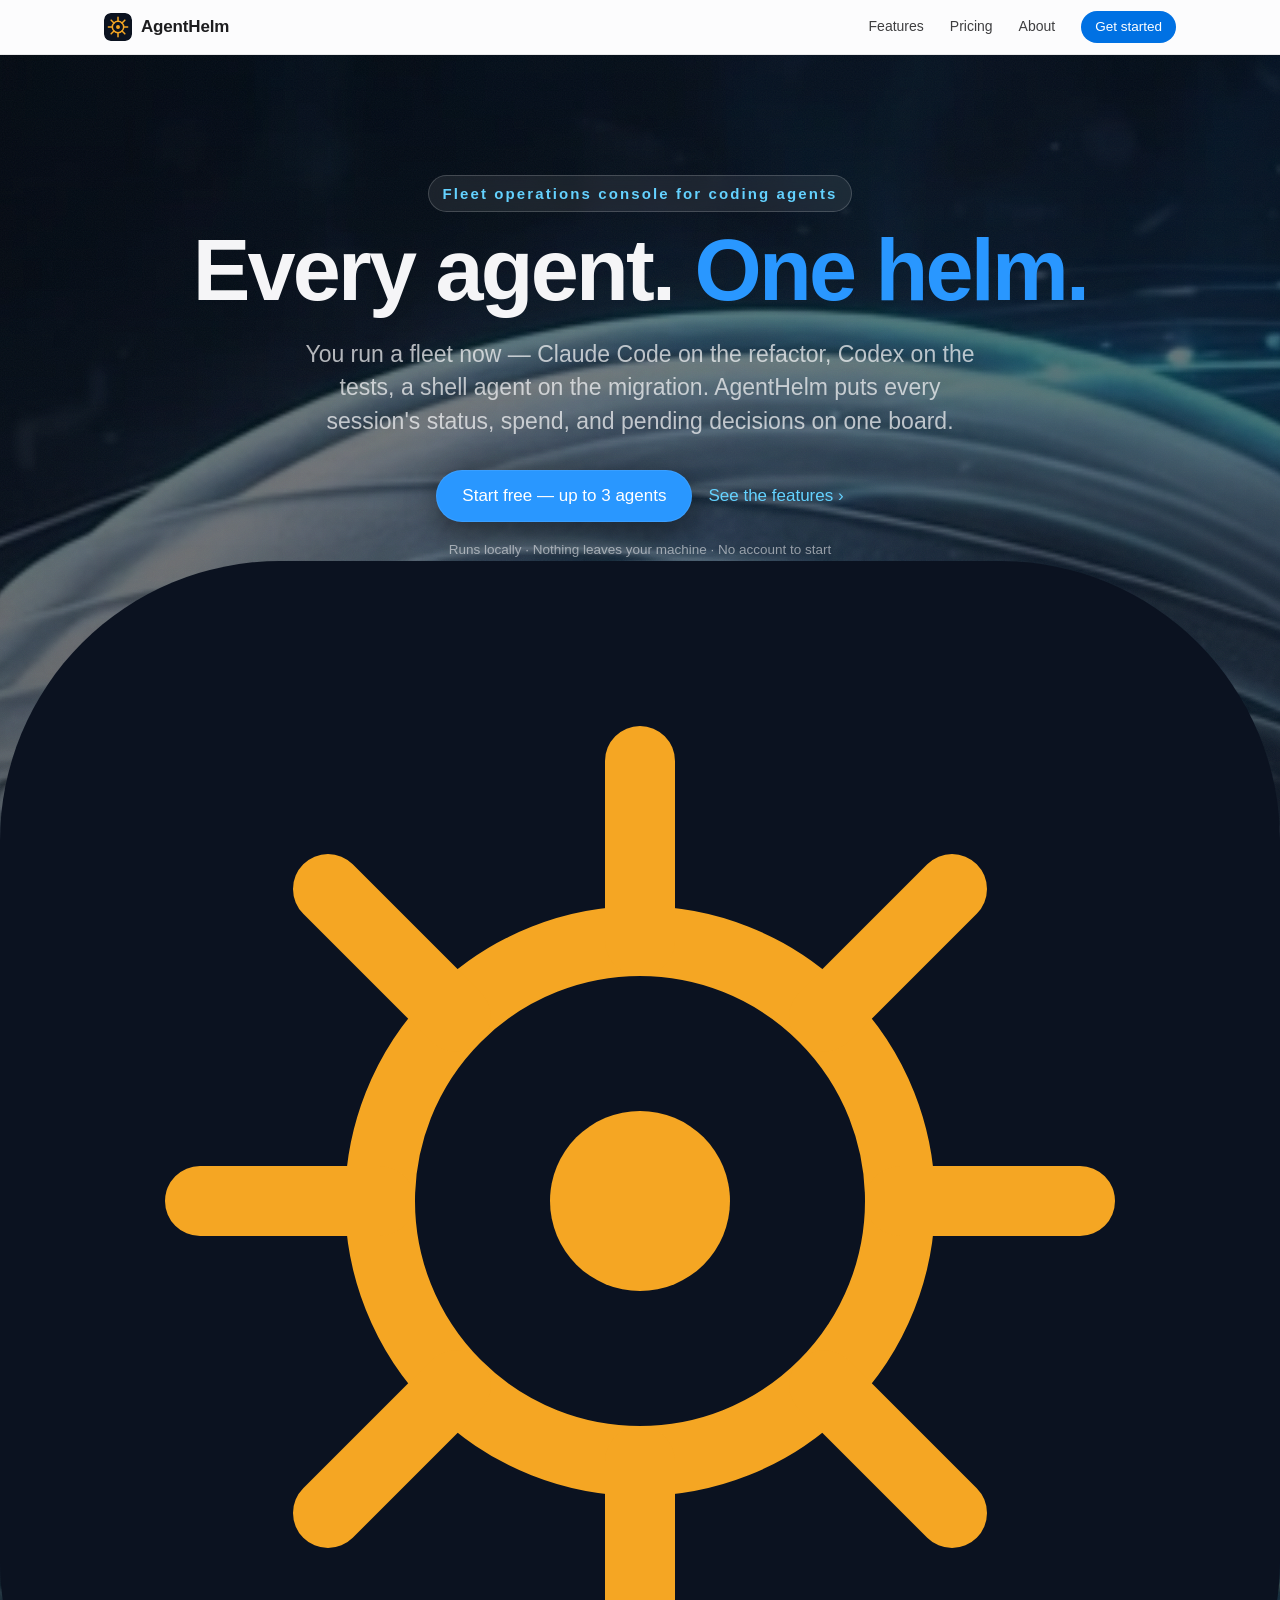
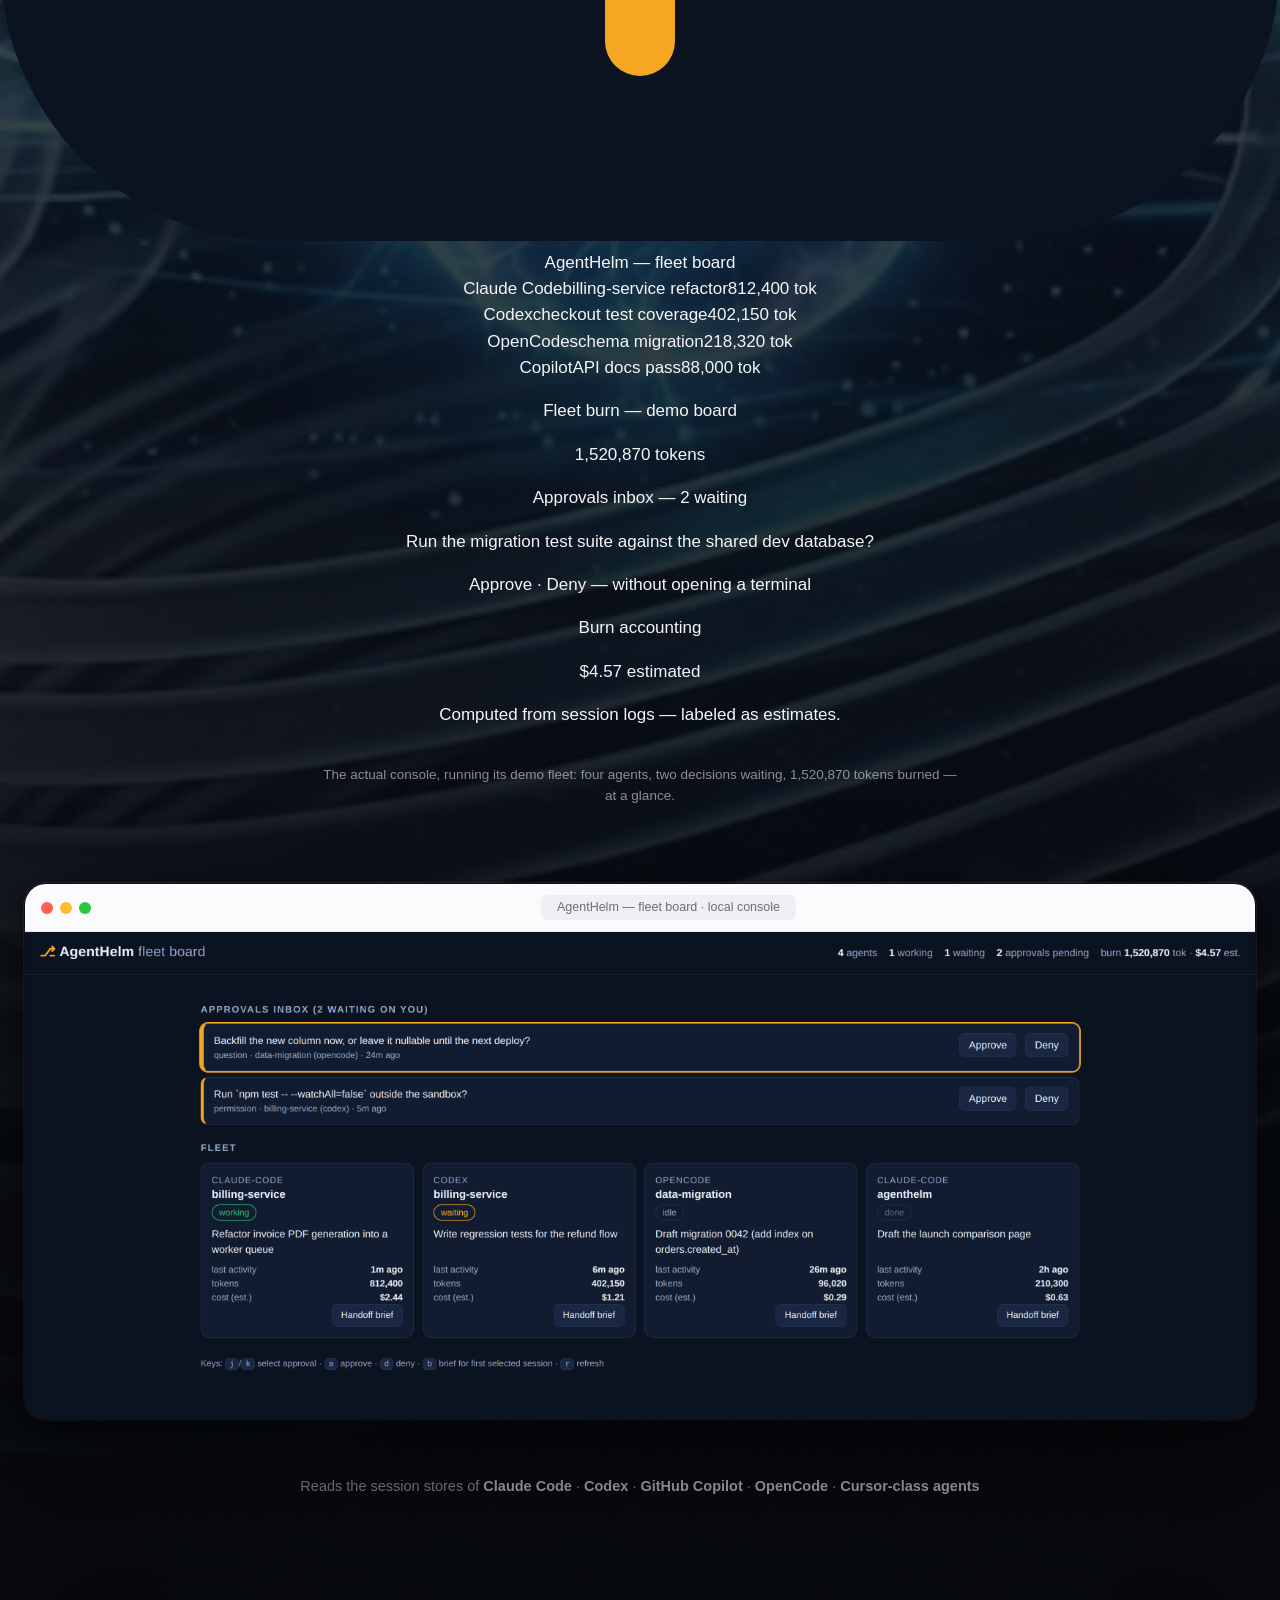
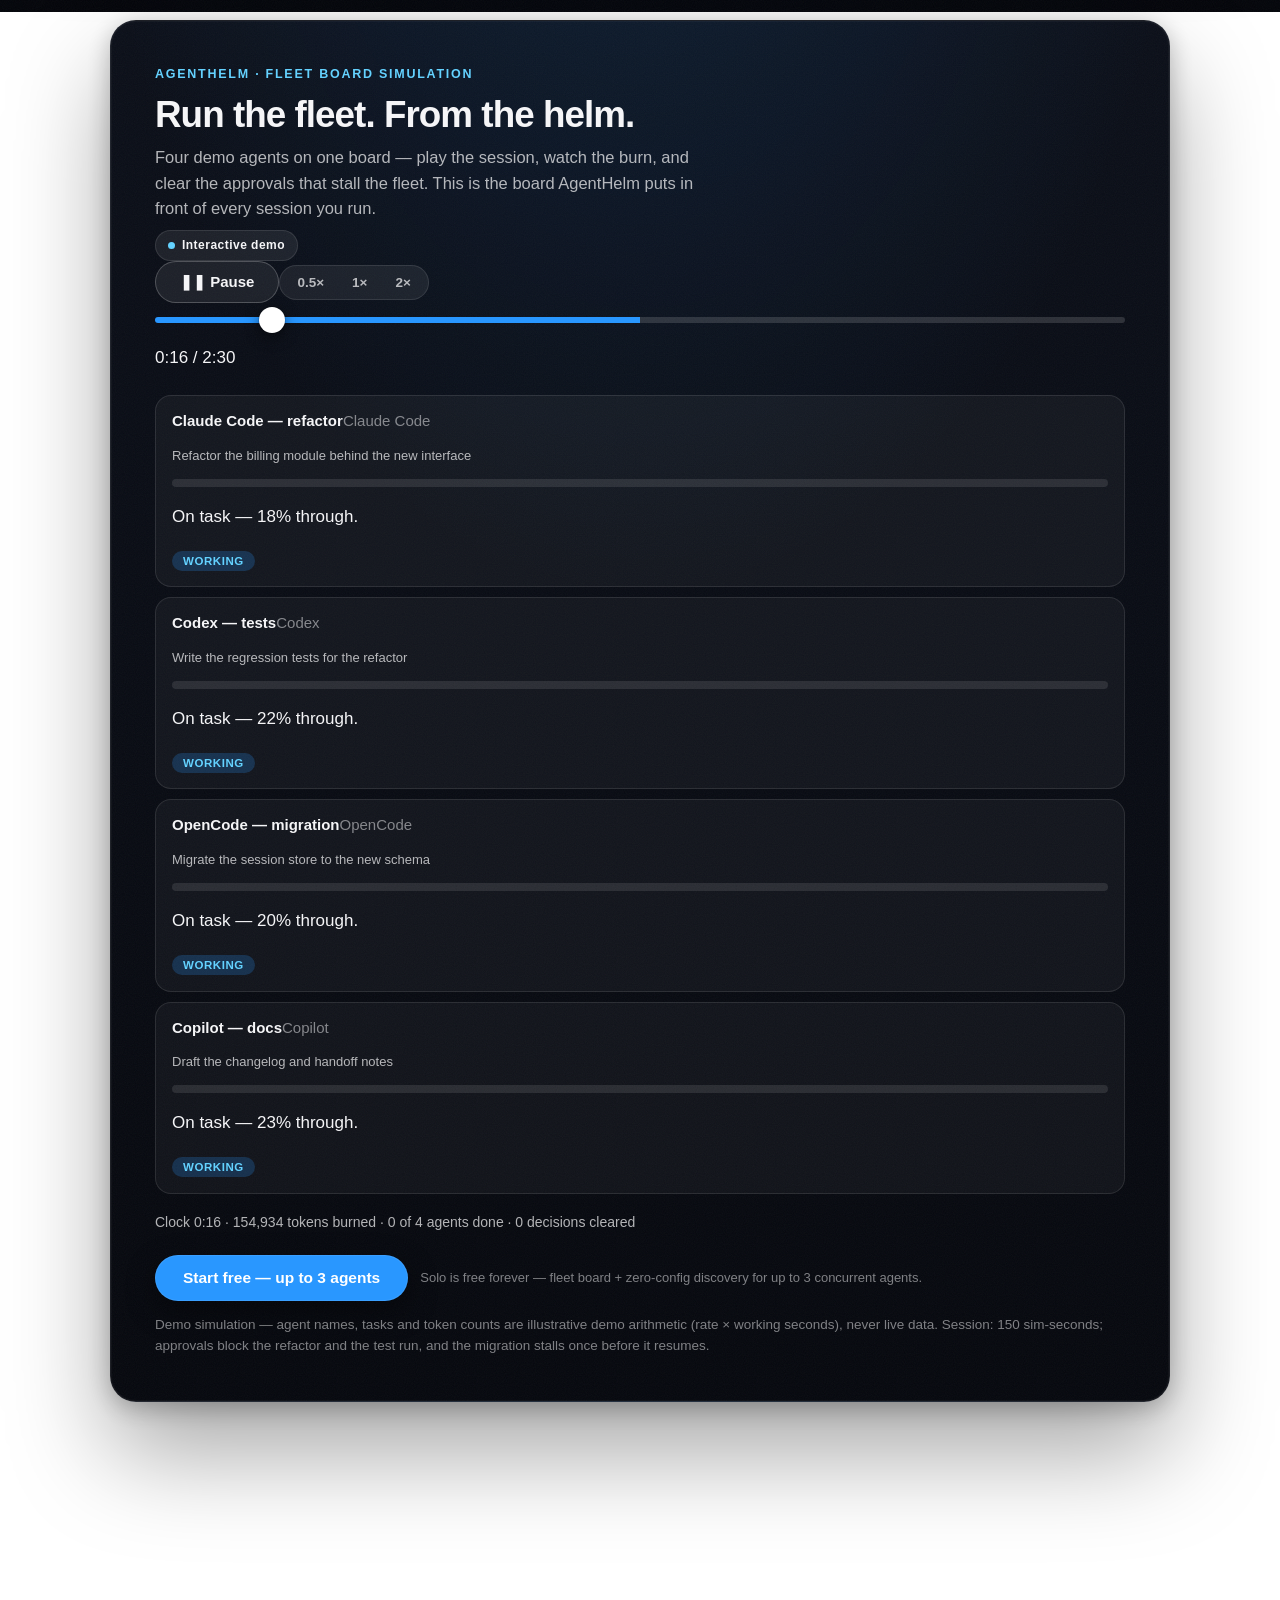
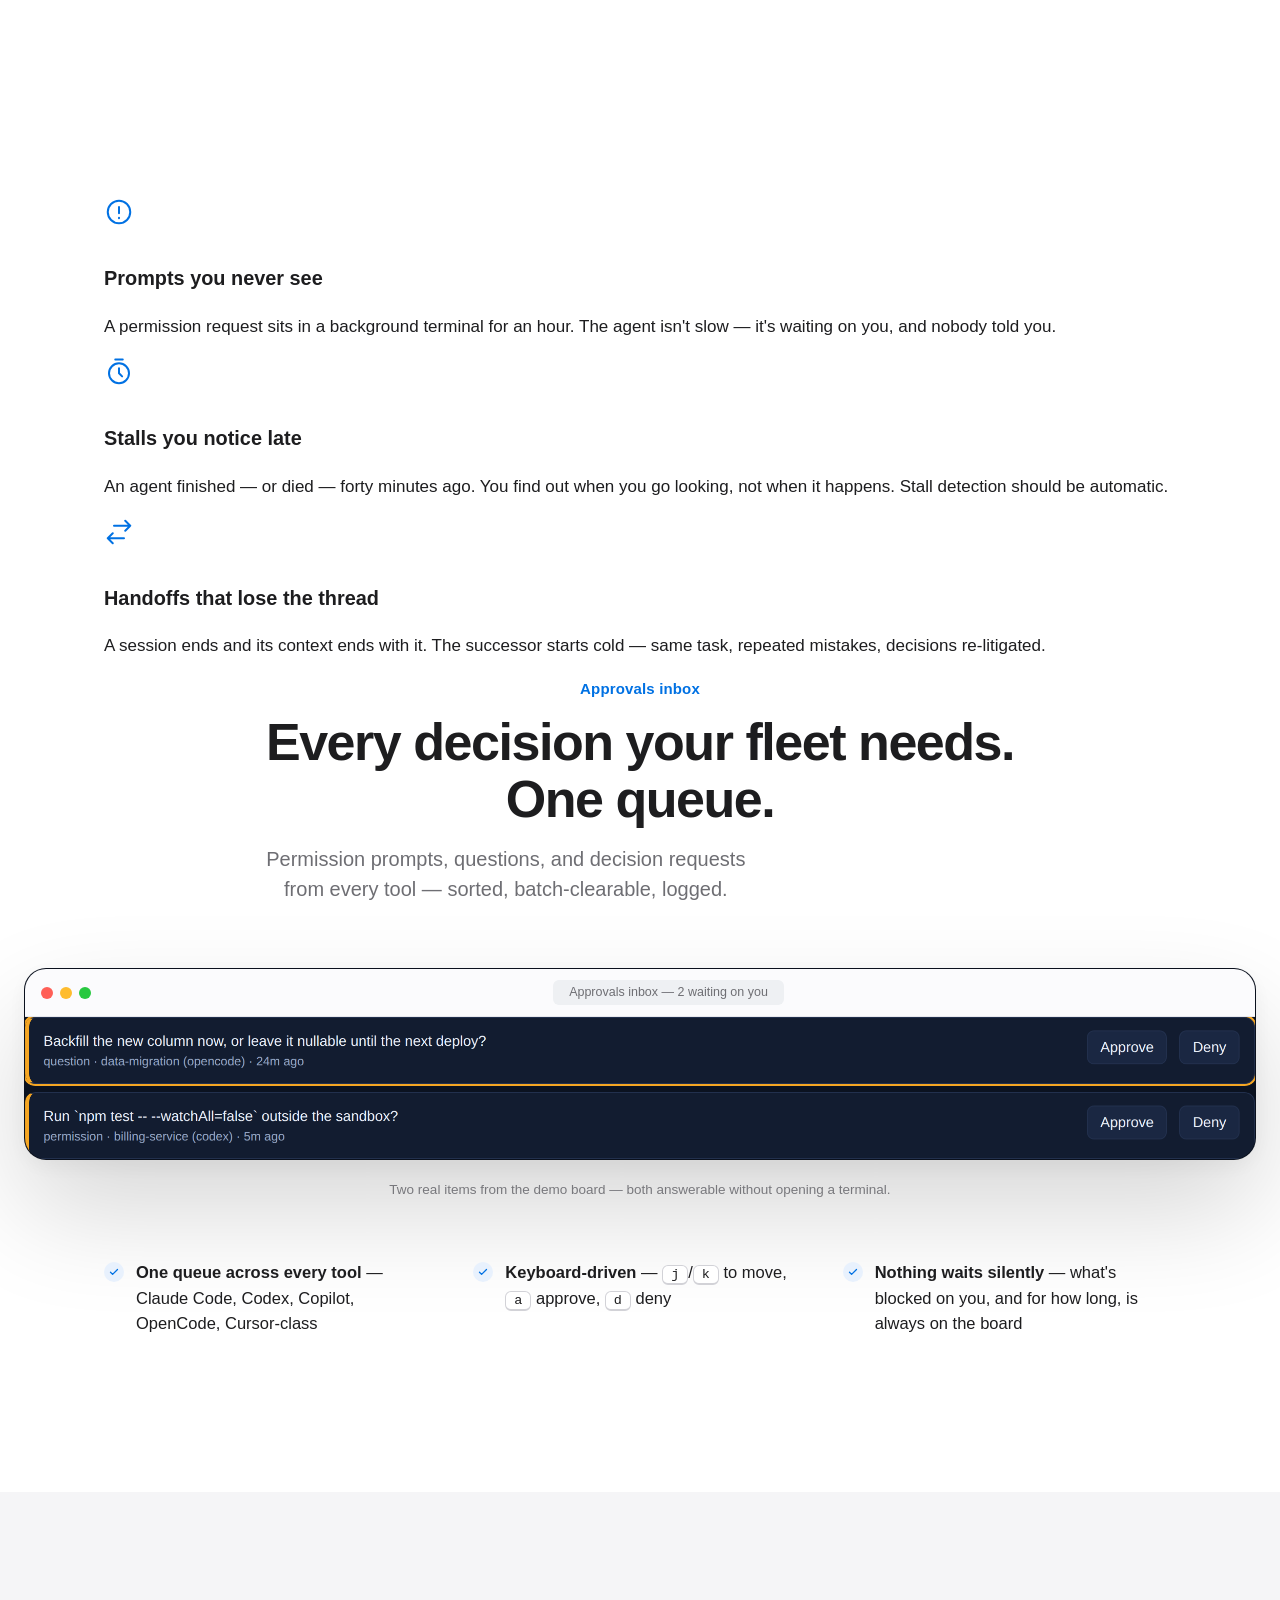
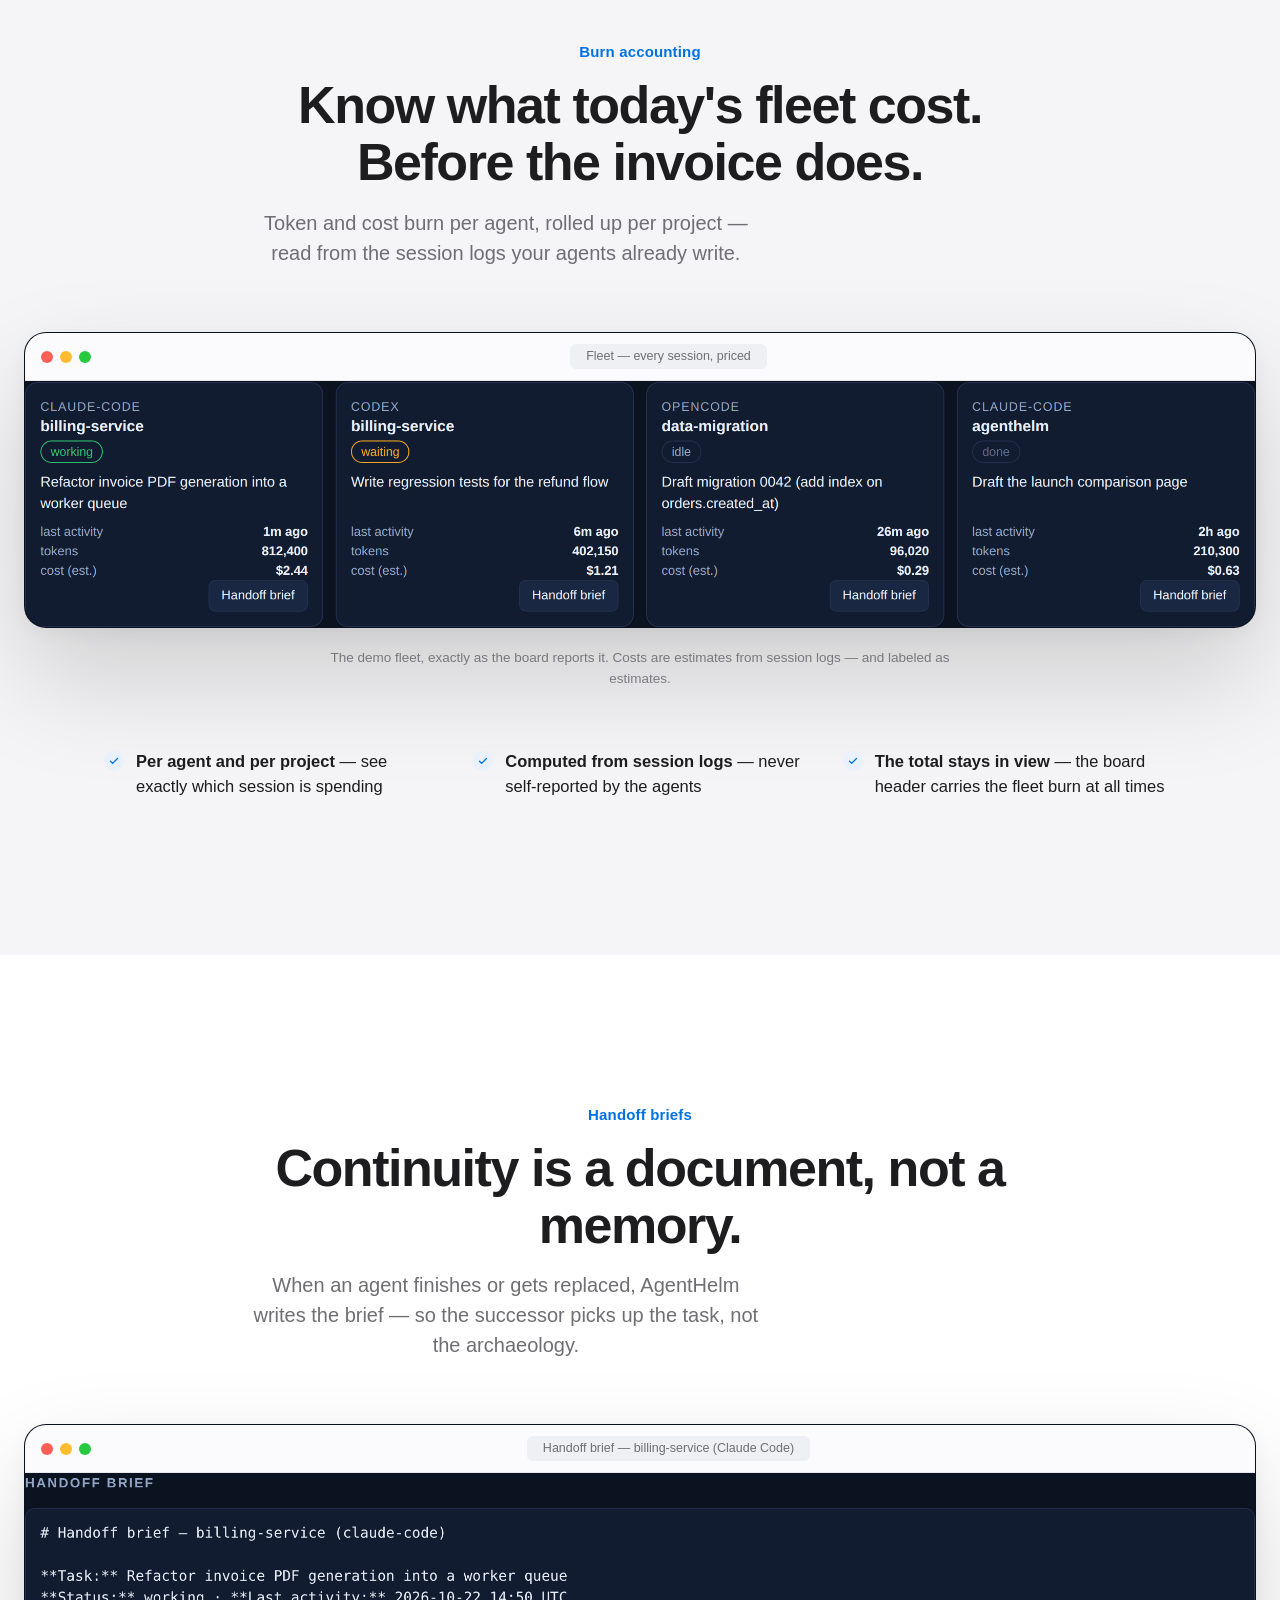
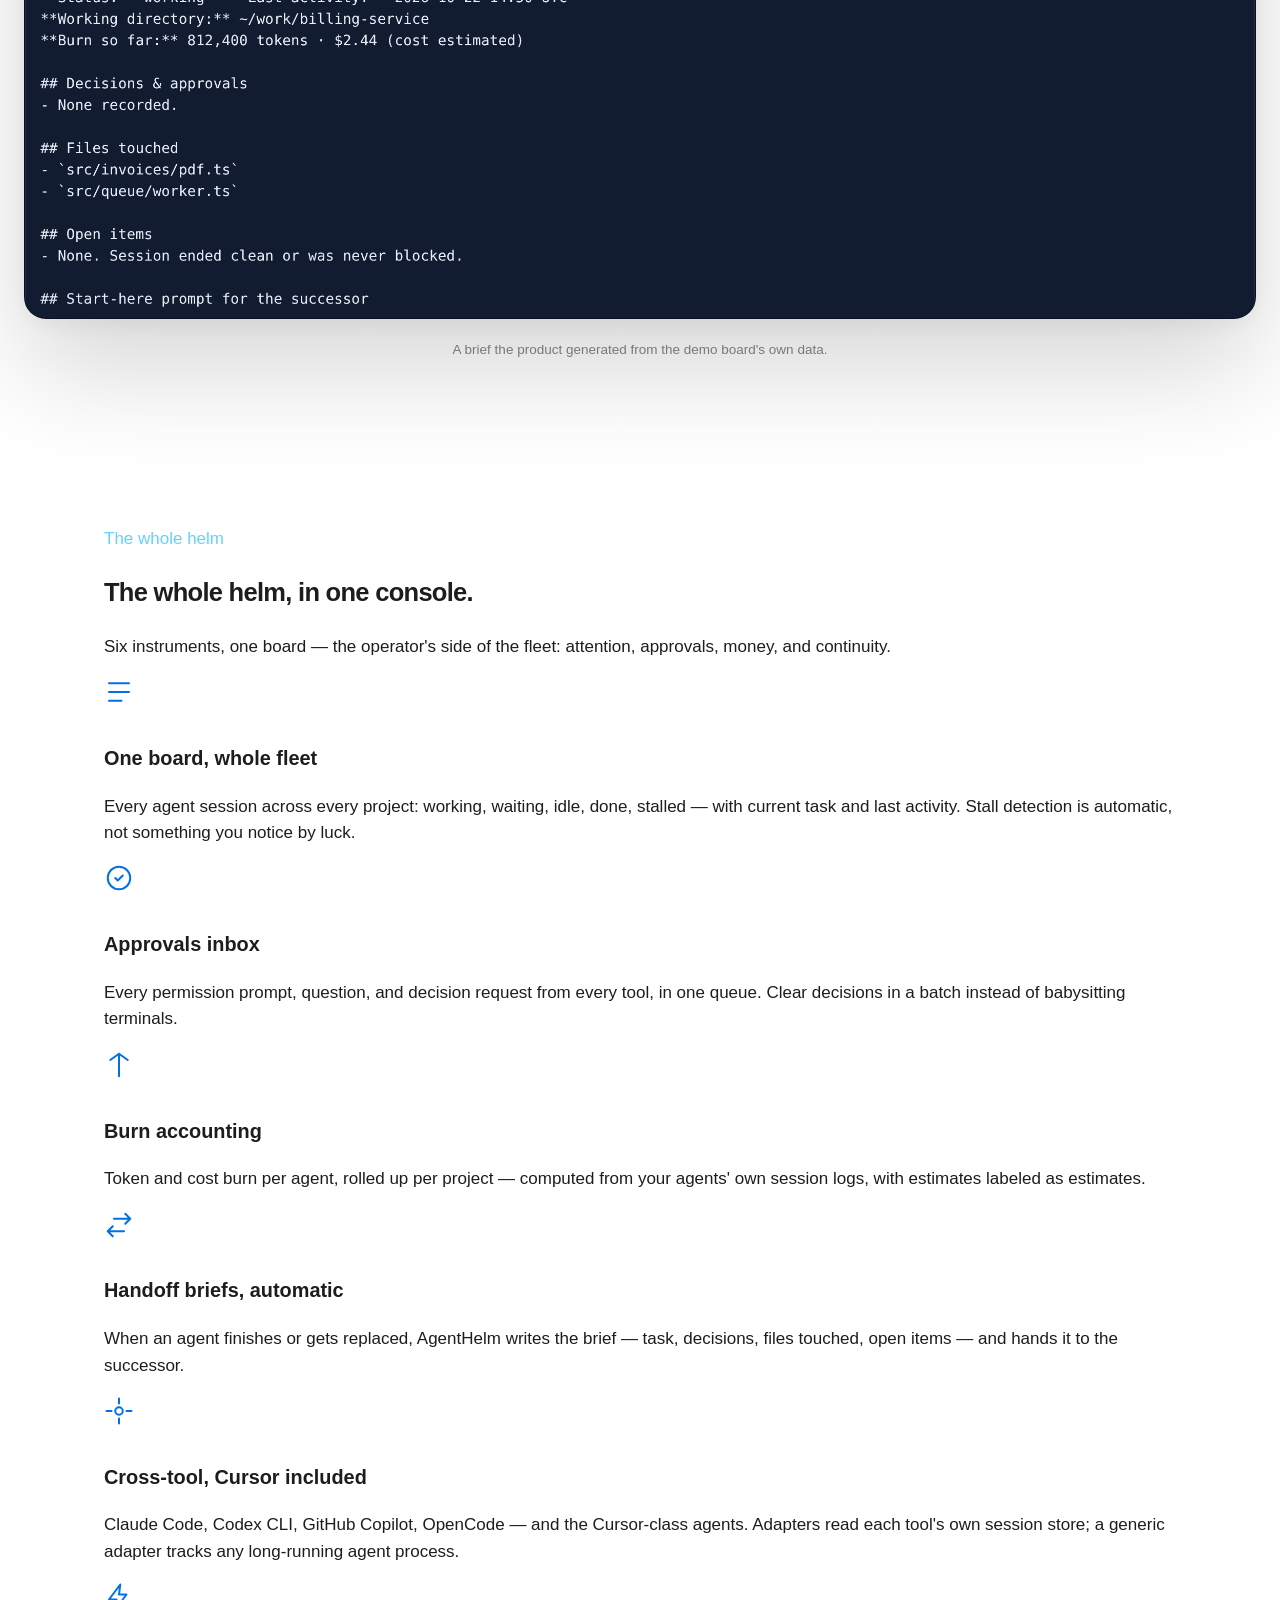
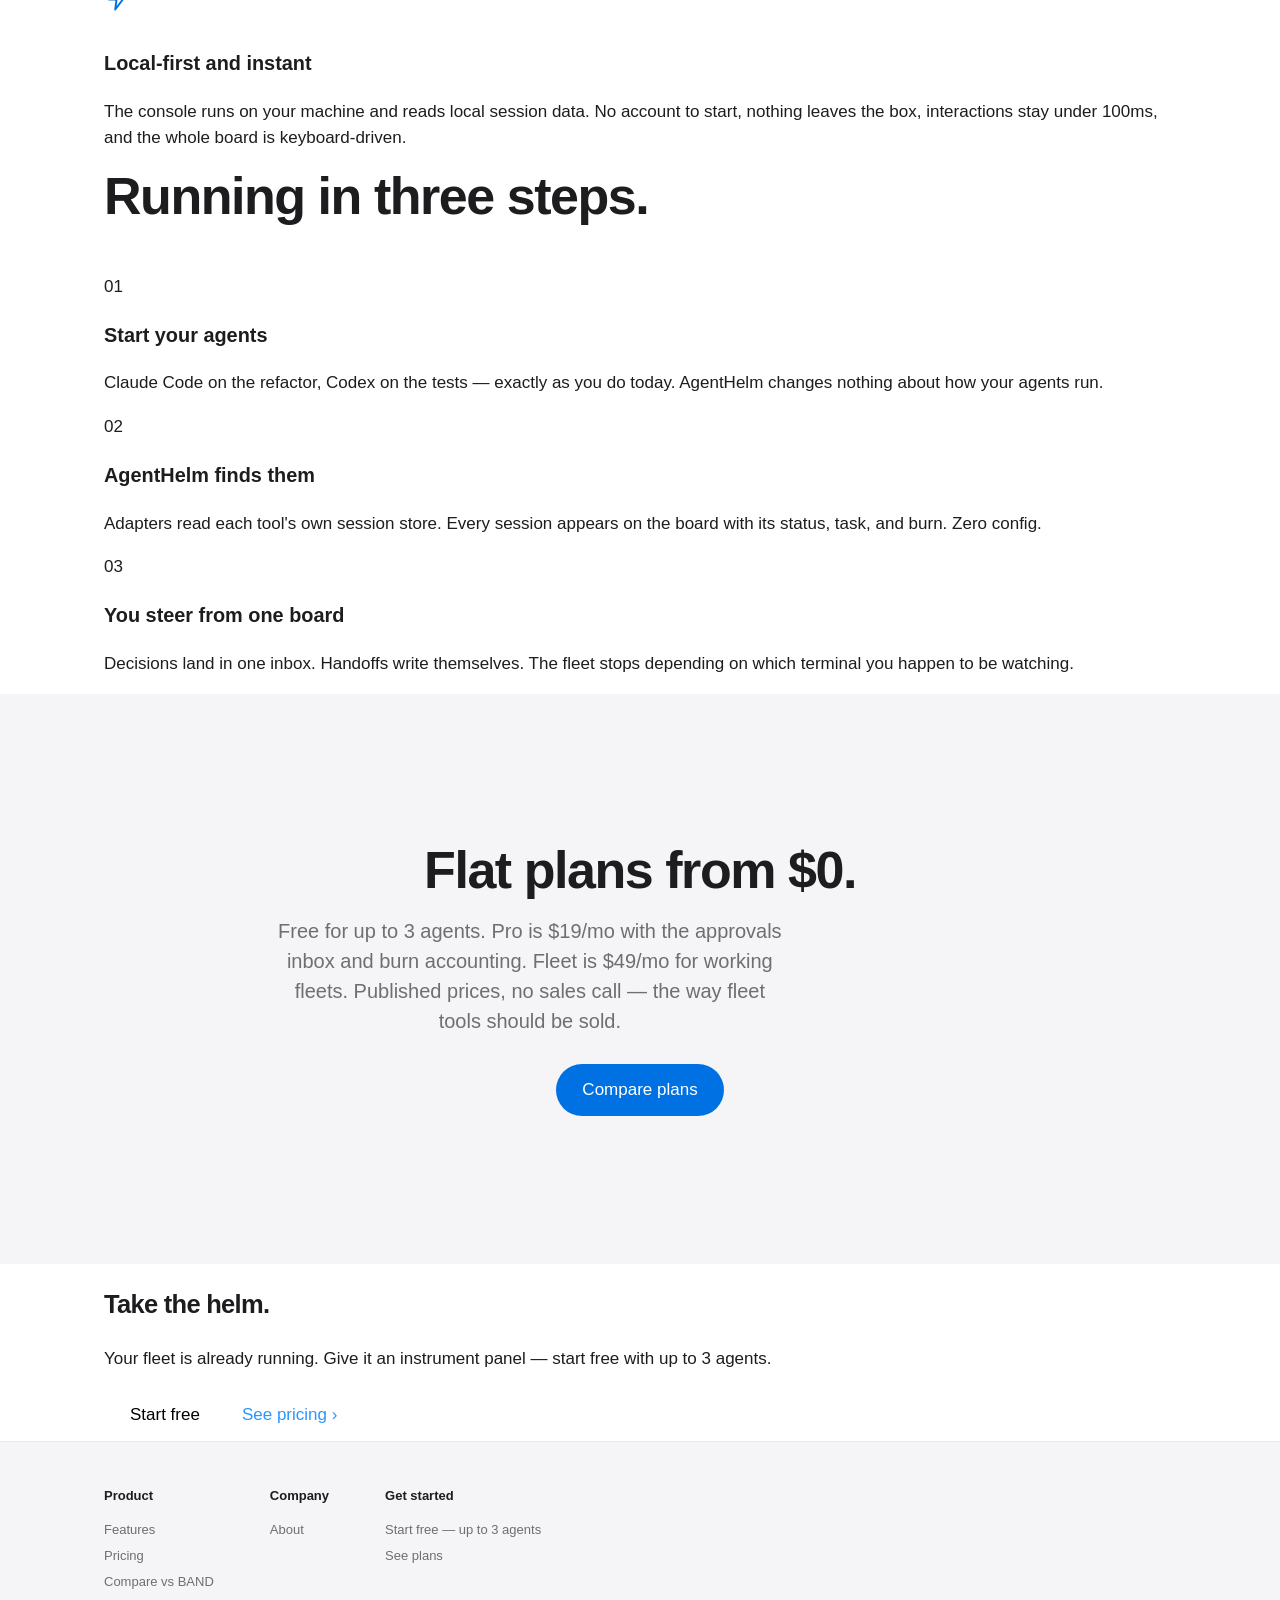
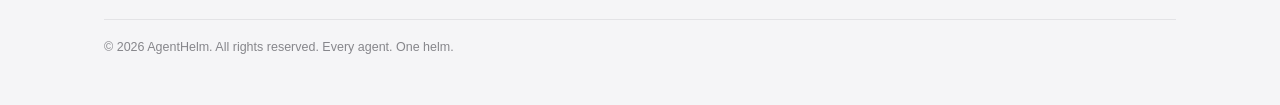
<file: index.html>
<!doctype html>
<html lang="en">
<head>
<meta charset="utf-8">
<meta name="viewport" content="width=device-width, initial-scale=1">
<title>AgentHelm — Every agent. One helm.</title>
<meta name="description" content="AgentHelm is the fleet operations console for coding agents: every agent session, its status, its spend, and every decision it needs — on one board, with one approvals inbox and automatic handoff briefs. Free for up to 3 agents.">
<meta property="og:title" content="AgentHelm — Every agent. One helm.">
<meta property="og:description" content="One board for every coding agent you run: status, burn, approvals, handoffs. Local-first, cross-tool, zero config.">
<meta property="og:type" content="website">
<meta property="og:url" content="https://agenthelm.lifeofmorr.com/">
<meta property="og:image" content="https://agenthelm.lifeofmorr.com/assets/logo.svg">
<meta name="theme-color" content="#fbfbfd">
<link rel="stylesheet" href="styles.css">
<link rel="icon" type="image/svg+xml" href="assets/logo.svg">
<link rel="stylesheet" href="cinematic/cinematic.css">
<link rel="stylesheet" href="cinematic/cine-interact.css">
</head>
<body>
<header class="site"><div class="wrap nav">
<a class="brand" href="index.html"><img src="assets/logo.svg" alt="AgentHelm logo" class="brand-logo">AgentHelm</a>
<nav class="links"><a href="features.html">Features</a><a href="pricing.html">Pricing</a><a href="about.html">About</a><a class="cta" href="pricing.html">Get started</a></nav>
</div></header>

<main>
<div class="hero hero-cine">
  <div class="wrap">
    <p class="eyebrow">Fleet operations console for coding agents</p>
    <h1>Every agent. <span class="hl">One helm.</span></h1>
    <p class="sub">You run a fleet now — Claude Code on the refactor, Codex on the tests, a shell agent on the migration. AgentHelm puts every session's status, spend, and pending decisions on one board.</p>
    <div class="btnrow">
      <a class="btn" href="pricing.html">Start free — up to 3 agents</a>
      <a class="link-arrow" href="features.html">See the features</a>
    </div>
    <p class="fineprint">Runs locally · Nothing leaves your machine · No account to start</p>
  </div>
  <div class="scene" aria-hidden="true">
    <div class="plx" data-depth="0.3"><div class="floor"></div></div>
    <div class="plx" data-depth="0.6">
      <div class="core">
        <div class="core-card">
          <div class="mark"><img src="assets/logo.svg" alt="">AgentHelm — fleet board</div>
          <div class="fleet-row"><span class="dotst work"></span><span class="who">Claude Code</span><span class="task">billing-service refactor</span><span class="burn">812,400 tok</span></div>
          <div class="fleet-row"><span class="dotst wait"></span><span class="who">Codex</span><span class="task">checkout test coverage</span><span class="burn">402,150 tok</span></div>
          <div class="fleet-row"><span class="dotst work"></span><span class="who">OpenCode</span><span class="task">schema migration</span><span class="burn">218,320 tok</span></div>
          <div class="fleet-row"><span class="dotst idle"></span><span class="who">Copilot</span><span class="task">API docs pass</span><span class="burn">88,000 tok</span></div>
          <p class="cap">Fleet burn — demo board</p>
          <p class="big">1,520,870 tokens</p>
          <div class="reflect"></div>
        </div>
      </div>
    </div>
    <div class="plx" data-depth="1">
      <div class="glass g-appr"><p class="g-cap">Approvals inbox — 2 waiting</p><p>Run the migration test suite against the shared dev database?</p><p>Approve · Deny — without opening a terminal</p></div>
      <div class="glass g-burn"><p class="g-cap">Burn accounting</p><p class="big">$4.57 estimated</p><p>Computed from session logs — labeled as estimates.</p></div>
    </div>
  </div>
  <div class="stage">
    <p class="shot-caption">The actual console, running its demo fleet: four agents, two decisions waiting, 1,520,870 tokens burned — at a glance.</p>
    <div class="window">
      <div class="window-bar"><span class="dot r"></span><span class="dot y"></span><span class="dot g"></span><span class="url">AgentHelm — fleet board · local console</span></div>
      <img src="assets/console-board.svg" alt="The AgentHelm fleet board, live from the product's demo: an approvals inbox with two decisions waiting, and four agent sessions across three projects showing status, current task, token burn and estimated cost" width="3360" height="1330">
    </div>
    <p class="toolstrip">Reads the session stores of <b>Claude Code</b> · <b>Codex</b> · <b>GitHub Copilot</b> · <b>OpenCode</b> · <b>Cursor-class agents</b></p>
  </div>
</div>
<section class="cine-mod-wrap"><div class="cine-mod" data-cine-mod="sim" style="--cine-accent:#2997ff;--cine-accent-2:#64d2ff"><noscript><div class="cmod-fallback"><p>Four demo agents on one board — play the session, watch the burn, and clear the approvals that stall the fleet. This is the board AgentHelm puts in front of every session you run.</p><p><a href="pricing.html">Start free — up to 3 agents</a></p></div></noscript><script type="application/json" class="cine-mod-config">{"agents": [{"blocks": [{"at": 0.367, "id": "approve-refactor", "label": "Approve the refactor approach"}], "id": "refactor", "name": "Claude Code \u2014 refactor", "rate": 3000, "task": "Refactor the billing module behind the new interface", "tool": "Claude Code", "work": 90}, {"blocks": [{"at": 0.54, "id": "approve-tests", "label": "Approve the test plan"}], "id": "tests", "name": "Codex \u2014 tests", "rate": 2400, "task": "Write the regression tests for the refactor", "tool": "Codex", "work": 75}, {"blocks": [{"at": 0.95, "id": "approve-migration", "label": "Approve the migrated schema"}], "id": "migration", "name": "OpenCode \u2014 migration", "rate": 2625, "stall": {"at": 0.825, "dur": 14}, "task": "Migrate the session store to the new schema", "tool": "OpenCode", "work": 80}, {"id": "docs", "name": "Copilot \u2014 docs", "rate": 1500, "task": "Draft the changelog and handoff notes", "tool": "Copilot", "work": 70}], "cta": {"href": "pricing.html", "label": "Start free \u2014 up to 3 agents", "note": "Solo is free forever \u2014 fleet board + zero-config discovery for up to 3 concurrent agents."}, "demoNote": "Demo simulation \u2014 agent names, tasks and token counts are illustrative demo arithmetic (rate \u00d7 working seconds), never live data. Session: 150 sim-seconds; approvals block the refactor and the test run, and the migration stalls once before it resumes.", "duration": 150, "eyebrow": "AgentHelm \u00b7 Fleet board simulation", "intro": "Four demo agents on one board \u2014 play the session, watch the burn, and clear the approvals that stall the fleet. This is the board AgentHelm puts in front of every session you run.", "title": "Run the fleet. From the helm."}</script></div></section>
<script src="cinematic/sim.js" defer></script>


<section class="cine-sec alt">
  <div class="wrap">
    <div class="sec-head rv">
      <h2 class="sec-title" style="text-align:left;font-size:clamp(34px,4.8vw,52px)">Fleets don't break down in the coding.<br>They break down in your attention.</h2>
      <p class="lead" style="text-align:left;margin-left:0">The agents are fast. The bottleneck is the human switching between terminals, catching stalls late, and hand-carrying context from one session to the next.</p>
    </div>
    <div class="grid">
      <div class="tile tilt rv"><span class="icon-chip" aria-hidden="true"><svg viewBox="0 0 24 24"><path d="M12 8v5M12 16.5v.5"/><circle cx="12" cy="12" r="9"/></svg></span><h3>Prompts you never see</h3><p>A permission request sits in a background terminal for an hour. The agent isn't slow — it's waiting on you, and nobody told you.</p></div>
      <div class="tile tilt rv" style="--d:.08s"><span class="icon-chip" aria-hidden="true"><svg viewBox="0 0 24 24"><circle cx="12" cy="13" r="8"/><path d="M12 9v4l2.5 2.5M9 2h6"/></svg></span><h3>Stalls you notice late</h3><p>An agent finished — or died — forty minutes ago. You find out when you go looking, not when it happens. Stall detection should be automatic.</p></div>
      <div class="tile tilt rv" style="--d:.16s"><span class="icon-chip" aria-hidden="true"><svg viewBox="0 0 24 24"><path d="M8 7h13M17 3l4 4-4 4M16 17H3M7 13l-4 4 4 4"/></svg></span><h3>Handoffs that lose the thread</h3><p>A session ends and its context ends with it. The successor starts cold — same task, repeated mistakes, decisions re-litigated.</p></div>
    </div>
  </div>
</section>



<section class="block feature" style="padding-top:0">
  <div class="wrap">
    <div class="sec-head rv">
      <p class="eyebrow">Approvals inbox</p>
      <h2>Every decision your fleet needs. One queue.</h2>
      <p class="lead">Permission prompts, questions, and decision requests from every tool — sorted, batch-clearable, logged.</p>
    </div>
  </div>
  <div class="stage rv">
    <div class="window">
      <div class="window-bar"><span class="dot r"></span><span class="dot y"></span><span class="dot g"></span><span class="url">Approvals inbox — 2 waiting on you</span></div>
      <img src="assets/console-approvals.svg" alt="The AgentHelm approvals inbox: two pending decisions — a question from an OpenCode migration agent and a permission request from a Codex test agent — each with Approve and Deny actions" width="2400" height="276">
    </div>
    <p class="shot-caption">Two real items from the demo board — both answerable without opening a terminal.</p>
  </div>
  <div class="wrap">
    <ul class="checks tri rv">
      <li><b>One queue across every tool</b> — Claude Code, Codex, Copilot, OpenCode, Cursor-class</li>
      <li><b>Keyboard-driven</b> — <kbd>j</kbd>/<kbd>k</kbd> to move, <kbd>a</kbd> approve, <kbd>d</kbd> deny</li>
      <li><b>Nothing waits silently</b> — what's blocked on you, and for how long, is always on the board</li>
    </ul>
  </div>
</section>

<section class="block alt feature">
  <div class="wrap">
    <div class="sec-head rv">
      <p class="eyebrow">Burn accounting</p>
      <h2>Know what today's fleet cost. Before the invoice does.</h2>
      <p class="lead">Token and cost burn per agent, rolled up per project — read from the session logs your agents already write.</p>
    </div>
  </div>
  <div class="stage rv">
    <div class="window">
      <div class="window-bar"><span class="dot r"></span><span class="dot y"></span><span class="dot g"></span><span class="url">Fleet — every session, priced</span></div>
      <img src="assets/console-fleet.svg" alt="Four AgentHelm fleet cards showing tool, project, status, current task, last activity, token burn and estimated cost for each agent session — 812,400 tokens on the top session, $4.57 across the fleet" width="2400" height="480">
    </div>
    <p class="shot-caption">The demo fleet, exactly as the board reports it. Costs are estimates from session logs — and labeled as estimates.</p>
  </div>
  <div class="wrap">
    <ul class="checks tri rv">
      <li><b>Per agent and per project</b> — see exactly which session is spending</li>
      <li><b>Computed from session logs</b> — never self-reported by the agents</li>
      <li><b>The total stays in view</b> — the board header carries the fleet burn at all times</li>
    </ul>
  </div>
</section>

<section class="block feature">
  <div class="wrap">
    <div class="sec-head rv">
      <p class="eyebrow">Handoff briefs</p>
      <h2>Continuity is a document, not a memory.</h2>
      <p class="lead">When an agent finishes or gets replaced, AgentHelm writes the brief — so the successor picks up the task, not the archaeology.</p>
    </div>
  </div>
  <div class="stage rv">
    <div class="window">
      <div class="window-bar"><span class="dot r"></span><span class="dot y"></span><span class="dot g"></span><span class="url">Handoff brief — billing-service (Claude Code)</span></div>
      <img src="assets/console-brief.svg" alt="An AgentHelm handoff brief generated from a real demo session: task, status, burn so far, files touched, open items, and a start-here prompt for the successor agent" width="2400" height="868">
    </div>
    <p class="shot-caption">A brief the product generated from the demo board's own data.</p>
  </div>
</section>

<section class="showcase">
  <div class="wrap">
    <p class="eyebrow-c rv" style="color:#64d2ff">The whole helm</p>
    <h2 class="sec-title rv">The whole helm, in one console.</h2>
    <p class="lead-c rv">Six instruments, one board — the operator's side of the fleet: attention, approvals, money, and continuity.</p>
    <div class="grid">
      <div class="tile tilt rv"><span class="icon-chip" aria-hidden="true"><svg viewBox="0 0 24 24"><path d="M4 5h16M4 12h16M4 19h10"/></svg></span><h3>One board, whole fleet</h3><p>Every agent session across every project: working, waiting, idle, done, stalled — with current task and last activity. Stall detection is automatic, not something you notice by luck.</p></div>
      <div class="tile tilt rv" style="--d:.08s"><span class="icon-chip" aria-hidden="true"><svg viewBox="0 0 24 24"><path d="M9 12l2 2 4-4"/><circle cx="12" cy="12" r="9"/></svg></span><h3>Approvals inbox</h3><p>Every permission prompt, question, and decision request from every tool, in one queue. Clear decisions in a batch instead of babysitting terminals.</p></div>
      <div class="tile tilt rv" style="--d:.16s"><span class="icon-chip" aria-hidden="true"><svg viewBox="0 0 24 24"><path d="M12 3v18M5 8l7-5 7 5"/></svg></span><h3>Burn accounting</h3><p>Token and cost burn per agent, rolled up per project — computed from your agents' own session logs, with estimates labeled as estimates.</p></div>
      <div class="tile tilt rv"><span class="icon-chip" aria-hidden="true"><svg viewBox="0 0 24 24"><path d="M8 7h13M17 3l4 4-4 4M16 17H3M7 13l-4 4 4 4"/></svg></span><h3>Handoff briefs, automatic</h3><p>When an agent finishes or gets replaced, AgentHelm writes the brief — task, decisions, files touched, open items — and hands it to the successor.</p></div>
      <div class="tile tilt rv" style="--d:.08s"><span class="icon-chip" aria-hidden="true"><svg viewBox="0 0 24 24"><circle cx="12" cy="12" r="3"/><path d="M12 2v4M12 18v4M2 12h4M18 12h4"/></svg></span><h3>Cross-tool, Cursor included</h3><p>Claude Code, Codex CLI, GitHub Copilot, OpenCode — and the Cursor-class agents. Adapters read each tool's own session store; a generic adapter tracks any long-running agent process.</p></div>
      <div class="tile tilt rv" style="--d:.16s"><span class="icon-chip" aria-hidden="true"><svg viewBox="0 0 24 24"><path d="M13 2L4 14h6l-1 8 9-12h-6z"/></svg></span><h3>Local-first and instant</h3><p>The console runs on your machine and reads local session data. No account to start, nothing leaves the box, interactions stay under 100ms, and the whole board is keyboard-driven.</p></div>
    </div>
  </div>
</section>

<section class="cine-sec">
  <div class="wrap">
    <div class="sec-head left rv">
      <h2>Running in three steps.</h2>
    </div>
    <div class="strip rv">
      <div class="frame"><p class="n">01</p><h3>Start your agents</h3><p>Claude Code on the refactor, Codex on the tests — exactly as you do today. AgentHelm changes nothing about how your agents run.</p></div>
      <div class="frame"><p class="n">02</p><h3>AgentHelm finds them</h3><p>Adapters read each tool's own session store. Every session appears on the board with its status, task, and burn. Zero config.</p></div>
      <div class="frame"><p class="n">03</p><h3>You steer from one board</h3><p>Decisions land in one inbox. Handoffs write themselves. The fleet stops depending on which terminal you happen to be watching.</p></div>
    </div>
  </div>
</section>

<section class="block alt">
  <div class="wrap sec-head rv" style="margin-bottom:0">
    <h2>Flat plans from $0.</h2>
    <p class="lead">Free for up to 3 agents. Pro is $19/mo with the approvals inbox and burn accounting. Fleet is $49/mo for working fleets. Published prices, no sales call — the way fleet tools should be sold.</p>
    <div class="btnrow" style="justify-content:center;margin-top:28px"><a class="btn" href="pricing.html">Compare plans</a></div>
  </div>
</section>

<section class="final">
  <div class="wrap rv">
    <h2>Take the helm.</h2>
    <p>Your fleet is already running. Give it an instrument panel — start free with up to 3 agents.</p>
    <div class="btnrow"><a class="btn white" href="pricing.html">Start free</a><a class="link-arrow" href="pricing.html" style="color:#2997ff">See pricing</a></div>
  </div>
</section>
</main>

<footer class="site"><div class="wrap">
<div class="cols">
  <div class="col"><h5>Product</h5><a href="features.html">Features</a><a href="pricing.html">Pricing</a><a href="features.html">Compare vs BAND</a></div>
  <div class="col"><h5>Company</h5><a href="about.html">About</a></div>
  <div class="col"><h5>Get started</h5><a href="pricing.html">Start free — up to 3 agents</a><a href="pricing.html">See plans</a></div>
</div>
<p class="small">© 2026 AgentHelm. All rights reserved. Every agent. One helm.</p>
</div></footer>

<script src="cinematic/cinematic.js" defer data-hero="assets/hero-cine.svg" data-accent="#2997ff" data-accent-2="#64d2ff" data-pos="center"></script>
</body>
</html>
</file>
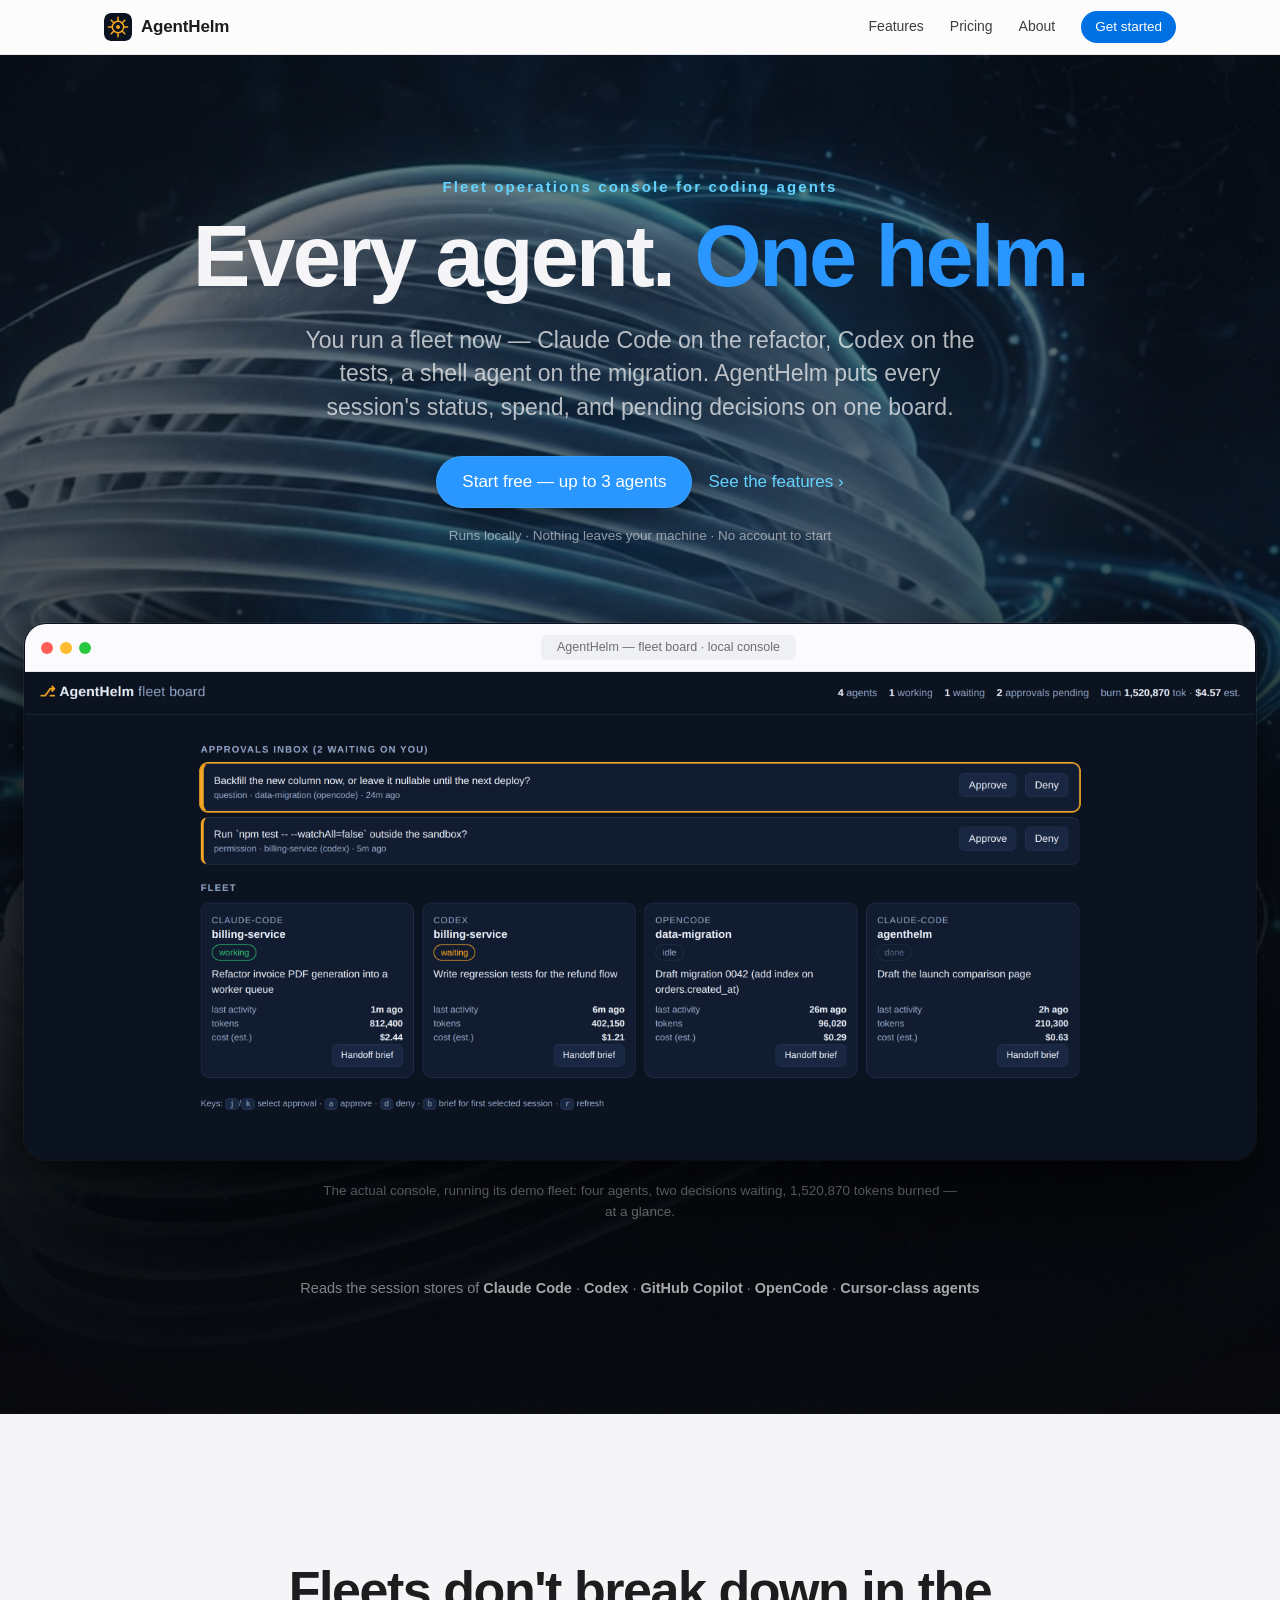
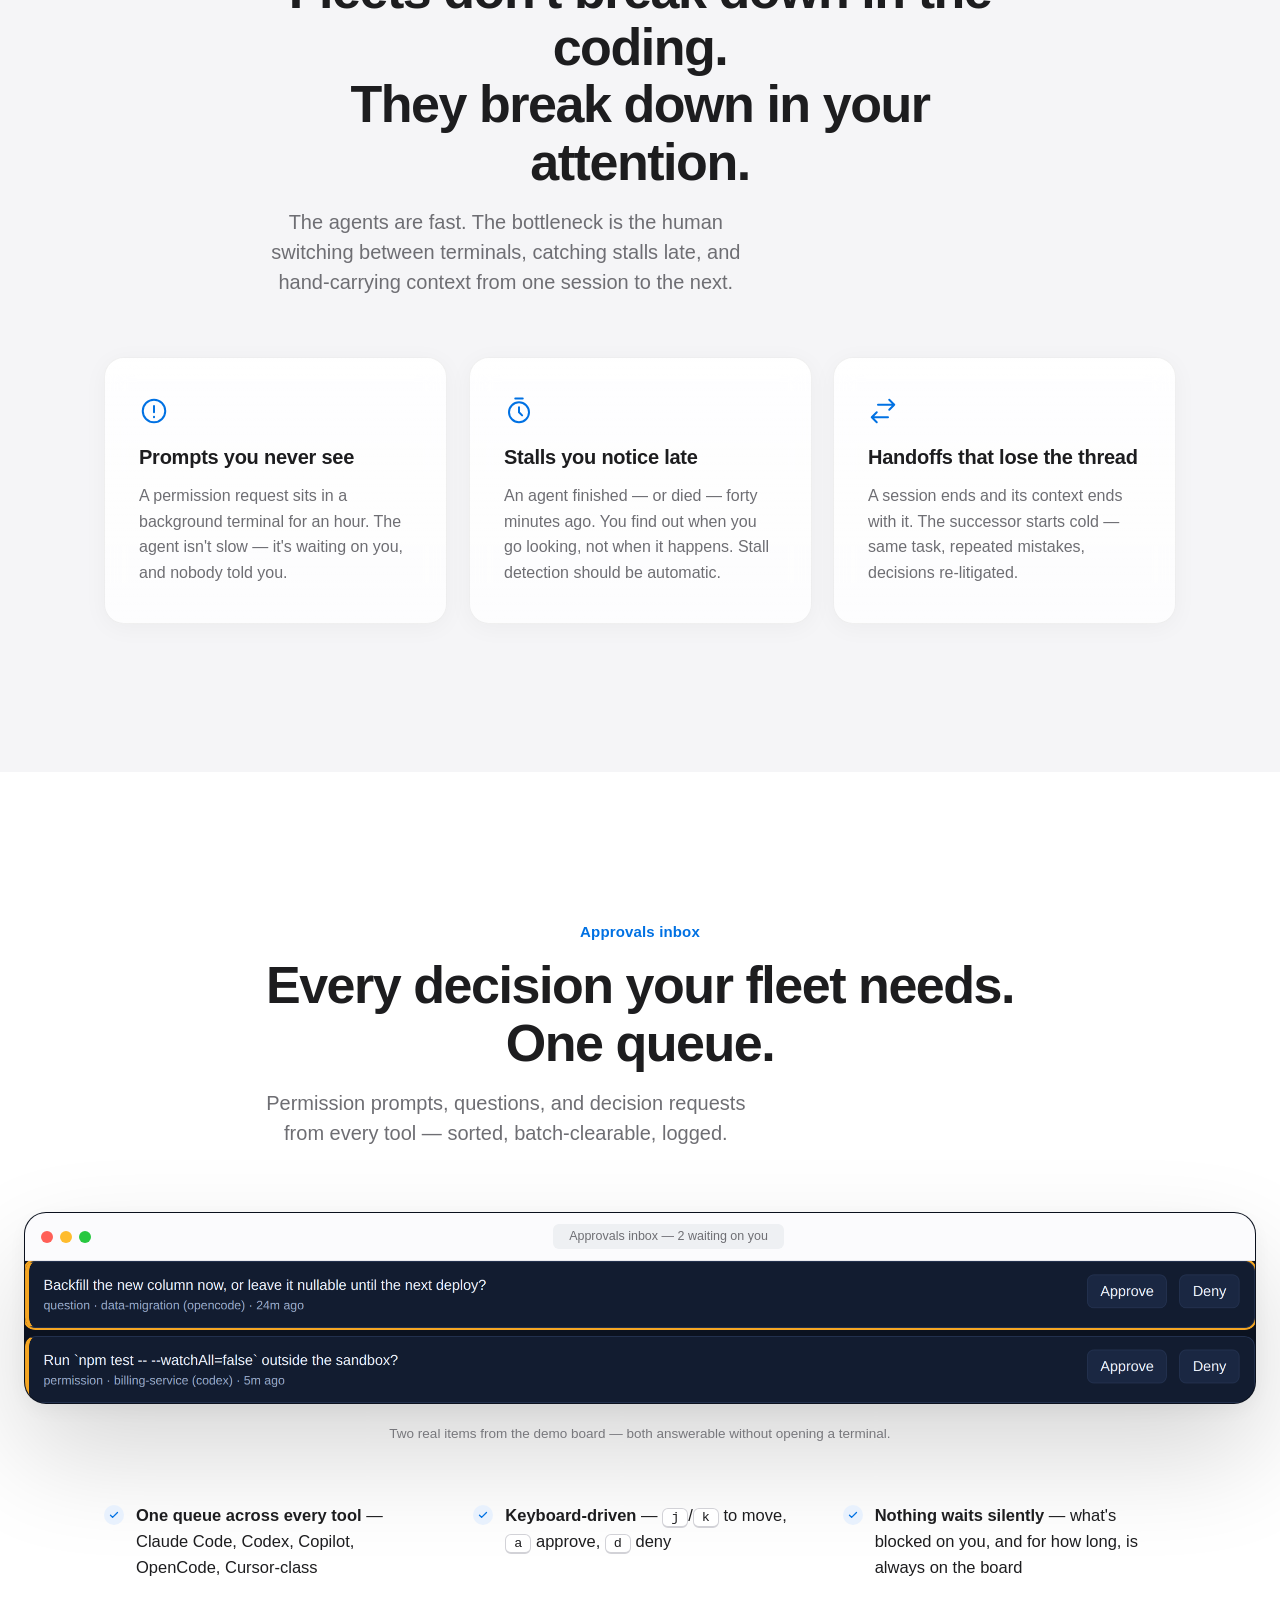
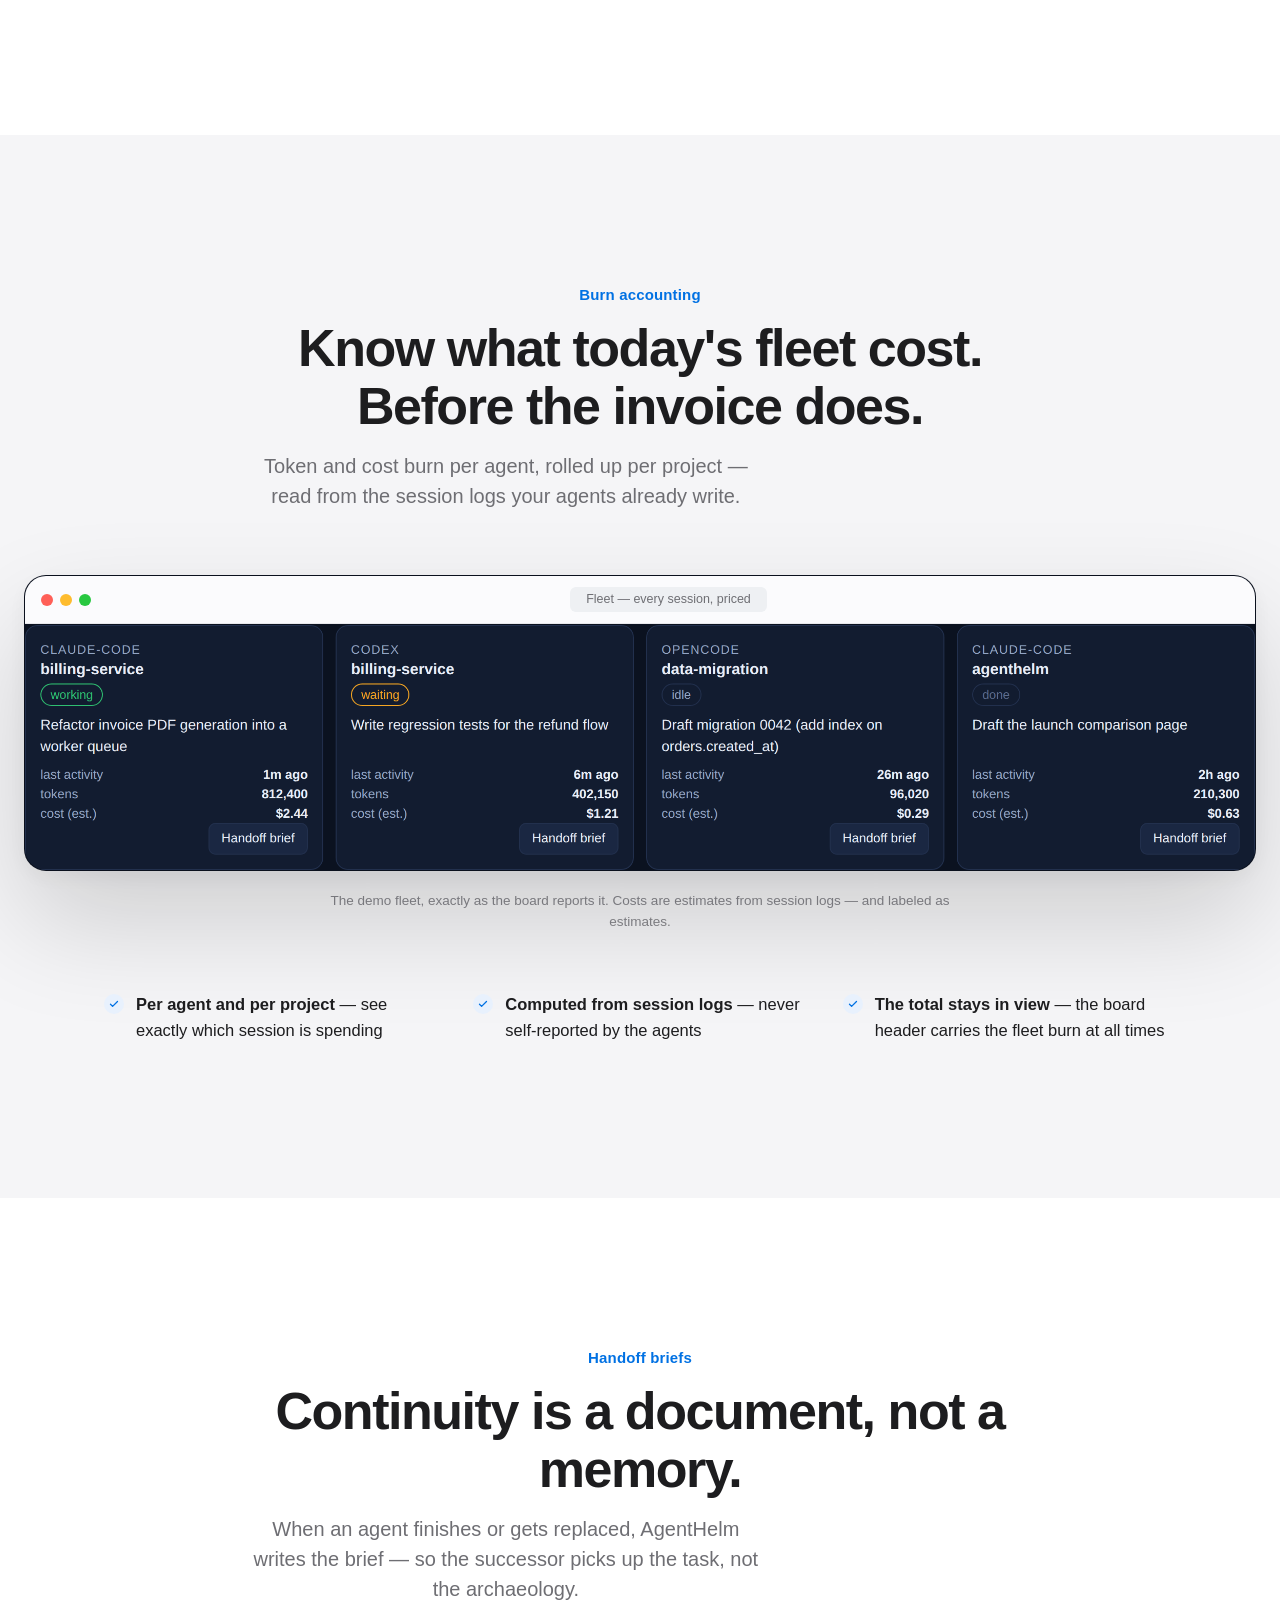
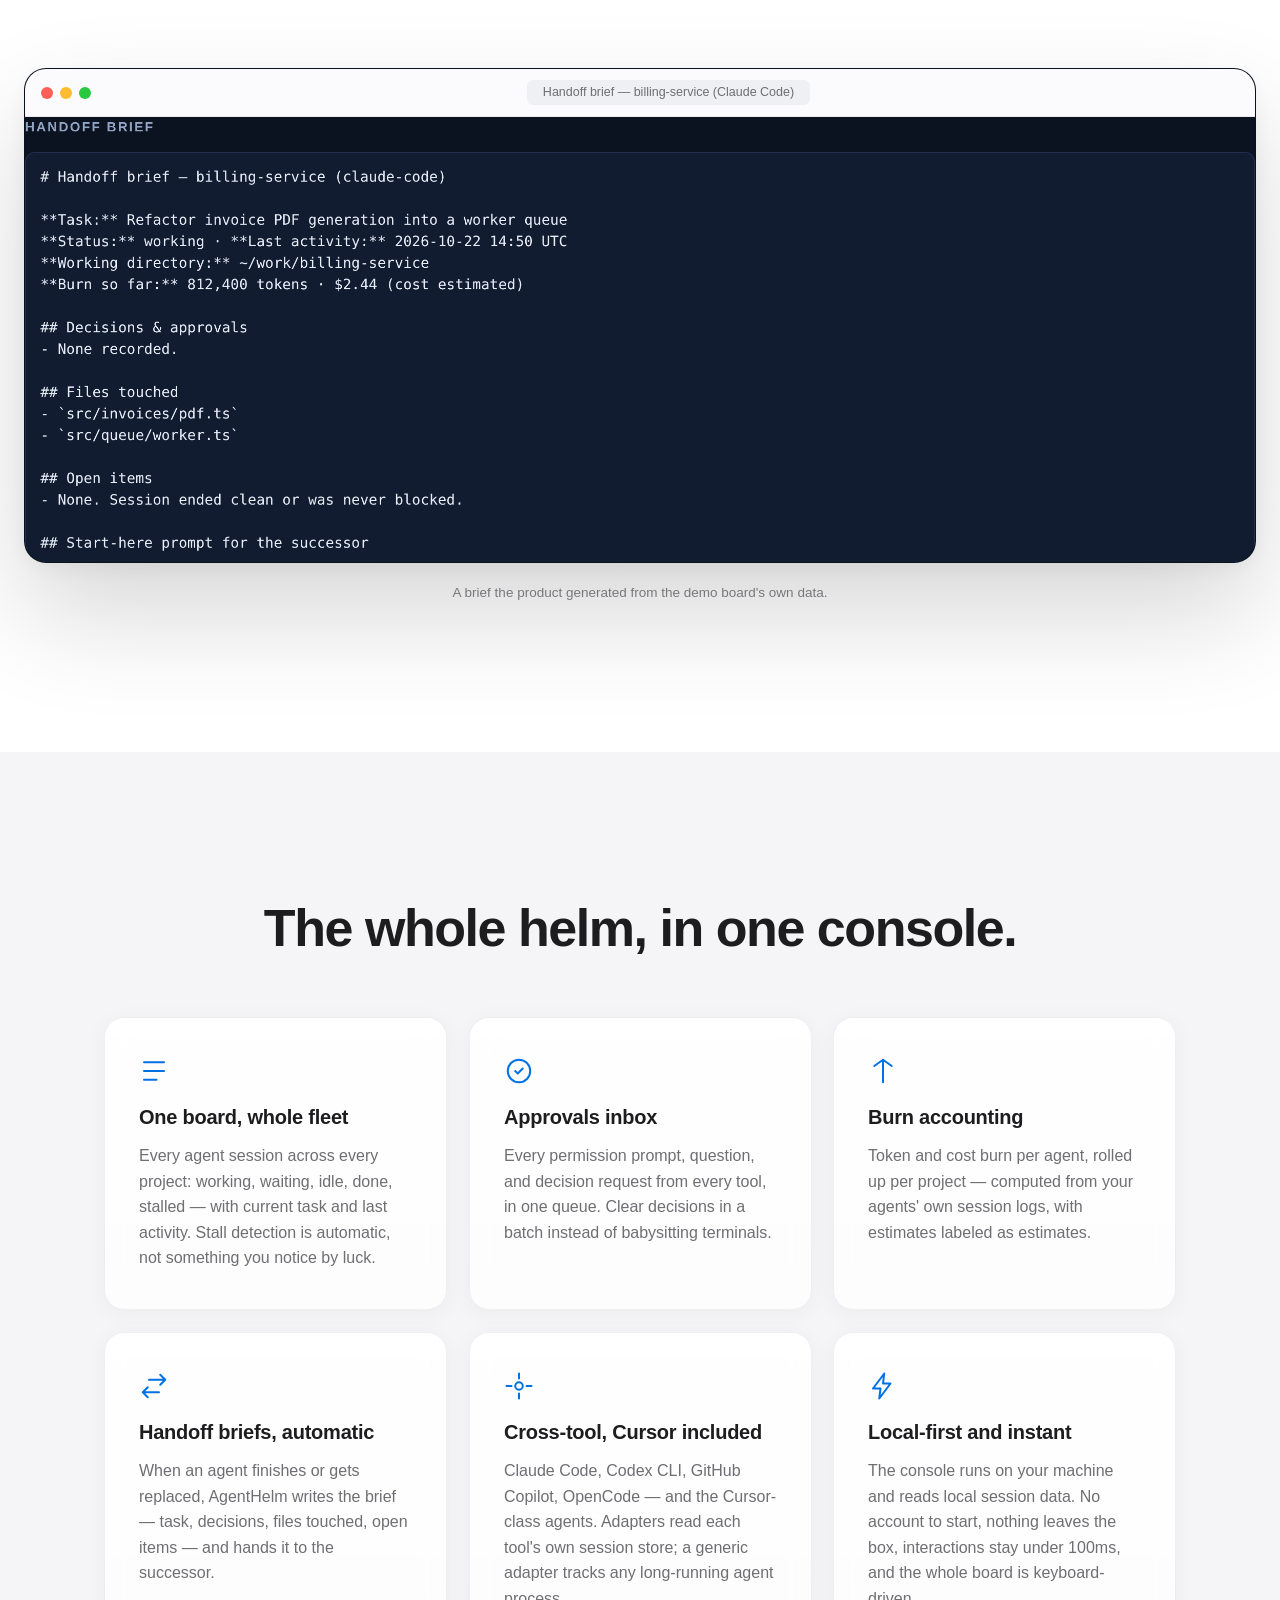
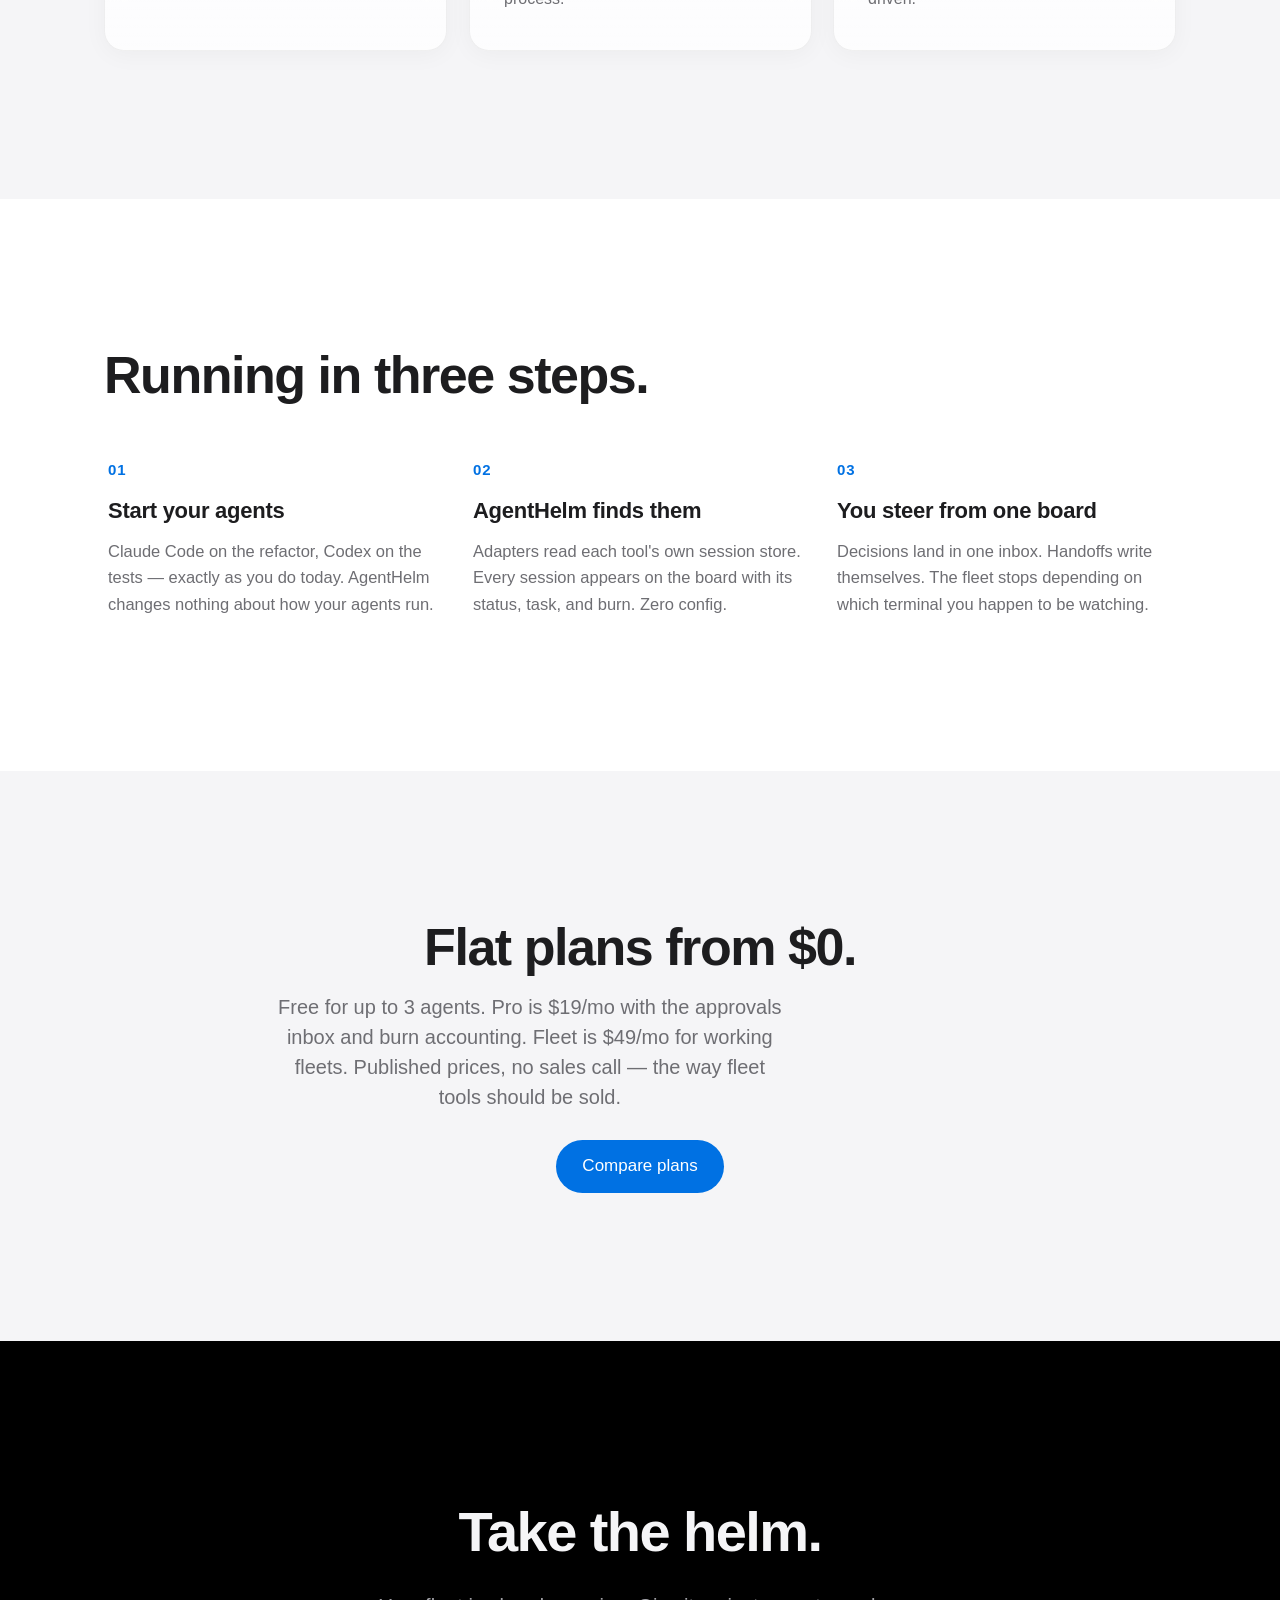
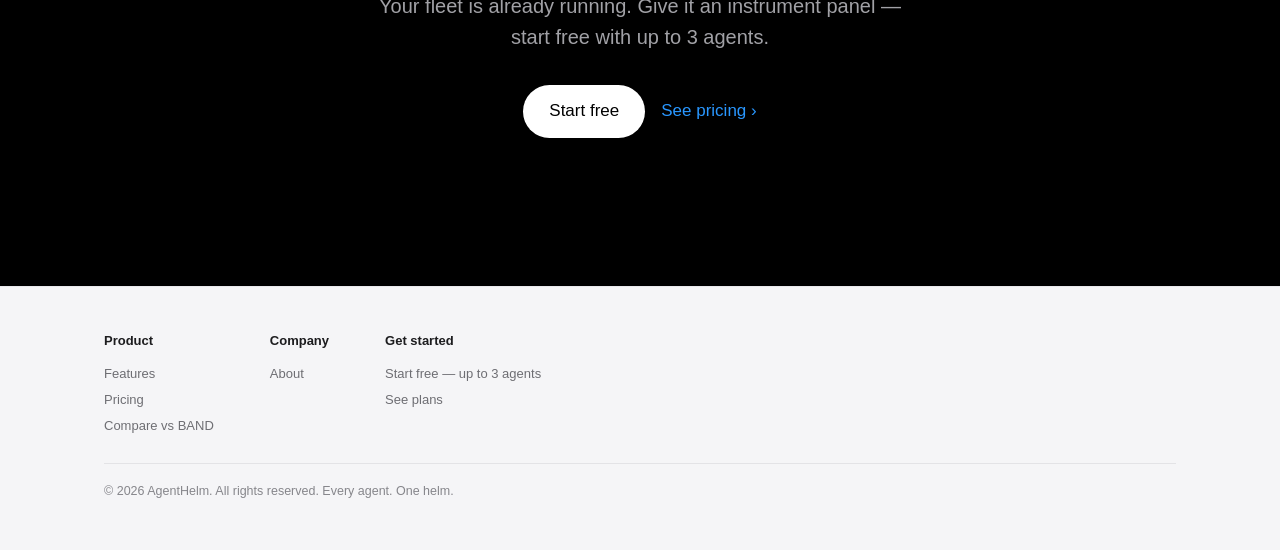
<file: site/index.html>
<!doctype html>
<html lang="en">
<head>
<meta charset="utf-8">
<meta name="viewport" content="width=device-width, initial-scale=1">
<title>AgentHelm — Every agent. One helm.</title>
<meta name="description" content="AgentHelm is the fleet operations console for coding agents: every agent session, its status, its spend, and every decision it needs — on one board, with one approvals inbox and automatic handoff briefs. Free for up to 3 agents.">
<meta property="og:title" content="AgentHelm — Every agent. One helm.">
<meta property="og:description" content="One board for every coding agent you run: status, burn, approvals, handoffs. Local-first, cross-tool, zero config.">
<meta property="og:type" content="website">
<meta property="og:url" content="https://agenthelm.lifeofmorr.com/">
<meta property="og:image" content="https://agenthelm.lifeofmorr.com/assets/logo.svg">
<meta name="theme-color" content="#fbfbfd">
<link rel="stylesheet" href="styles.css">
<link rel="icon" type="image/svg+xml" href="assets/logo.svg">
<link rel="stylesheet" href="cinematic/cinematic.css"></head>
<body>
<header class="site"><div class="wrap nav">
<a class="brand" href="index.html"><img src="assets/logo.svg" alt="AgentHelm logo" class="brand-logo">AgentHelm</a>
<nav class="links"><a href="features.html">Features</a><a href="pricing.html">Pricing</a><a href="about.html">About</a><a class="cta" href="pricing.html">Get started</a></nav>
</div></header>

<main>
<div class="hero">
  <div class="wrap">
    <p class="eyebrow">Fleet operations console for coding agents</p>
    <h1>Every agent. <span class="hl">One helm.</span></h1>
    <p class="sub">You run a fleet now — Claude Code on the refactor, Codex on the tests, a shell agent on the migration. AgentHelm puts every session's status, spend, and pending decisions on one board.</p>
    <div class="btnrow">
      <a class="btn" href="pricing.html">Start free — up to 3 agents</a>
      <a class="link-arrow" href="features.html">See the features</a>
    </div>
    <p class="fineprint">Runs locally · Nothing leaves your machine · No account to start</p>
  </div>
  <div class="stage">
    <div class="window">
      <div class="window-bar"><span class="dot r"></span><span class="dot y"></span><span class="dot g"></span><span class="url">AgentHelm — fleet board · local console</span></div>
      <img src="assets/console-board.svg" alt="The AgentHelm fleet board, live from the product's demo: an approvals inbox with two decisions waiting, and four agent sessions across three projects showing status, current task, token burn and estimated cost" width="3360" height="1330">
    </div>
    <p class="shot-caption">The actual console, running its demo fleet: four agents, two decisions waiting, 1,520,870 tokens burned — at a glance.</p>
    <p class="toolstrip">Reads the session stores of <b>Claude Code</b> · <b>Codex</b> · <b>GitHub Copilot</b> · <b>OpenCode</b> · <b>Cursor-class agents</b></p>
  </div>
</div>

<section class="block alt">
  <div class="wrap">
    <div class="sec-head">
      <h2>Fleets don't break down in the coding.<br>They break down in your attention.</h2>
      <p class="lead">The agents are fast. The bottleneck is the human switching between terminals, catching stalls late, and hand-carrying context from one session to the next.</p>
    </div>
    <div class="grid3">
      <div class="card"><span class="icon-chip" aria-hidden="true"><svg viewBox="0 0 24 24"><path d="M12 8v5M12 16.5v.5"/><circle cx="12" cy="12" r="9"/></svg></span><h3>Prompts you never see</h3><p>A permission request sits in a background terminal for an hour. The agent isn't slow — it's waiting on you, and nobody told you.</p></div>
      <div class="card"><span class="icon-chip" aria-hidden="true"><svg viewBox="0 0 24 24"><circle cx="12" cy="13" r="8"/><path d="M12 9v4l2.5 2.5M9 2h6"/></svg></span><h3>Stalls you notice late</h3><p>An agent finished — or died — forty minutes ago. You find out when you go looking, not when it happens. Stall detection should be automatic.</p></div>
      <div class="card"><span class="icon-chip" aria-hidden="true"><svg viewBox="0 0 24 24"><path d="M8 7h13M17 3l4 4-4 4M16 17H3M7 13l-4 4 4 4"/></svg></span><h3>Handoffs that lose the thread</h3><p>A session ends and its context ends with it. The successor starts cold — same task, repeated mistakes, decisions re-litigated.</p></div>
    </div>
  </div>
</section>

<section class="block feature">
  <div class="wrap">
    <div class="sec-head">
      <p class="eyebrow">Approvals inbox</p>
      <h2>Every decision your fleet needs. One queue.</h2>
      <p class="lead">Permission prompts, questions, and decision requests from every tool — sorted, batch-clearable, logged.</p>
    </div>
  </div>
  <div class="stage">
    <div class="window">
      <div class="window-bar"><span class="dot r"></span><span class="dot y"></span><span class="dot g"></span><span class="url">Approvals inbox — 2 waiting on you</span></div>
      <img src="assets/console-approvals.svg" alt="The AgentHelm approvals inbox: two pending decisions — a question from an OpenCode migration agent and a permission request from a Codex test agent — each with Approve and Deny actions" width="2400" height="276">
    </div>
    <p class="shot-caption">Two real items from the demo board — both answerable without opening a terminal.</p>
  </div>
  <div class="wrap">
    <ul class="checks tri">
      <li><b>One queue across every tool</b> — Claude Code, Codex, Copilot, OpenCode, Cursor-class</li>
      <li><b>Keyboard-driven</b> — <kbd>j</kbd>/<kbd>k</kbd> to move, <kbd>a</kbd> approve, <kbd>d</kbd> deny</li>
      <li><b>Nothing waits silently</b> — what's blocked on you, and for how long, is always on the board</li>
    </ul>
  </div>
</section>

<section class="block alt feature">
  <div class="wrap">
    <div class="sec-head">
      <p class="eyebrow">Burn accounting</p>
      <h2>Know what today's fleet cost. Before the invoice does.</h2>
      <p class="lead">Token and cost burn per agent, rolled up per project — read from the session logs your agents already write.</p>
    </div>
  </div>
  <div class="stage">
    <div class="window">
      <div class="window-bar"><span class="dot r"></span><span class="dot y"></span><span class="dot g"></span><span class="url">Fleet — every session, priced</span></div>
      <img src="assets/console-fleet.svg" alt="Four AgentHelm fleet cards showing tool, project, status, current task, last activity, token burn and estimated cost for each agent session — 812,400 tokens on the top session, $4.57 across the fleet" width="2400" height="480">
    </div>
    <p class="shot-caption">The demo fleet, exactly as the board reports it. Costs are estimates from session logs — and labeled as estimates.</p>
  </div>
  <div class="wrap">
    <ul class="checks tri">
      <li><b>Per agent and per project</b> — see exactly which session is spending</li>
      <li><b>Computed from session logs</b> — never self-reported by the agents</li>
      <li><b>The total stays in view</b> — the board header carries the fleet burn at all times</li>
    </ul>
  </div>
</section>

<section class="block feature">
  <div class="wrap">
    <div class="sec-head">
      <p class="eyebrow">Handoff briefs</p>
      <h2>Continuity is a document, not a memory.</h2>
      <p class="lead">When an agent finishes or gets replaced, AgentHelm writes the brief — so the successor picks up the task, not the archaeology.</p>
    </div>
  </div>
  <div class="stage">
    <div class="window">
      <div class="window-bar"><span class="dot r"></span><span class="dot y"></span><span class="dot g"></span><span class="url">Handoff brief — billing-service (Claude Code)</span></div>
      <img src="assets/console-brief.svg" alt="An AgentHelm handoff brief generated from a real demo session: task, status, burn so far, files touched, open items, and a start-here prompt for the successor agent" width="2400" height="868">
    </div>
    <p class="shot-caption">A brief the product generated from the demo board's own data.</p>
  </div>
</section>

<section class="block alt">
  <div class="wrap">
    <div class="sec-head">
      <h2>The whole helm, in one console.</h2>
    </div>
    <div class="grid3">
      <div class="card"><span class="icon-chip" aria-hidden="true"><svg viewBox="0 0 24 24"><path d="M4 5h16M4 12h16M4 19h10"/></svg></span><h3>One board, whole fleet</h3><p>Every agent session across every project: working, waiting, idle, done, stalled — with current task and last activity. Stall detection is automatic, not something you notice by luck.</p></div>
      <div class="card"><span class="icon-chip" aria-hidden="true"><svg viewBox="0 0 24 24"><path d="M9 12l2 2 4-4"/><circle cx="12" cy="12" r="9"/></svg></span><h3>Approvals inbox</h3><p>Every permission prompt, question, and decision request from every tool, in one queue. Clear decisions in a batch instead of babysitting terminals.</p></div>
      <div class="card"><span class="icon-chip" aria-hidden="true"><svg viewBox="0 0 24 24"><path d="M12 3v18M5 8l7-5 7 5"/></svg></span><h3>Burn accounting</h3><p>Token and cost burn per agent, rolled up per project — computed from your agents' own session logs, with estimates labeled as estimates.</p></div>
      <div class="card"><span class="icon-chip" aria-hidden="true"><svg viewBox="0 0 24 24"><path d="M8 7h13M17 3l4 4-4 4M16 17H3M7 13l-4 4 4 4"/></svg></span><h3>Handoff briefs, automatic</h3><p>When an agent finishes or gets replaced, AgentHelm writes the brief — task, decisions, files touched, open items — and hands it to the successor.</p></div>
      <div class="card"><span class="icon-chip" aria-hidden="true"><svg viewBox="0 0 24 24"><circle cx="12" cy="12" r="3"/><path d="M12 2v4M12 18v4M2 12h4M18 12h4"/></svg></span><h3>Cross-tool, Cursor included</h3><p>Claude Code, Codex CLI, GitHub Copilot, OpenCode — and the Cursor-class agents. Adapters read each tool's own session store; a generic adapter tracks any long-running agent process.</p></div>
      <div class="card"><span class="icon-chip" aria-hidden="true"><svg viewBox="0 0 24 24"><path d="M13 2L4 14h6l-1 8 9-12h-6z"/></svg></span><h3>Local-first and instant</h3><p>The console runs on your machine and reads local session data. No account to start, nothing leaves the box, interactions stay under 100ms, and the whole board is keyboard-driven.</p></div>
    </div>
  </div>
</section>

<section class="block">
  <div class="wrap">
    <div class="sec-head left">
      <h2>Running in three steps.</h2>
    </div>
    <div class="steps">
      <div class="step"><p class="n">01</p><h3>Start your agents</h3><p>Claude Code on the refactor, Codex on the tests — exactly as you do today. AgentHelm changes nothing about how your agents run.</p></div>
      <div class="step"><p class="n">02</p><h3>AgentHelm finds them</h3><p>Adapters read each tool's own session store. Every session appears on the board with its status, task, and burn. Zero config.</p></div>
      <div class="step"><p class="n">03</p><h3>You steer from one board</h3><p>Decisions land in one inbox. Handoffs write themselves. The fleet stops depending on which terminal you happen to be watching.</p></div>
    </div>
  </div>
</section>

<section class="block alt">
  <div class="wrap sec-head" style="margin-bottom:0">
    <h2>Flat plans from $0.</h2>
    <p class="lead">Free for up to 3 agents. Pro is $19/mo with the approvals inbox and burn accounting. Fleet is $49/mo for working fleets. Published prices, no sales call — the way fleet tools should be sold.</p>
    <div class="btnrow" style="justify-content:center;margin-top:28px"><a class="btn" href="pricing.html">Compare plans</a></div>
  </div>
</section>

<section class="block dark cta-band">
  <div class="wrap">
    <h2>Take the helm.</h2>
    <p>Your fleet is already running. Give it an instrument panel — start free with up to 3 agents.</p>
    <div class="btnrow"><a class="btn white" href="pricing.html">Start free</a><a class="link-arrow" href="pricing.html" style="color:#2997ff">See pricing</a></div>
  </div>
</section>
</main>

<footer class="site"><div class="wrap">
<div class="cols">
  <div class="col"><h5>Product</h5><a href="features.html">Features</a><a href="pricing.html">Pricing</a><a href="features.html">Compare vs BAND</a></div>
  <div class="col"><h5>Company</h5><a href="about.html">About</a></div>
  <div class="col"><h5>Get started</h5><a href="pricing.html">Start free — up to 3 agents</a><a href="pricing.html">See plans</a></div>
</div>
<p class="small">© 2026 AgentHelm. All rights reserved. Every agent. One helm.</p>
</div></footer>
<script src="cinematic/cinematic.js" defer data-hero="assets/hero-cine.svg" data-accent="#2997ff" data-accent-2="#64d2ff" data-pos="68% 50%"></script></body>
</html>
</file>
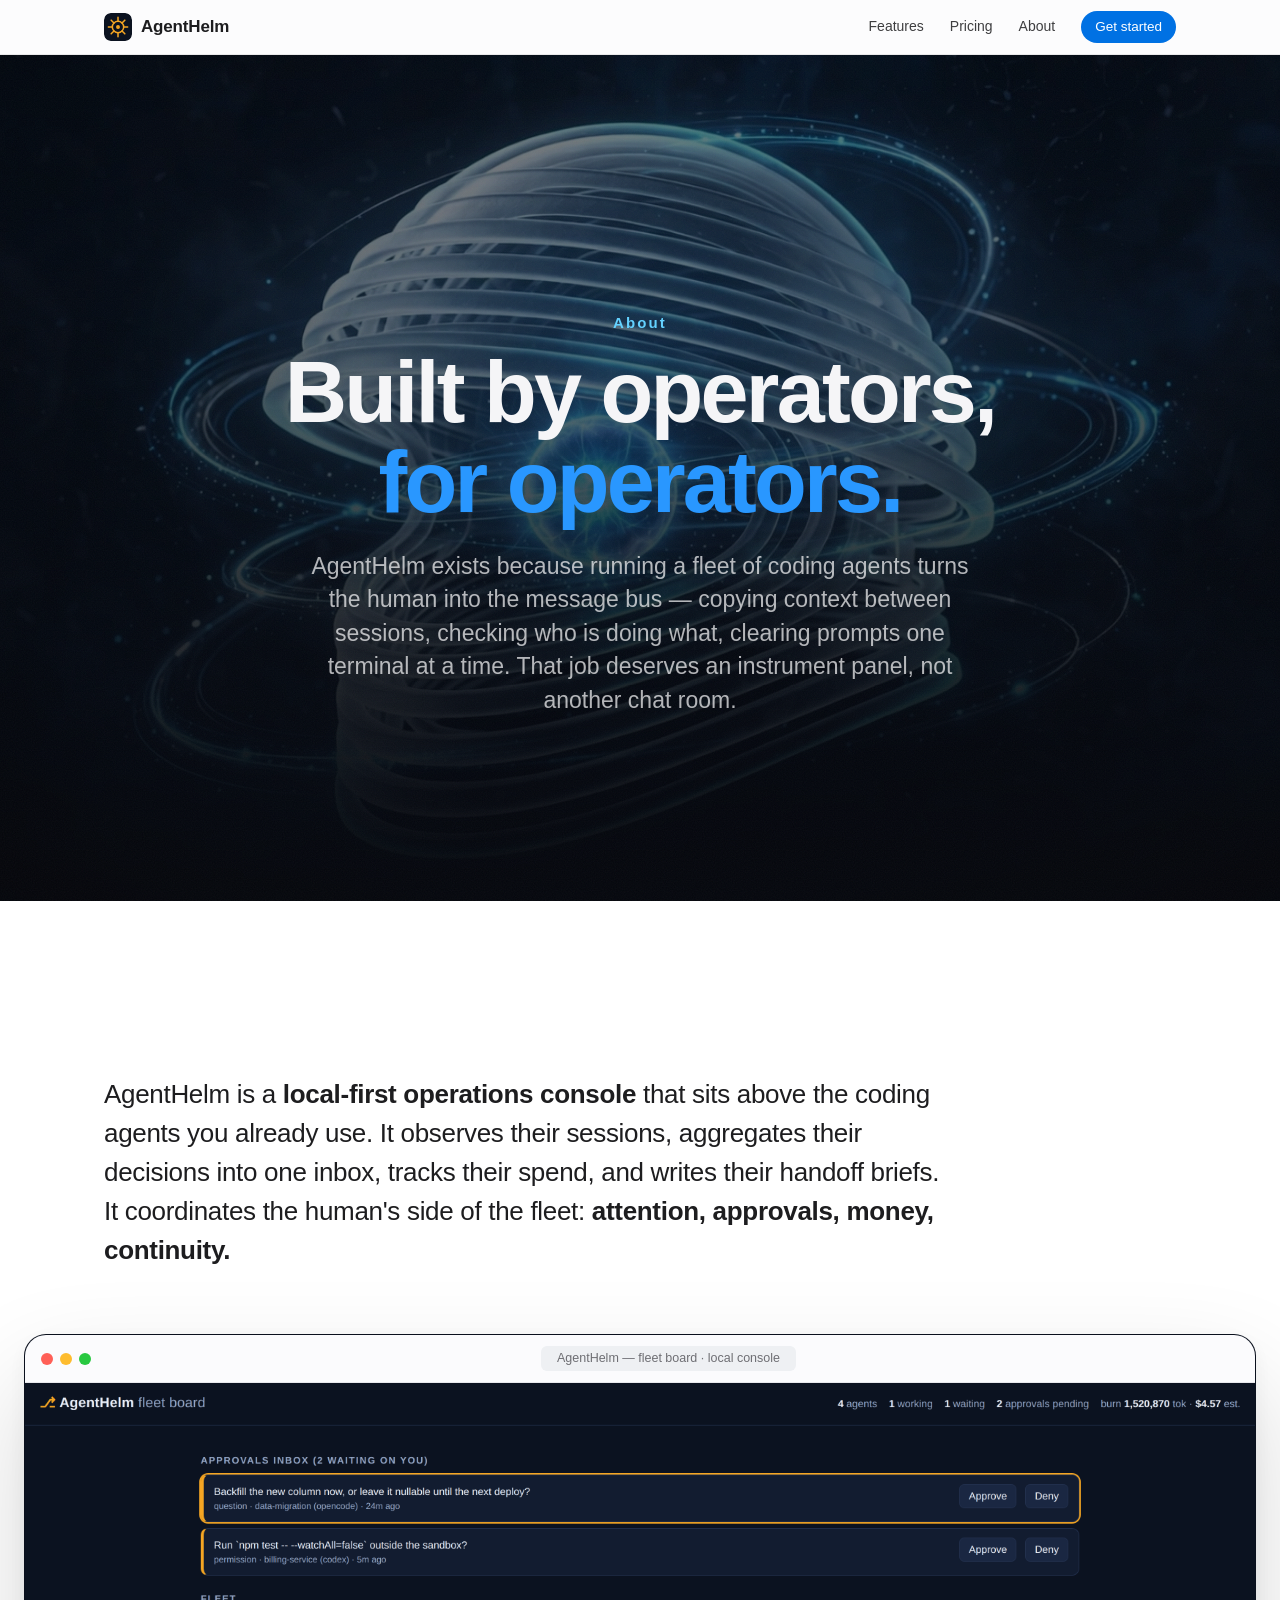
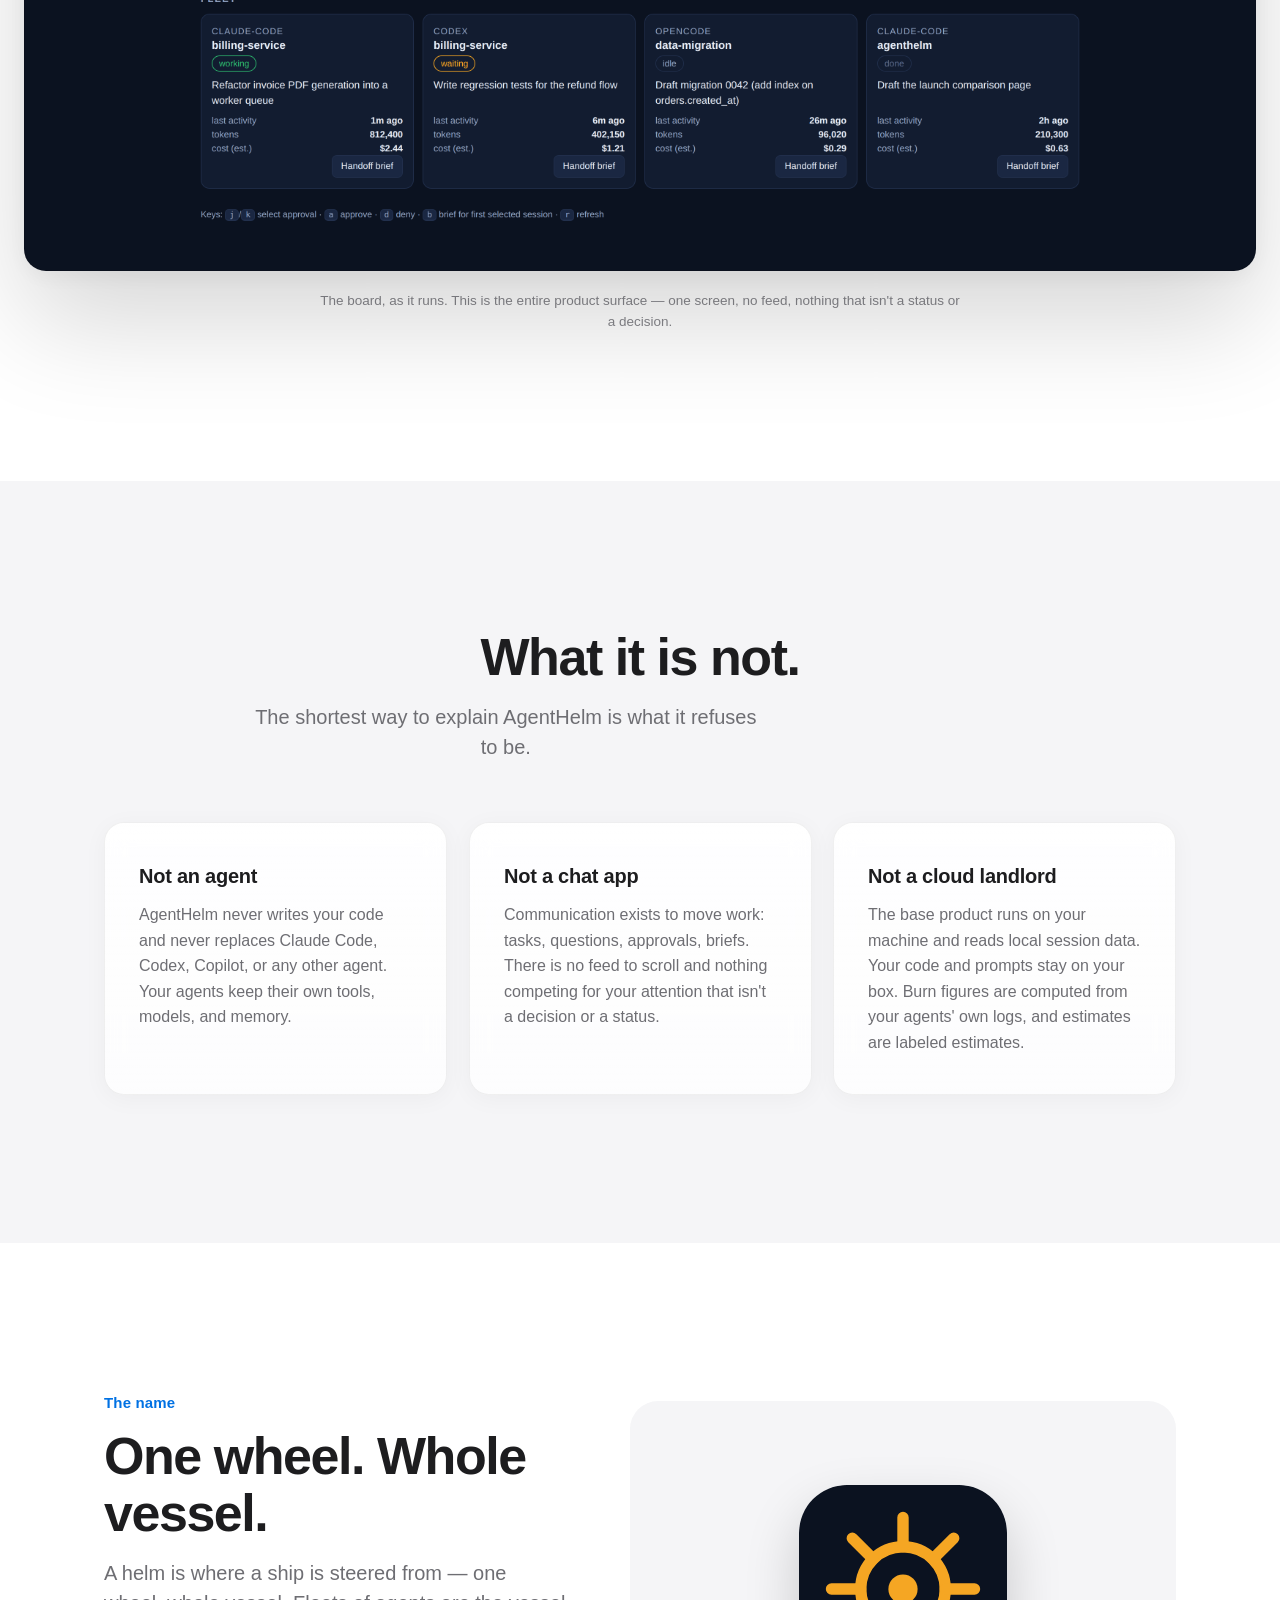
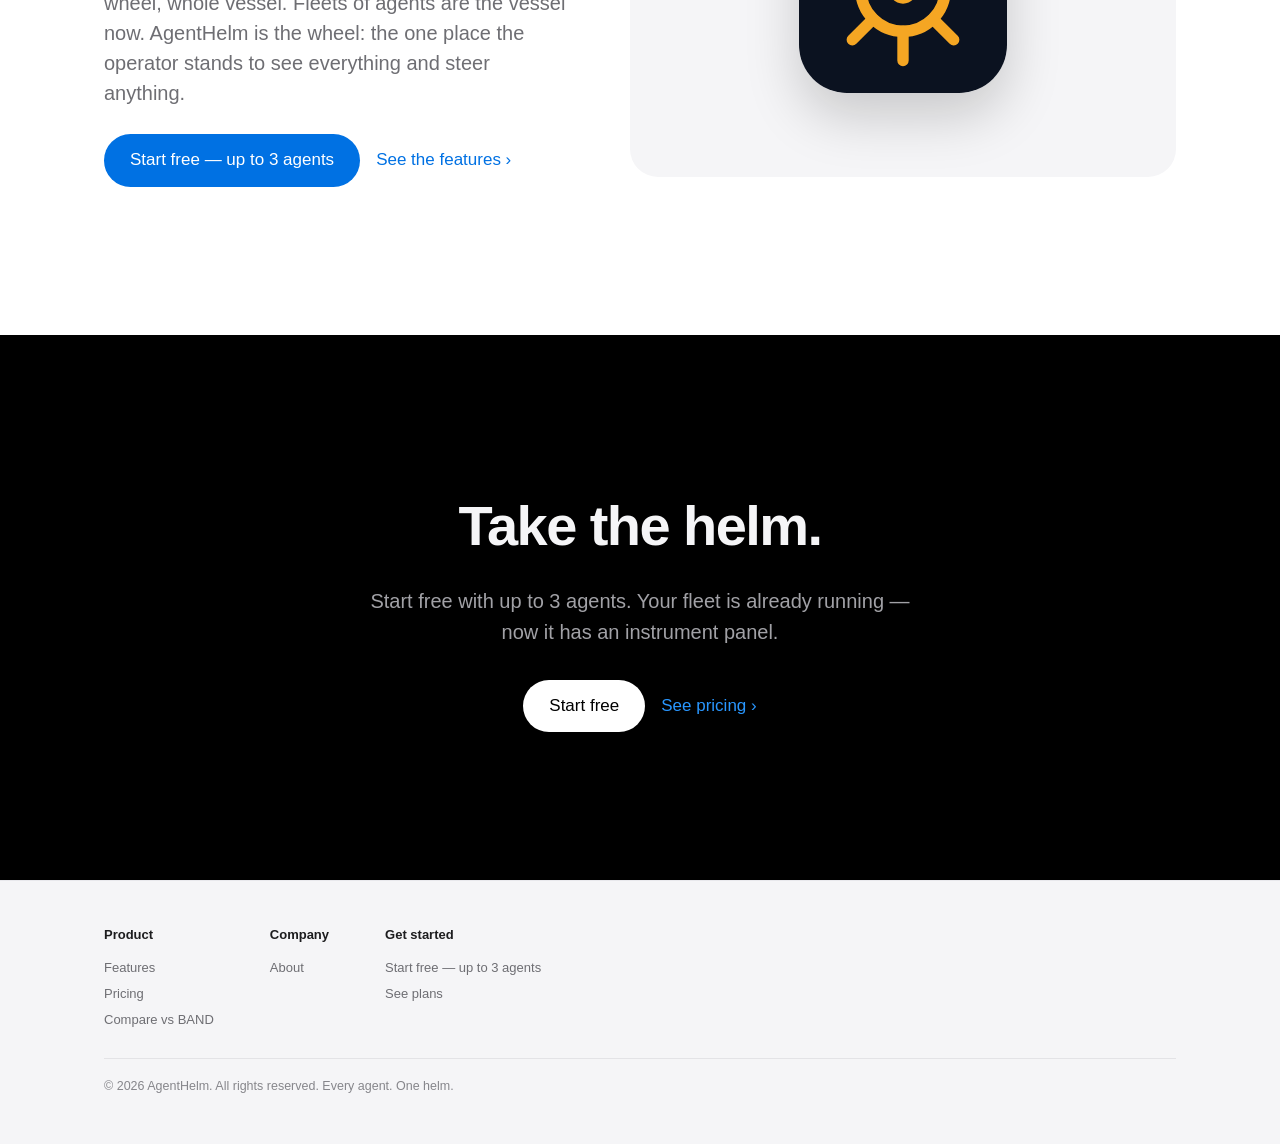
<file: site/about.html>
<!doctype html>
<html lang="en">
<head>
<meta charset="utf-8">
<meta name="viewport" content="width=device-width, initial-scale=1">
<title>About — AgentHelm</title>
<meta name="description" content="What AgentHelm is: the fleet operations console for coding agents. What it is not: an agent, a chat app, or a cloud service holding your code.">
<meta property="og:title" content="About — AgentHelm">
<meta property="og:description" content="Built by operators, for operators: the instrument panel for fleets of coding agents.">
<meta property="og:type" content="website">
<meta property="og:url" content="https://agenthelm.lifeofmorr.com/about.html">
<meta property="og:image" content="https://agenthelm.lifeofmorr.com/assets/logo.svg">
<meta name="theme-color" content="#fbfbfd">
<link rel="stylesheet" href="styles.css">
<link rel="icon" type="image/svg+xml" href="assets/logo.svg">
<link rel="stylesheet" href="cinematic/cinematic.css"></head>
<body>
<header class="site"><div class="wrap nav">
<a class="brand" href="index.html"><img src="assets/logo.svg" alt="AgentHelm logo" class="brand-logo">AgentHelm</a>
<nav class="links"><a href="features.html">Features</a><a href="pricing.html">Pricing</a><a href="about.html">About</a><a class="cta" href="pricing.html">Get started</a></nav>
</div></header>

<main>
<div class="hero page wrap">
  <p class="eyebrow">About</p>
  <h1>Built by operators, <span class="hl">for operators.</span></h1>
  <p class="sub">AgentHelm exists because running a fleet of coding agents turns the human into the message bus — copying context between sessions, checking who is doing what, clearing prompts one terminal at a time. That job deserves an instrument panel, not another chat room.</p>
</div>

<section class="block">
  <div class="wrap">
    <p class="lede">AgentHelm is a <b>local-first operations console</b> that sits above the coding agents you already use. It observes their sessions, aggregates their decisions into one inbox, tracks their spend, and writes their handoff briefs. It coordinates the human's side of the fleet: <b>attention, approvals, money, continuity.</b></p>
  </div>
  <div class="stage">
    <div class="window" style="margin-top:64px">
      <div class="window-bar"><span class="dot r"></span><span class="dot y"></span><span class="dot g"></span><span class="url">AgentHelm — fleet board · local console</span></div>
      <img src="assets/console-board.svg" alt="The AgentHelm fleet board: approvals inbox with two pending decisions above the fleet grid of agent sessions with status, task, and burn" width="3360" height="1330">
    </div>
    <p class="shot-caption">The board, as it runs. This is the entire product surface — one screen, no feed, nothing that isn't a status or a decision.</p>
  </div>
</section>

<section class="block alt">
  <div class="wrap">
    <div class="sec-head">
      <h2>What it is not.</h2>
      <p class="lead">The shortest way to explain AgentHelm is what it refuses to be.</p>
    </div>
    <div class="grid3">
      <div class="card"><h3>Not an agent</h3><p>AgentHelm never writes your code and never replaces Claude Code, Codex, Copilot, or any other agent. Your agents keep their own tools, models, and memory.</p></div>
      <div class="card"><h3>Not a chat app</h3><p>Communication exists to move work: tasks, questions, approvals, briefs. There is no feed to scroll and nothing competing for your attention that isn't a decision or a status.</p></div>
      <div class="card"><h3>Not a cloud landlord</h3><p>The base product runs on your machine and reads local session data. Your code and prompts stay on your box. Burn figures are computed from your agents' own logs, and estimates are labeled estimates.</p></div>
    </div>
  </div>
</section>

<section class="block">
  <div class="wrap split">
    <div class="split-copy">
      <p class="eyebrow">The name</p>
      <h2>One wheel. Whole vessel.</h2>
      <p class="lead">A helm is where a ship is steered from — one wheel, whole vessel. Fleets of agents are the vessel now. AgentHelm is the wheel: the one place the operator stands to see everything and steer anything.</p>
      <div class="btnrow" style="margin-top:26px"><a class="btn" href="pricing.html">Start free — up to 3 agents</a><a class="link-arrow" href="features.html">See the features</a></div>
    </div>
    <div class="split-visual">
      <div class="bigmark"><img src="assets/logo.svg" alt="The AgentHelm helm mark: a ship's wheel in amber on deep navy"></div>
    </div>
  </div>
</section>

<section class="block dark cta-band">
  <div class="wrap">
    <h2>Take the helm.</h2>
    <p>Start free with up to 3 agents. Your fleet is already running — now it has an instrument panel.</p>
    <div class="btnrow"><a class="btn white" href="pricing.html">Start free</a><a class="link-arrow" href="pricing.html" style="color:#2997ff">See pricing</a></div>
  </div>
</section>
</main>

<footer class="site"><div class="wrap">
<div class="cols">
  <div class="col"><h5>Product</h5><a href="features.html">Features</a><a href="pricing.html">Pricing</a><a href="features.html">Compare vs BAND</a></div>
  <div class="col"><h5>Company</h5><a href="about.html">About</a></div>
  <div class="col"><h5>Get started</h5><a href="pricing.html">Start free — up to 3 agents</a><a href="pricing.html">See plans</a></div>
</div>
<p class="small">© 2026 AgentHelm. All rights reserved. Every agent. One helm.</p>
</div></footer>
<script src="cinematic/cinematic.js" defer data-hero="assets/hero-cine.svg" data-accent="#2997ff" data-accent-2="#64d2ff" data-pos="68% 50%"></script></body>
</html>
</file>
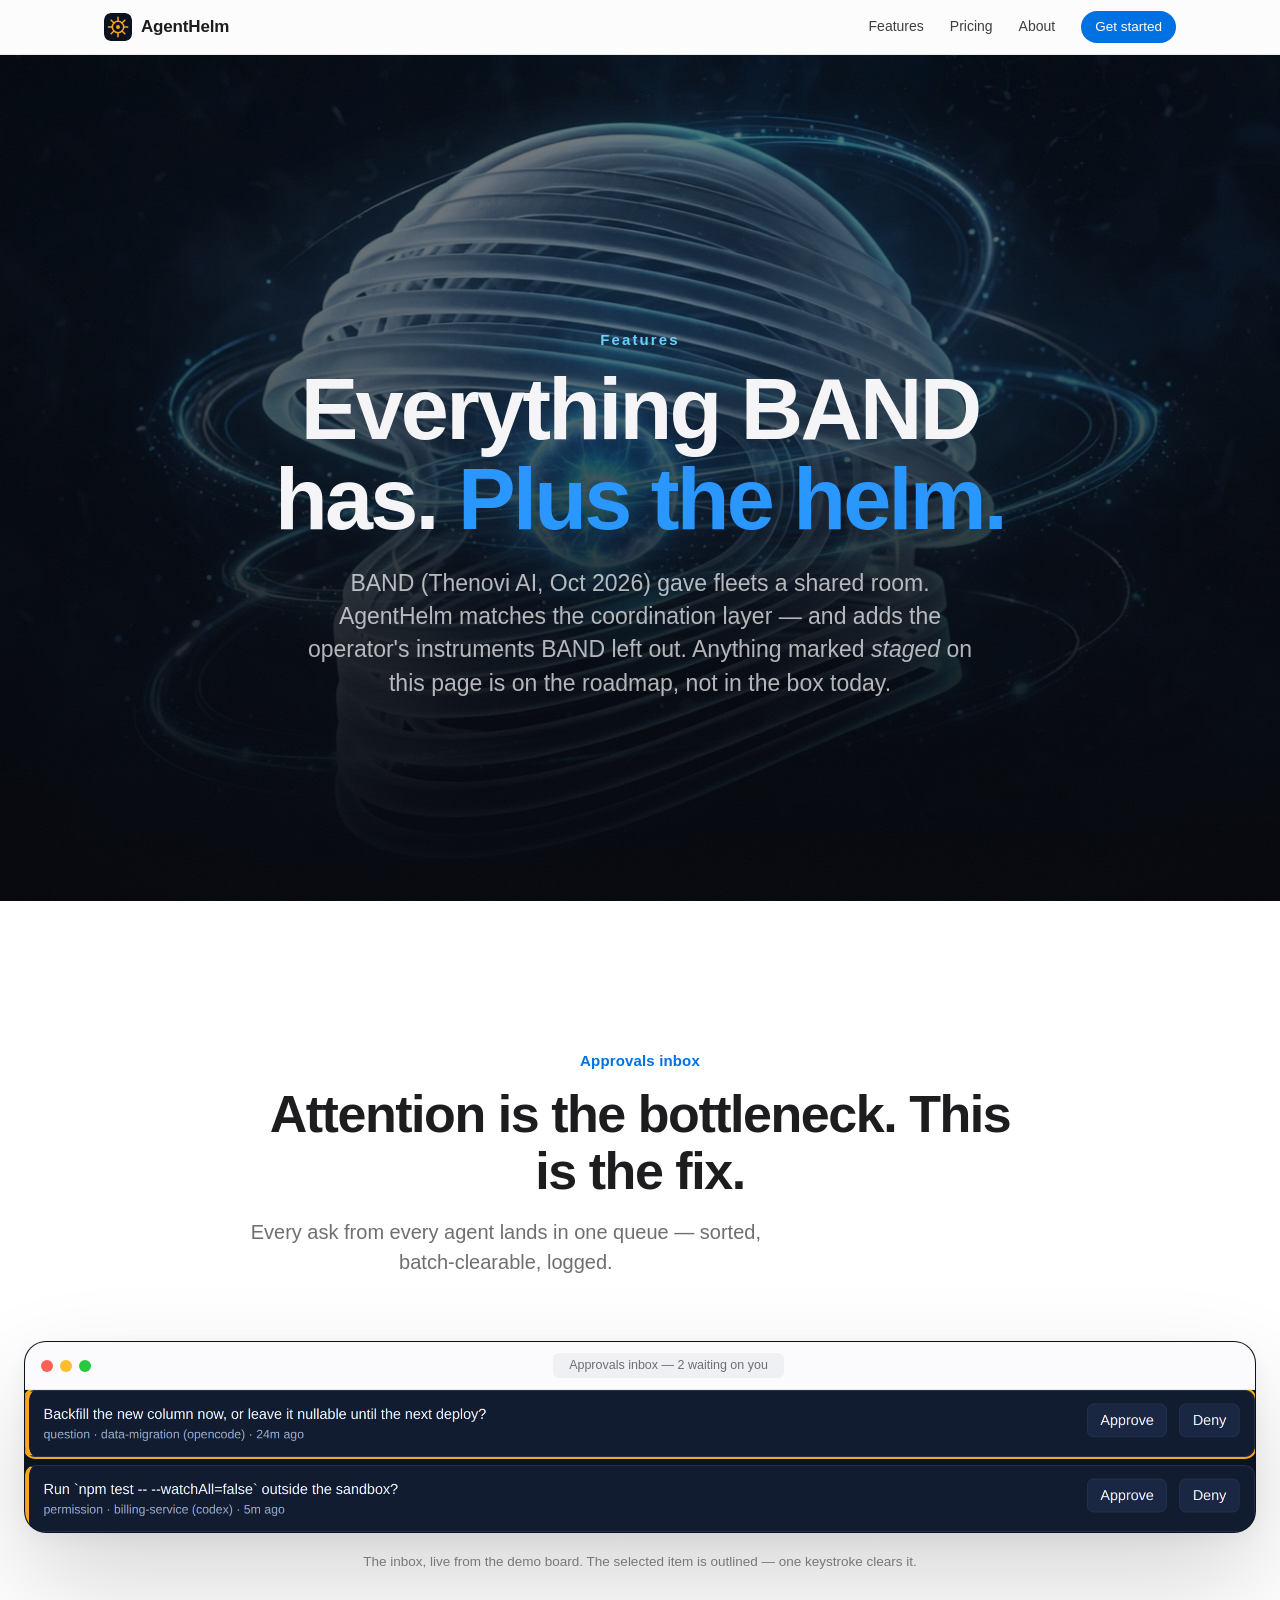
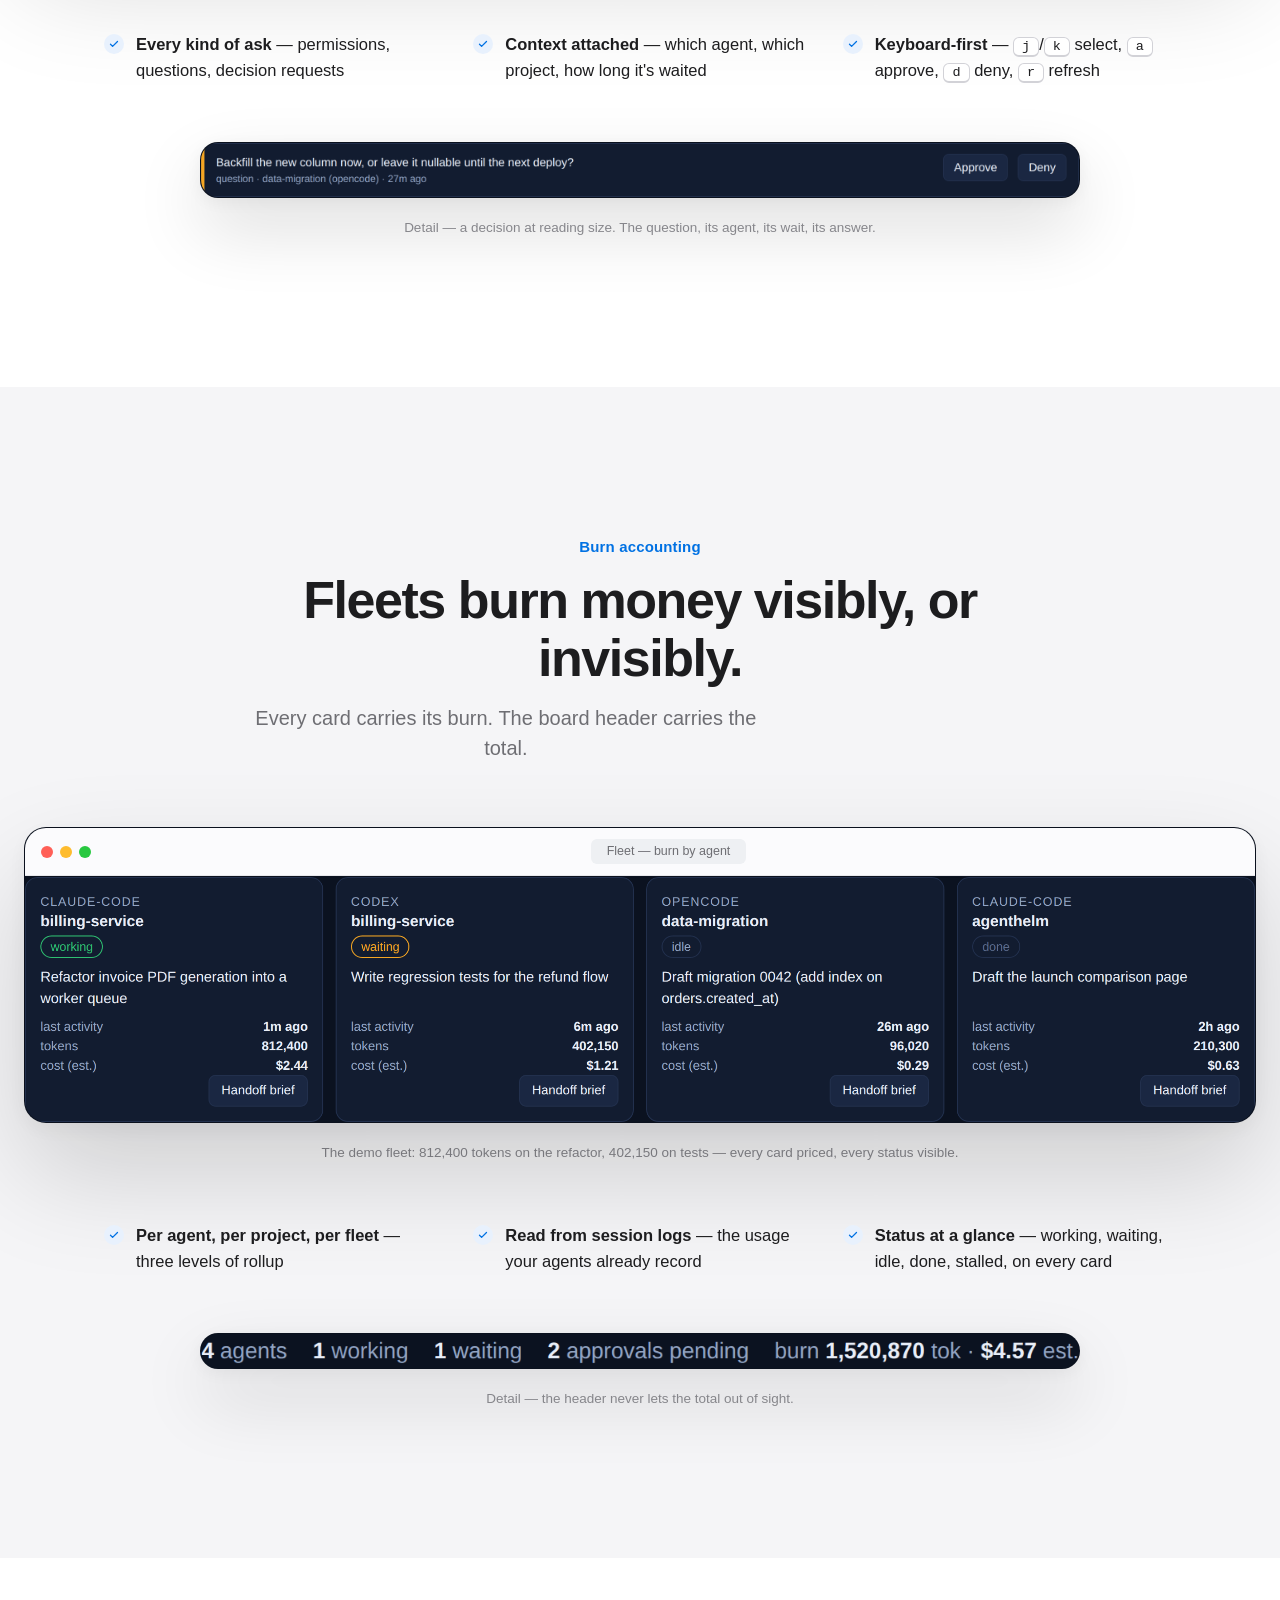
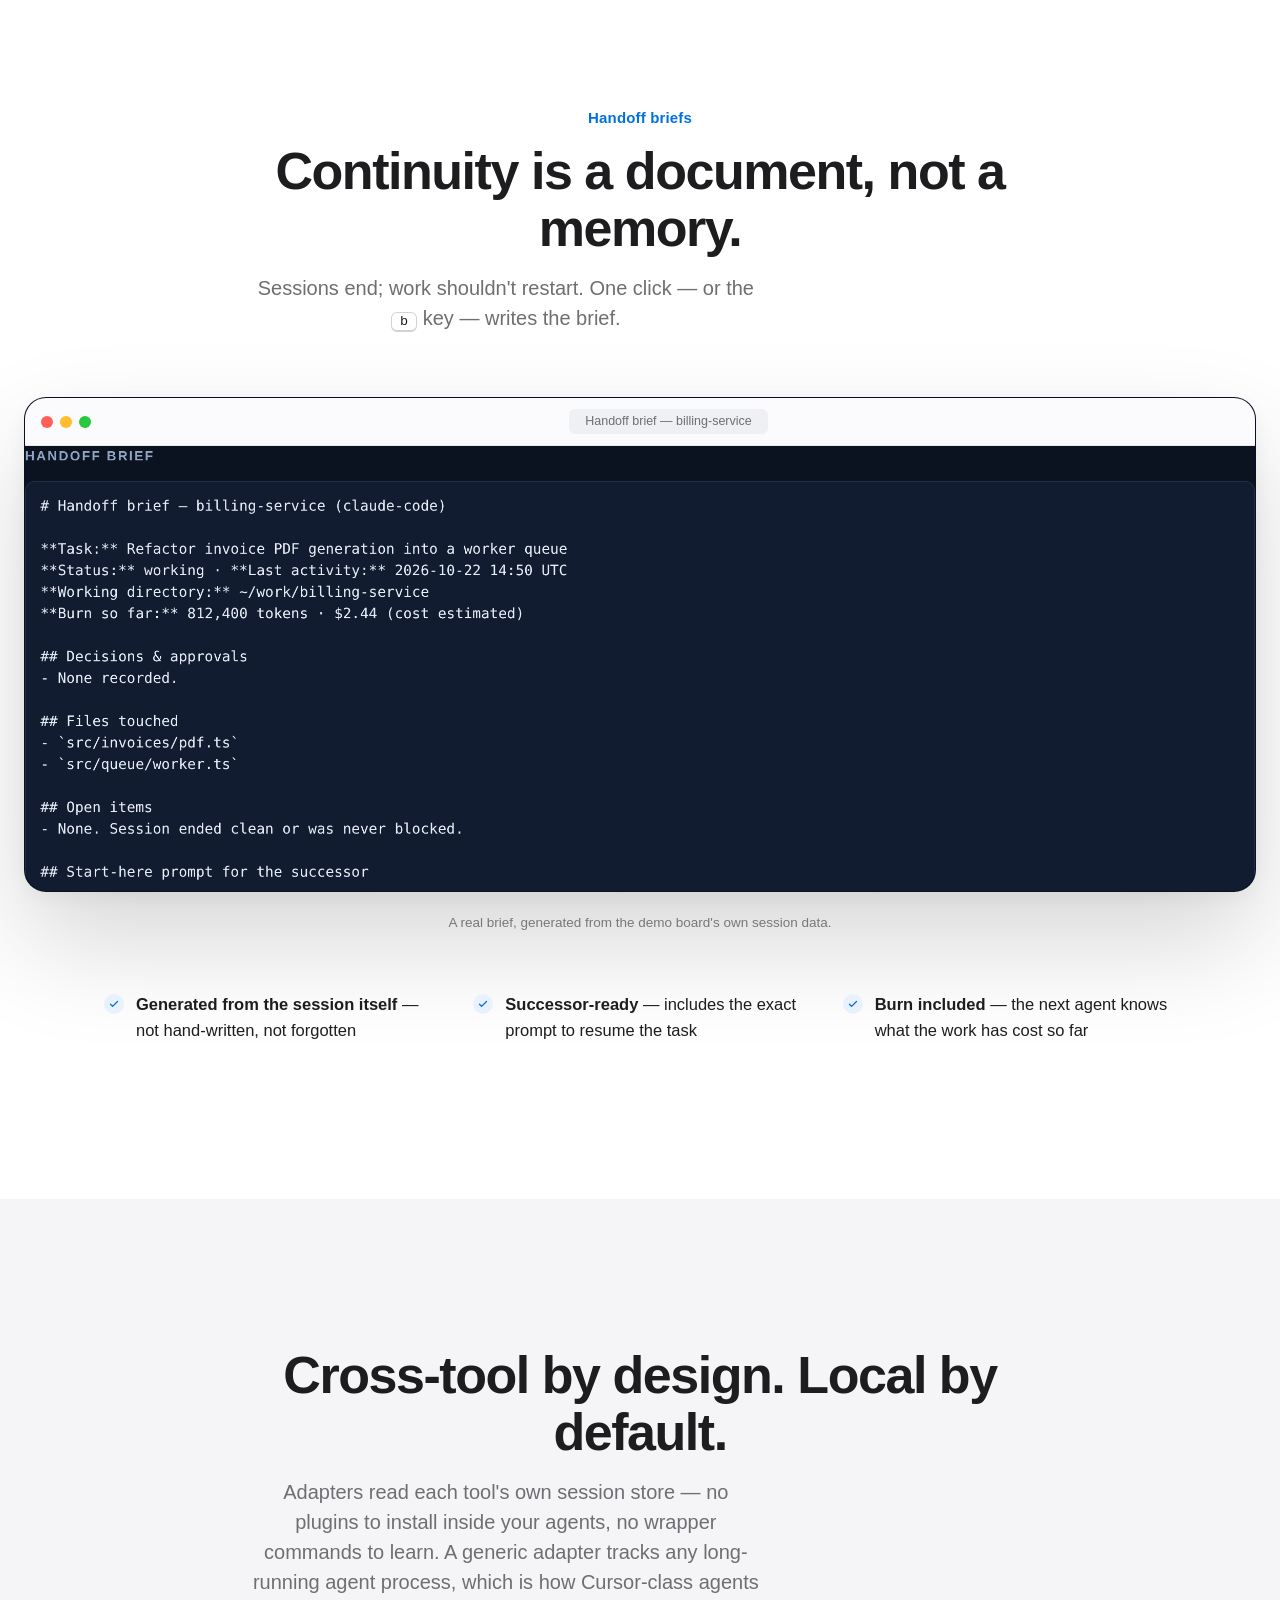
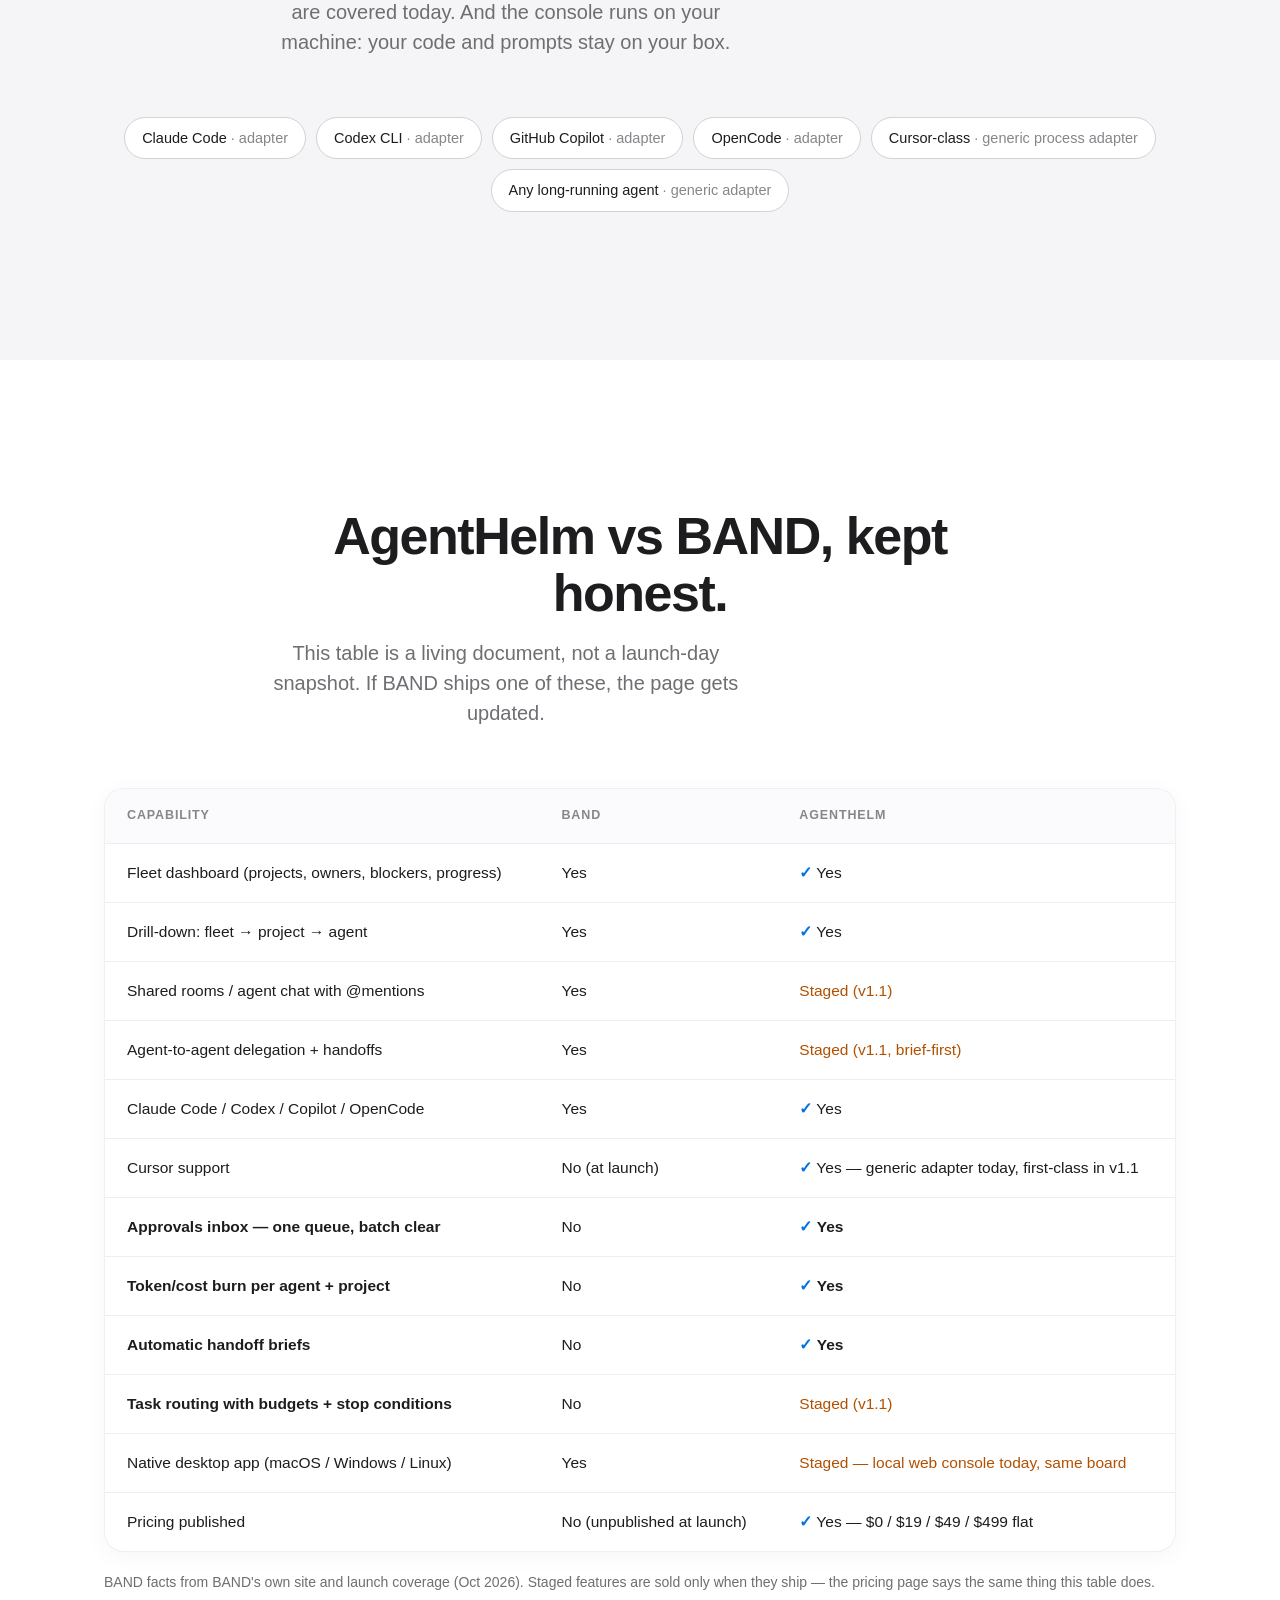
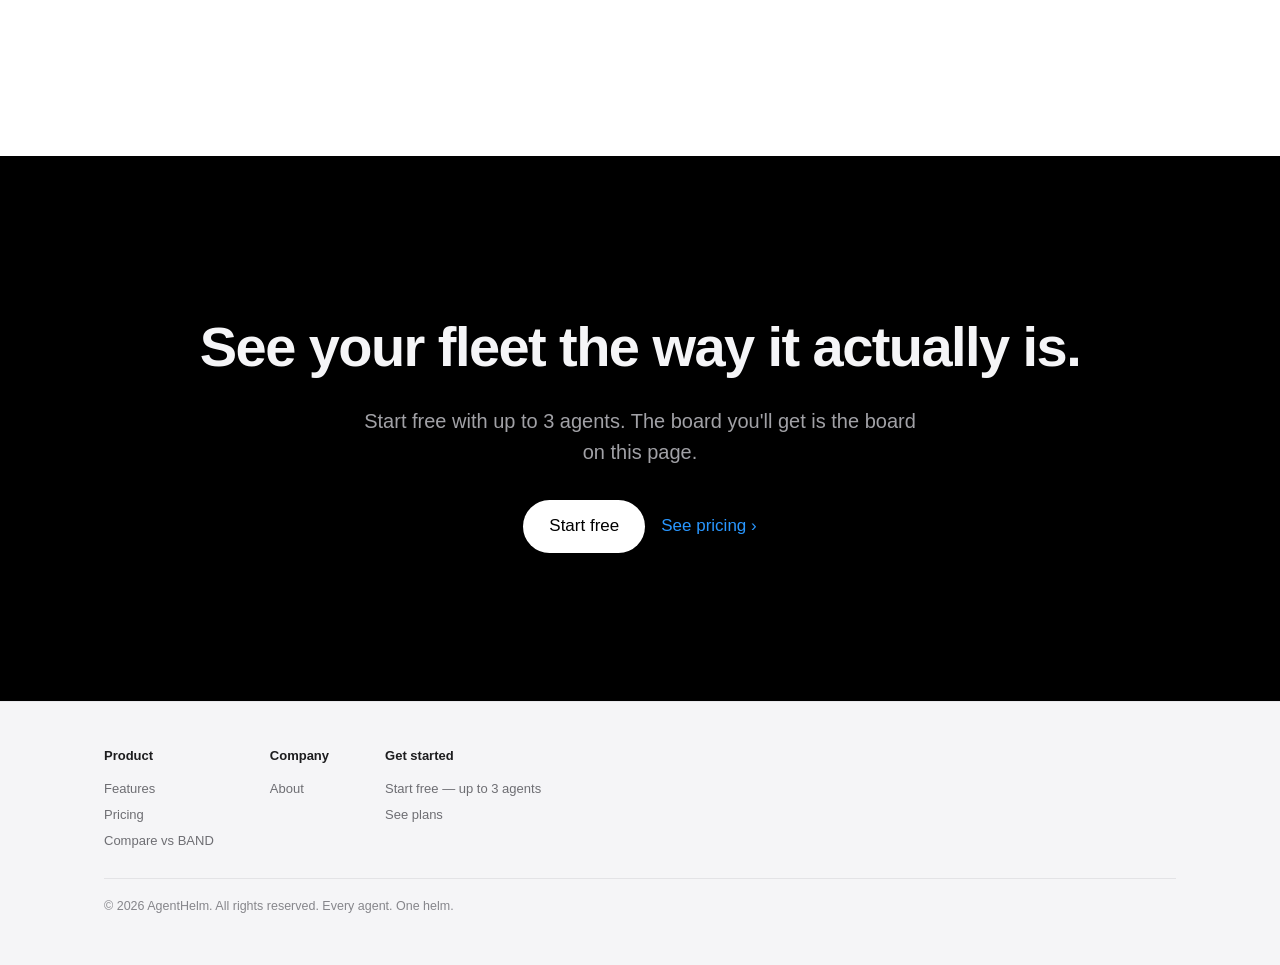
<file: site/features.html>
<!doctype html>
<html lang="en">
<head>
<meta charset="utf-8">
<meta name="viewport" content="width=device-width, initial-scale=1">
<title>Features — AgentHelm</title>
<meta name="description" content="AgentHelm vs BAND, feature by feature — including the four things BAND doesn't do: approvals inbox, burn accounting, automatic handoff briefs, published pricing. Staged items are labeled staged, not sold as shipped.">
<meta property="og:title" content="Features — AgentHelm">
<meta property="og:description" content="The operator's instruments BAND left out: approvals inbox, burn accounting, automatic handoff briefs, published pricing.">
<meta property="og:type" content="website">
<meta property="og:url" content="https://agenthelm.lifeofmorr.com/features.html">
<meta property="og:image" content="https://agenthelm.lifeofmorr.com/assets/logo.svg">
<meta name="theme-color" content="#fbfbfd">
<link rel="stylesheet" href="styles.css">
<link rel="icon" type="image/svg+xml" href="assets/logo.svg">
<link rel="stylesheet" href="cinematic/cinematic.css"></head>
<body>
<header class="site"><div class="wrap nav">
<a class="brand" href="index.html"><img src="assets/logo.svg" alt="AgentHelm logo" class="brand-logo">AgentHelm</a>
<nav class="links"><a href="features.html">Features</a><a href="pricing.html">Pricing</a><a href="about.html">About</a><a class="cta" href="pricing.html">Get started</a></nav>
</div></header>

<main>
<div class="hero page wrap">
  <p class="eyebrow">Features</p>
  <h1>Everything BAND has. <span class="hl">Plus the helm.</span></h1>
  <p class="sub">BAND (Thenovi AI, Oct 2026) gave fleets a shared room. AgentHelm matches the coordination layer — and adds the operator's instruments BAND left out. Anything marked <em>staged</em> on this page is on the roadmap, not in the box today.</p>
</div>

<section class="block feature">
  <div class="wrap">
    <div class="sec-head">
      <p class="eyebrow">Approvals inbox</p>
      <h2>Attention is the bottleneck. This is the fix.</h2>
      <p class="lead">Every ask from every agent lands in one queue — sorted, batch-clearable, logged.</p>
    </div>
  </div>
  <div class="stage">
    <div class="window">
      <div class="window-bar"><span class="dot r"></span><span class="dot y"></span><span class="dot g"></span><span class="url">Approvals inbox — 2 waiting on you</span></div>
      <img src="assets/console-approvals.svg" alt="The AgentHelm approvals inbox with two pending items: a backfill question from an OpenCode agent on the data-migration project, and a sandbox permission request from a Codex agent on billing-service" width="2400" height="276">
    </div>
    <p class="shot-caption">The inbox, live from the demo board. The selected item is outlined — one keystroke clears it.</p>
  </div>
  <div class="wrap">
    <ul class="checks tri">
      <li><b>Every kind of ask</b> — permissions, questions, decision requests</li>
      <li><b>Context attached</b> — which agent, which project, how long it's waited</li>
      <li><b>Keyboard-first</b> — <kbd>j</kbd>/<kbd>k</kbd> select, <kbd>a</kbd> approve, <kbd>d</kbd> deny, <kbd>r</kbd> refresh</li>
    </ul>
    <div class="crop detail">
      <img src="assets/console-detail-approval.svg" alt="Detail view of the selected approvals item: 'Backfill the new column now, or leave it nullable until the next deploy?' — a question from the OpenCode data-migration agent, with Approve and Deny buttons" width="2120" height="130">
    </div>
    <p class="shot-caption">Detail — a decision at reading size. The question, its agent, its wait, its answer.</p>
  </div>
</section>

<section class="block alt feature">
  <div class="wrap">
    <div class="sec-head">
      <p class="eyebrow">Burn accounting</p>
      <h2>Fleets burn money visibly, or invisibly.</h2>
      <p class="lead">Every card carries its burn. The board header carries the total.</p>
    </div>
  </div>
  <div class="stage">
    <div class="window">
      <div class="window-bar"><span class="dot r"></span><span class="dot y"></span><span class="dot g"></span><span class="url">Fleet — burn by agent</span></div>
      <img src="assets/console-fleet.svg" alt="Four AgentHelm fleet cards showing tool, project, status chip, current task, last activity, token burn and estimated cost for each agent session" width="2400" height="480">
    </div>
    <p class="shot-caption">The demo fleet: 812,400 tokens on the refactor, 402,150 on tests — every card priced, every status visible.</p>
  </div>
  <div class="wrap">
    <ul class="checks tri">
      <li><b>Per agent, per project, per fleet</b> — three levels of rollup</li>
      <li><b>Read from session logs</b> — the usage your agents already record</li>
      <li><b>Status at a glance</b> — working, waiting, idle, done, stalled, on every card</li>
    </ul>
    <div class="crop detail">
      <img src="assets/console-detail-burn.svg" alt="Detail view of the fleet board header: 4 agents, 1 working, 1 waiting, 2 approvals pending, burn 1,520,870 tokens, $4.57 estimated" width="1100" height="42">
    </div>
    <p class="shot-caption">Detail — the header never lets the total out of sight.</p>
  </div>
</section>

<section class="block feature">
  <div class="wrap">
    <div class="sec-head">
      <p class="eyebrow">Handoff briefs</p>
      <h2>Continuity is a document, not a memory.</h2>
      <p class="lead">Sessions end; work shouldn't restart. One click — or the <kbd>b</kbd> key — writes the brief.</p>
    </div>
  </div>
  <div class="stage">
    <div class="window">
      <div class="window-bar"><span class="dot r"></span><span class="dot y"></span><span class="dot g"></span><span class="url">Handoff brief — billing-service</span></div>
      <img src="assets/console-brief.svg" alt="A generated AgentHelm handoff brief for the billing-service refactor: task, working status, burn of 812,400 tokens and $2.44 estimated, files touched, and a start-here prompt for the successor" width="2400" height="868">
    </div>
    <p class="shot-caption">A real brief, generated from the demo board's own session data.</p>
  </div>
  <div class="wrap">
    <ul class="checks tri">
      <li><b>Generated from the session itself</b> — not hand-written, not forgotten</li>
      <li><b>Successor-ready</b> — includes the exact prompt to resume the task</li>
      <li><b>Burn included</b> — the next agent knows what the work has cost so far</li>
    </ul>
  </div>
</section>

<section class="block alt">
  <div class="wrap">
    <div class="sec-head">
      <h2>Cross-tool by design. Local by default.</h2>
      <p class="lead">Adapters read each tool's own session store — no plugins to install inside your agents, no wrapper commands to learn. A generic adapter tracks any long-running agent process, which is how Cursor-class agents are covered today. And the console runs on your machine: your code and prompts stay on your box.</p>
    </div>
    <div class="chiprow" style="justify-content:center">
      <span class="tchip">Claude Code <span>· adapter</span></span>
      <span class="tchip">Codex CLI <span>· adapter</span></span>
      <span class="tchip">GitHub Copilot <span>· adapter</span></span>
      <span class="tchip">OpenCode <span>· adapter</span></span>
      <span class="tchip">Cursor-class <span>· generic process adapter</span></span>
      <span class="tchip">Any long-running agent <span>· generic adapter</span></span>
    </div>
  </div>
</section>

<section class="block">
  <div class="wrap">
    <div class="sec-head">
      <h2>AgentHelm vs BAND, kept honest.</h2>
      <p class="lead">This table is a living document, not a launch-day snapshot. If BAND ships one of these, the page gets updated.</p>
    </div>
    <div class="tablecard">
      <table class="cmp">
        <tr><th>Capability</th><th>BAND</th><th>AgentHelm</th></tr>
        <tr><td>Fleet dashboard (projects, owners, blockers, progress)</td><td class="yes">Yes</td><td class="yes"><span class="ck">✓</span> Yes</td></tr>
        <tr><td>Drill-down: fleet → project → agent</td><td class="yes">Yes</td><td class="yes"><span class="ck">✓</span> Yes</td></tr>
        <tr><td>Shared rooms / agent chat with @mentions</td><td class="yes">Yes</td><td><span class="staged">Staged (v1.1)</span></td></tr>
        <tr><td>Agent-to-agent delegation + handoffs</td><td class="yes">Yes</td><td><span class="staged">Staged (v1.1, brief-first)</span></td></tr>
        <tr><td>Claude Code / Codex / Copilot / OpenCode</td><td class="yes">Yes</td><td class="yes"><span class="ck">✓</span> Yes</td></tr>
        <tr><td>Cursor support</td><td>No (at launch)</td><td class="yes"><span class="ck">✓</span> Yes — generic adapter today, first-class in v1.1</td></tr>
        <tr><td><b>Approvals inbox — one queue, batch clear</b></td><td>No</td><td class="yes"><span class="ck">✓</span> <b>Yes</b></td></tr>
        <tr><td><b>Token/cost burn per agent + project</b></td><td>No</td><td class="yes"><span class="ck">✓</span> <b>Yes</b></td></tr>
        <tr><td><b>Automatic handoff briefs</b></td><td>No</td><td class="yes"><span class="ck">✓</span> <b>Yes</b></td></tr>
        <tr><td><b>Task routing with budgets + stop conditions</b></td><td>No</td><td><span class="staged">Staged (v1.1)</span></td></tr>
        <tr><td>Native desktop app (macOS / Windows / Linux)</td><td class="yes">Yes</td><td><span class="staged">Staged — local web console today, same board</span></td></tr>
        <tr><td>Pricing published</td><td>No (unpublished at launch)</td><td class="yes"><span class="ck">✓</span> Yes — $0 / $19 / $49 / $499 flat</td></tr>
      </table>
    </div>
    <p class="note">BAND facts from BAND's own site and launch coverage (Oct 2026). Staged features are sold only when they ship — the pricing page says the same thing this table does.</p>
  </div>
</section>

<section class="block dark cta-band">
  <div class="wrap">
    <h2>See your fleet the way it actually is.</h2>
    <p>Start free with up to 3 agents. The board you'll get is the board on this page.</p>
    <div class="btnrow"><a class="btn white" href="pricing.html">Start free</a><a class="link-arrow" href="pricing.html" style="color:#2997ff">See pricing</a></div>
  </div>
</section>
</main>

<footer class="site"><div class="wrap">
<div class="cols">
  <div class="col"><h5>Product</h5><a href="features.html">Features</a><a href="pricing.html">Pricing</a><a href="features.html">Compare vs BAND</a></div>
  <div class="col"><h5>Company</h5><a href="about.html">About</a></div>
  <div class="col"><h5>Get started</h5><a href="pricing.html">Start free — up to 3 agents</a><a href="pricing.html">See plans</a></div>
</div>
<p class="small">© 2026 AgentHelm. All rights reserved. Every agent. One helm.</p>
</div></footer>
<script src="cinematic/cinematic.js" defer data-hero="assets/hero-cine.svg" data-accent="#2997ff" data-accent-2="#64d2ff" data-pos="68% 50%"></script></body>
</html>
</file>
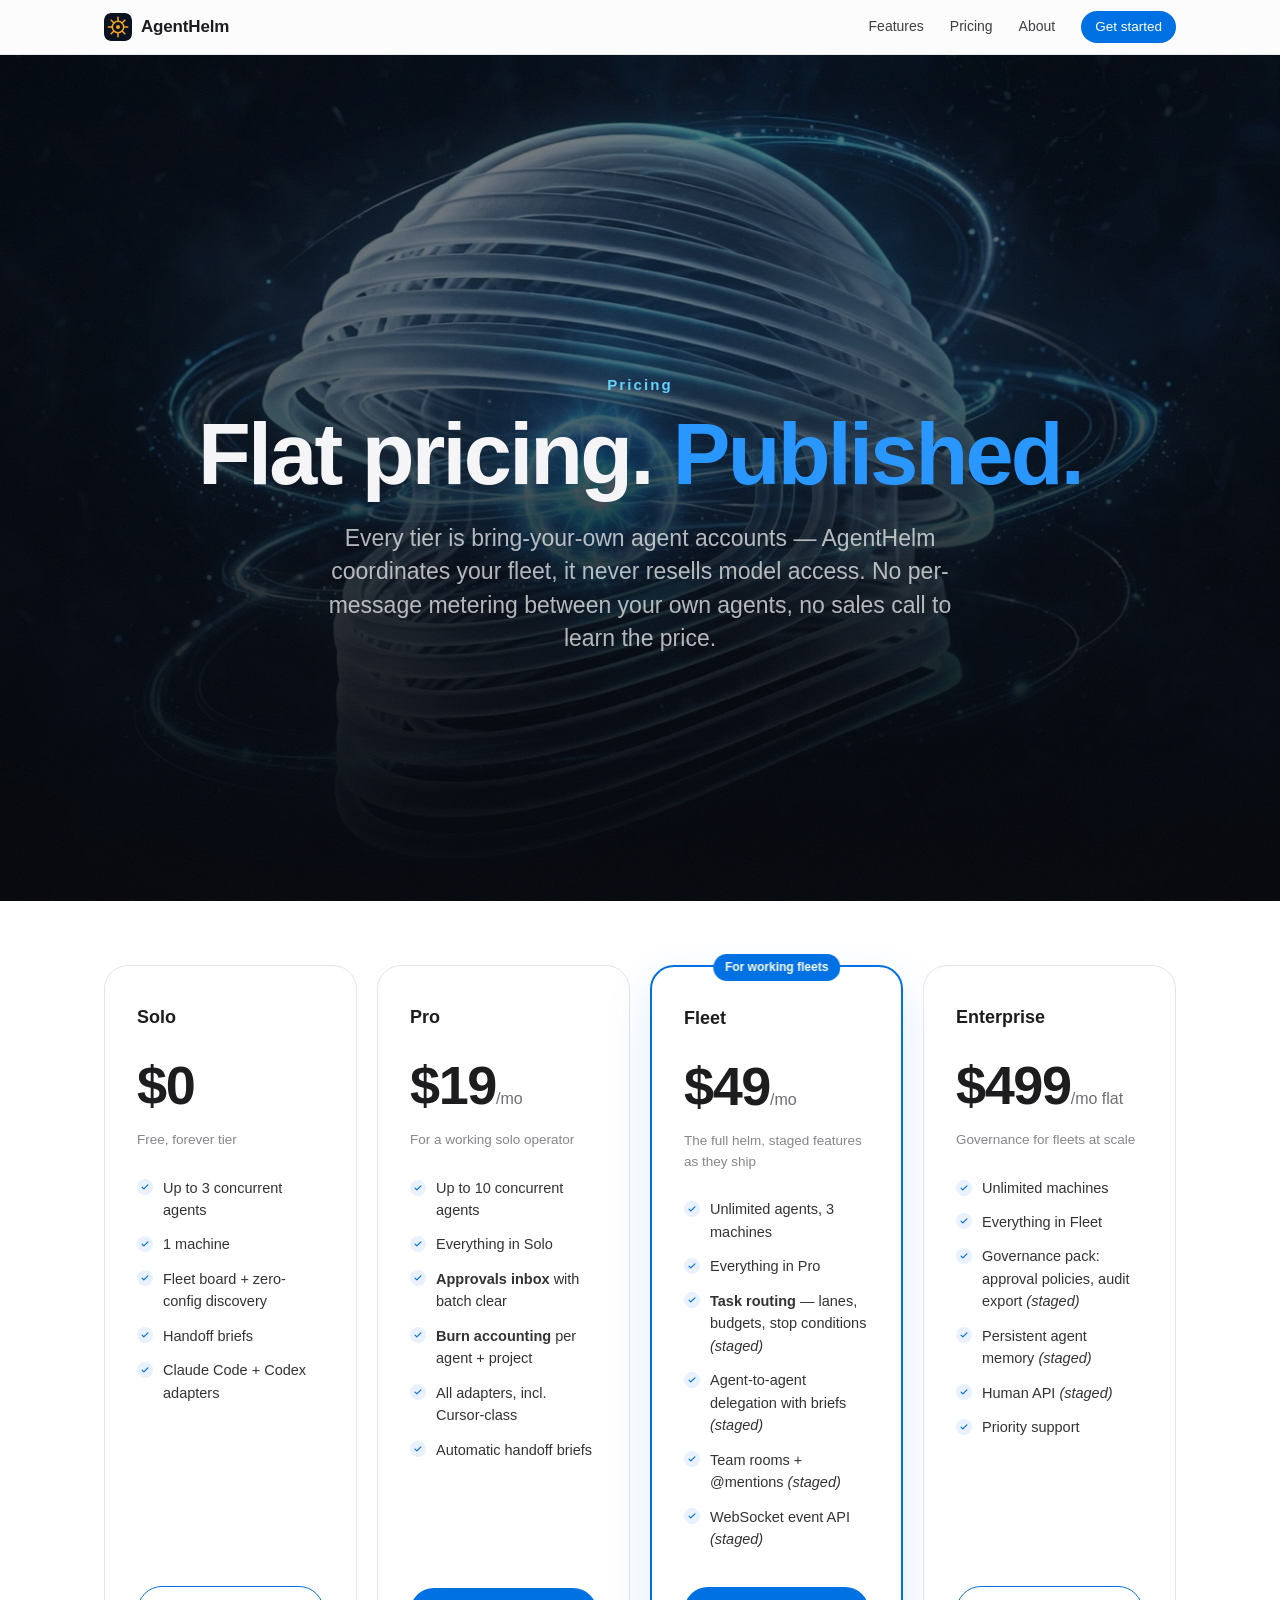
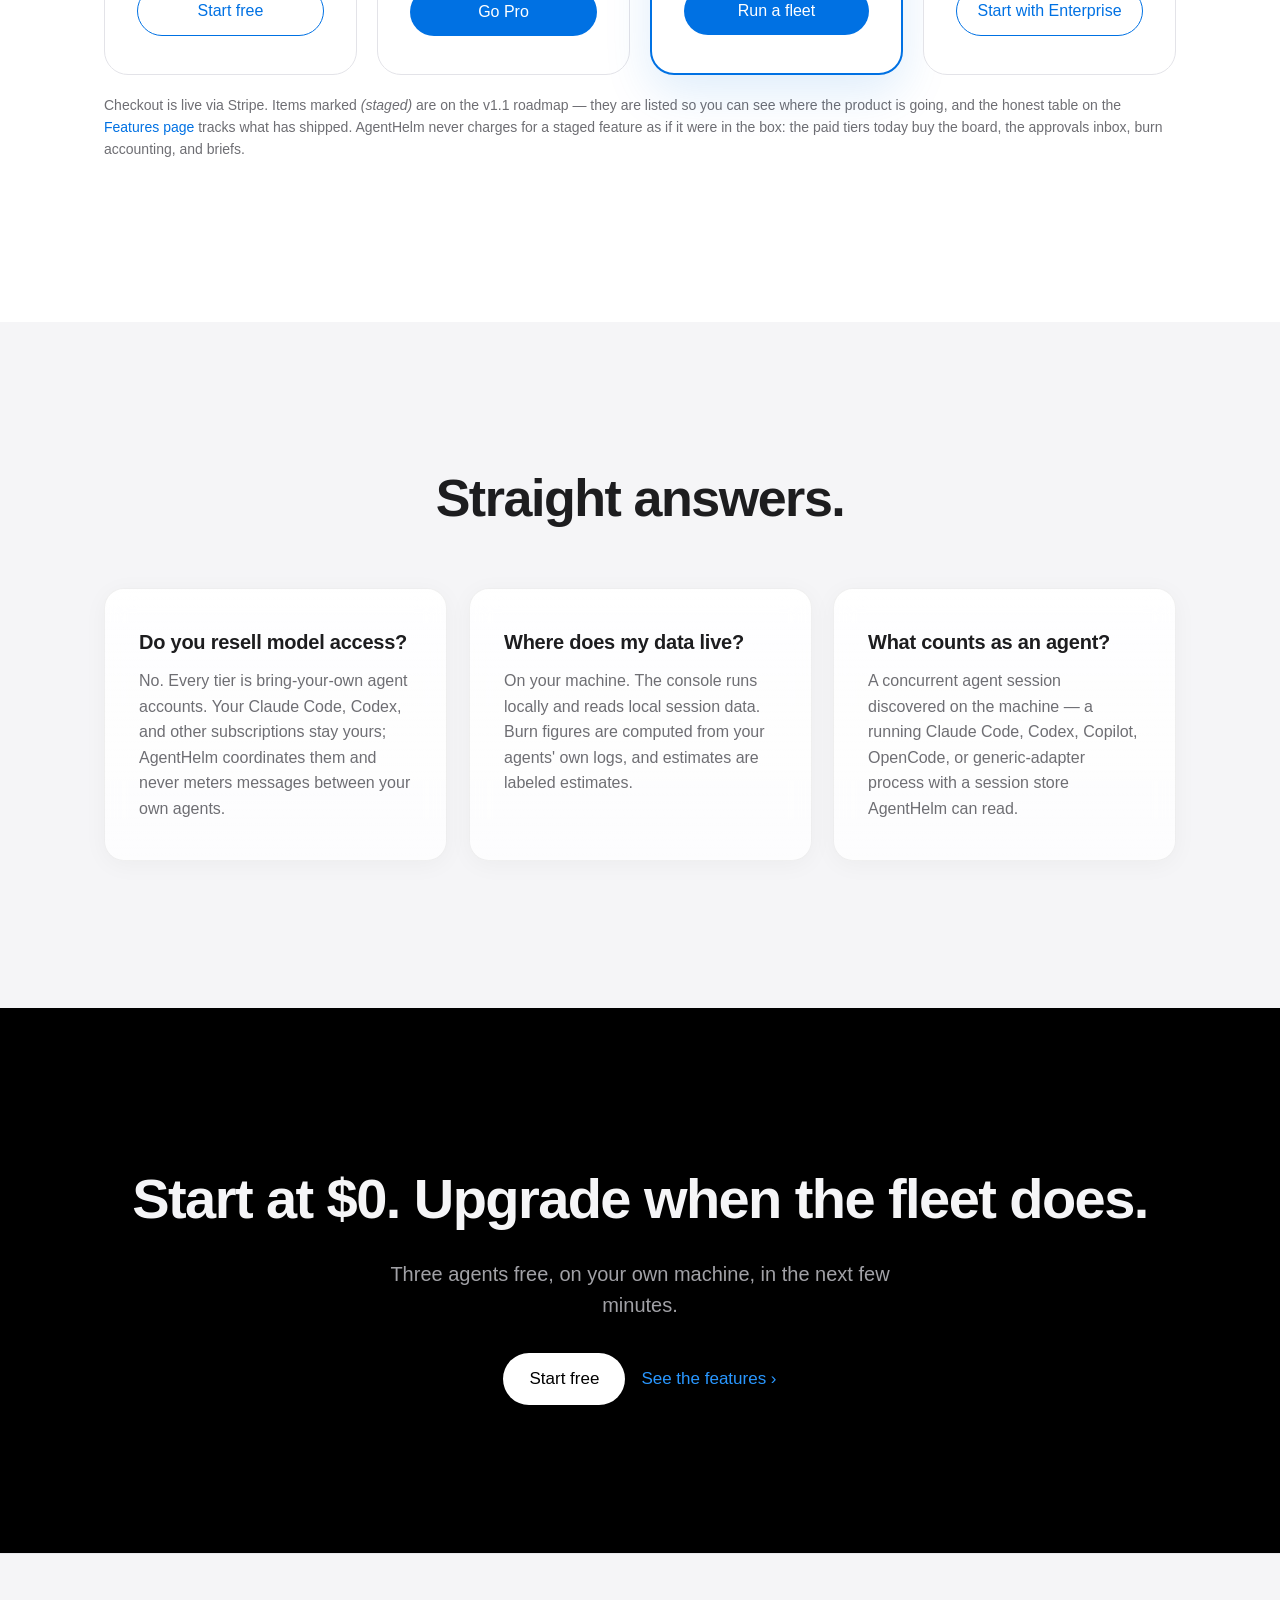
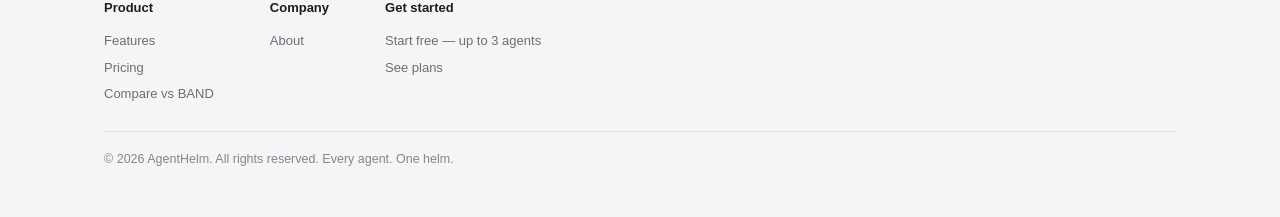
<file: site/pricing.html>
<!doctype html>
<html lang="en">
<head>
<meta charset="utf-8">
<meta name="viewport" content="width=device-width, initial-scale=1">
<title>Pricing — AgentHelm</title>
<meta name="description" content="AgentHelm pricing: Free for up to 3 agents, Pro $19/mo, Fleet $49/mo, Enterprise $499/mo flat. Published prices, bring your own agent accounts.">
<meta property="og:title" content="Pricing — AgentHelm">
<meta property="og:description" content="Flat, published pricing: $0 / $19 / $49 / $499. Bring your own agent accounts — AgentHelm never resells model access.">
<meta property="og:type" content="website">
<meta property="og:url" content="https://agenthelm.lifeofmorr.com/pricing.html">
<meta property="og:image" content="https://agenthelm.lifeofmorr.com/assets/logo.svg">
<meta name="theme-color" content="#fbfbfd">
<link rel="stylesheet" href="styles.css">
<link rel="icon" type="image/svg+xml" href="assets/logo.svg">
<link rel="stylesheet" href="cinematic/cinematic.css"></head>
<body>
<header class="site"><div class="wrap nav">
<a class="brand" href="index.html"><img src="assets/logo.svg" alt="AgentHelm logo" class="brand-logo">AgentHelm</a>
<nav class="links"><a href="features.html">Features</a><a href="pricing.html">Pricing</a><a href="about.html">About</a><a class="cta" href="pricing.html">Get started</a></nav>
</div></header>

<main>
<div class="hero page wrap">
  <p class="eyebrow">Pricing</p>
  <h1>Flat pricing. <span class="hl">Published.</span></h1>
  <p class="sub">Every tier is bring-your-own agent accounts — AgentHelm coordinates your fleet, it never resells model access. No per-message metering between your own agents, no sales call to learn the price.</p>
</div>

<section class="block" style="padding-top:64px">
  <div class="wrap">
    <div class="price-grid">
      <div class="price-card">
        <h3>Solo</h3>
        <div class="amt">$0</div>
        <p class="per">Free, forever tier</p>
        <ul>
          <li>Up to 3 concurrent agents</li>
          <li>1 machine</li>
          <li>Fleet board + zero-config discovery</li>
          <li>Handoff briefs</li>
          <li>Claude Code + Codex adapters</li>
        </ul>
        <a class="btn ghost" href="about.html">Start free</a>
      </div>
      <div class="price-card">
        <h3>Pro</h3>
        <div class="amt">$19<span>/mo</span></div>
        <p class="per">For a working solo operator</p>
        <ul>
          <li>Up to 10 concurrent agents</li>
          <li>Everything in Solo</li>
          <li><b>Approvals inbox</b> with batch clear</li>
          <li><b>Burn accounting</b> per agent + project</li>
          <li>All adapters, incl. Cursor-class</li>
          <li>Automatic handoff briefs</li>
        </ul>
        <a class="btn" href="https://buy.stripe.com/9B69AS5ZB1sucxmadP8so3B">Go Pro</a>
      </div>
      <div class="price-card flag">
        <span class="badge">For working fleets</span>
        <h3>Fleet</h3>
        <div class="amt">$49<span>/mo</span></div>
        <p class="per">The full helm, staged features as they ship</p>
        <ul>
          <li>Unlimited agents, 3 machines</li>
          <li>Everything in Pro</li>
          <li><b>Task routing</b> — lanes, budgets, stop conditions <em>(staged)</em></li>
          <li>Agent-to-agent delegation with briefs <em>(staged)</em></li>
          <li>Team rooms + @mentions <em>(staged)</em></li>
          <li>WebSocket event API <em>(staged)</em></li>
        </ul>
        <a class="btn" href="https://buy.stripe.com/8x2bJ087Jb34eFufy98so3C">Run a fleet</a>
      </div>
      <div class="price-card">
        <h3>Enterprise</h3>
        <div class="amt">$499<span>/mo flat</span></div>
        <p class="per">Governance for fleets at scale</p>
        <ul>
          <li>Unlimited machines</li>
          <li>Everything in Fleet</li>
          <li>Governance pack: approval policies, audit export <em>(staged)</em></li>
          <li>Persistent agent memory <em>(staged)</em></li>
          <li>Human API <em>(staged)</em></li>
          <li>Priority support</li>
        </ul>
        <a class="btn ghost" href="https://buy.stripe.com/8x24gy9bNc78gNC3Pr8so3D">Start with Enterprise</a>
      </div>
    </div>
    <p class="note">Checkout is live via Stripe. Items marked <em>(staged)</em> are on the v1.1 roadmap — they are listed so you can see where the product is going, and the honest table on the <a href="features.html">Features page</a> tracks what has shipped. AgentHelm never charges for a staged feature as if it were in the box: the paid tiers today buy the board, the approvals inbox, burn accounting, and briefs.</p>
  </div>
</section>

<section class="block alt">
  <div class="wrap">
    <div class="sec-head">
      <h2>Straight answers.</h2>
    </div>
    <div class="grid3">
      <div class="card"><h3>Do you resell model access?</h3><p>No. Every tier is bring-your-own agent accounts. Your Claude Code, Codex, and other subscriptions stay yours; AgentHelm coordinates them and never meters messages between your own agents.</p></div>
      <div class="card"><h3>Where does my data live?</h3><p>On your machine. The console runs locally and reads local session data. Burn figures are computed from your agents' own logs, and estimates are labeled estimates.</p></div>
      <div class="card"><h3>What counts as an agent?</h3><p>A concurrent agent session discovered on the machine — a running Claude Code, Codex, Copilot, OpenCode, or generic-adapter process with a session store AgentHelm can read.</p></div>
    </div>
  </div>
</section>

<section class="block dark cta-band">
  <div class="wrap">
    <h2>Start at $0. Upgrade when the fleet does.</h2>
    <p>Three agents free, on your own machine, in the next few minutes.</p>
    <div class="btnrow"><a class="btn white" href="about.html">Start free</a><a class="link-arrow" href="features.html" style="color:#2997ff">See the features</a></div>
  </div>
</section>
</main>

<footer class="site"><div class="wrap">
<div class="cols">
  <div class="col"><h5>Product</h5><a href="features.html">Features</a><a href="pricing.html">Pricing</a><a href="features.html">Compare vs BAND</a></div>
  <div class="col"><h5>Company</h5><a href="about.html">About</a></div>
  <div class="col"><h5>Get started</h5><a href="pricing.html">Start free — up to 3 agents</a><a href="pricing.html">See plans</a></div>
</div>
<p class="small">© 2026 AgentHelm. All rights reserved. Every agent. One helm.</p>
</div></footer>
<script src="cinematic/cinematic.js" defer data-hero="assets/hero-cine.svg" data-accent="#2997ff" data-accent-2="#64d2ff" data-pos="68% 50%"></script></body>
</html>
</file>
<file: styles.css>
/* AgentHelm — Apple-standard marketing design system, v2.
   Cinematic product pages: the console dominates every section,
   one idea per section, headline + one line, then let the product carry it.
   Light surfaces, SF Pro type at display scale, pill CTAs in #0071e3,
   real product visuals in window frames with soft shadows. */

:root{
  --ink:#1d1d1f; --sub:#6e6e73; --faint:#86868b;
  --bg:#fff; --alt:#f5f5f7; --line:#d2d2d7; --hair:rgba(0,0,0,.08);
  --blue:#0071e3; --blue-hover:#0077ed; --blue-tint:#e8f1fd;
  --amber:#b25000; --radius:20px;
  --shadow-shot:0 50px 110px rgba(0,0,0,.16), 0 6px 24px rgba(0,0,0,.05);
  --shadow-crop:0 30px 70px rgba(0,0,0,.14), 0 4px 16px rgba(0,0,0,.05);
  --shadow-card:0 4px 24px rgba(0,0,0,.04);
}
*{box-sizing:border-box}
html{scroll-behavior:smooth}
body{margin:0;background:var(--bg);color:var(--ink);
  font:17px/1.55 -apple-system,BlinkMacSystemFont,"SF Pro Text","Helvetica Neue",Helvetica,Arial,sans-serif;
  -webkit-font-smoothing:antialiased;text-rendering:optimizeLegibility}
::selection{background:#cfe6ff}
a{color:var(--blue);text-decoration:none}
a:hover{text-decoration:underline}
a:focus-visible,.btn:focus-visible{outline:2px solid var(--blue);outline-offset:3px;border-radius:6px}
img{max-width:100%}
.wrap{max-width:1120px;margin:0 auto;padding:0 24px}
.stage{max-width:1280px;margin:0 auto;padding:0 24px}
.num{font-variant-numeric:tabular-nums}

/* ---------- nav ---------- */
header.site{position:sticky;top:0;z-index:50;
  background:rgba(251,251,253,.78);backdrop-filter:saturate(180%) blur(20px);
  -webkit-backdrop-filter:saturate(180%) blur(20px);border-bottom:1px solid var(--hair)}
.nav{display:flex;align-items:center;gap:28px;height:54px}
.brand{display:flex;align-items:center;gap:9px;color:var(--ink);font-weight:600;font-size:17px;letter-spacing:-.01em}
.brand:hover{text-decoration:none}
.brand-logo{width:28px;height:28px;border-radius:7px}
nav.links{margin-left:auto;display:flex;gap:26px;align-items:center;font-size:14px}
nav.links a{color:var(--ink);opacity:.85}
nav.links a:hover{opacity:1;text-decoration:none;color:var(--blue)}
nav.links a.cta{background:var(--blue);color:#fff;opacity:1;padding:6px 14px;border-radius:980px;font-size:13.5px;font-weight:500}
nav.links a.cta:hover{background:var(--blue-hover);color:#fff}

/* ---------- type & hero ---------- */
.eyebrow{font-size:15px;font-weight:600;color:var(--blue);letter-spacing:.01em;margin:0 0 14px}
.hero{padding:118px 0 0;text-align:center}
.hero h1{font-size:clamp(48px,7vw,84px);line-height:1.05;font-weight:700;letter-spacing:-.025em;margin:0 auto 22px;max-width:900px}
.hero h1 .hl{color:var(--blue)}
.hero .sub{font-size:clamp(19px,2.5vw,23px);line-height:1.45;color:var(--sub);max-width:680px;margin:0 auto 32px}
.hero .fineprint{font-size:13.5px;color:var(--faint);margin:18px 0 0}
.hero.page{padding:104px 0 0}
.btnrow{display:flex;gap:16px;flex-wrap:wrap;align-items:center}
.hero .btnrow{justify-content:center}
.btn{display:inline-block;background:var(--blue);color:#fff;font-size:17px;font-weight:500;
  padding:13px 26px;border-radius:980px;transition:background .18s ease}
.btn:hover{background:var(--blue-hover);text-decoration:none}
.btn.ghost{background:transparent;color:var(--blue);border:1.5px solid var(--blue)}
.btn.ghost:hover{background:var(--blue-tint)}
.btn.white{background:#fff;color:#000}
.btn.white:hover{background:#e8e8ec}
.link-arrow{font-size:17px}
.link-arrow::after{content:" ›"}

/* ---------- product window frames & detail crops ---------- */
.window{border-radius:22px;overflow:hidden;background:#0b1220;
  box-shadow:var(--shadow-shot);border:1px solid rgba(0,0,0,.09);text-align:left}
.window-bar{display:flex;align-items:center;gap:7px;background:#fbfbfd;
  padding:11px 16px;border-bottom:1px solid #e8e8ec}
.window-bar .dot{width:12px;height:12px;border-radius:50%}
.window-bar .dot.r{background:#ff5f57}.window-bar .dot.y{background:#febc2e}.window-bar .dot.g{background:#28c840}
.window-bar .url{margin:0 auto;background:#eef0f3;color:var(--sub);font-size:12.5px;
  padding:3px 16px;border-radius:6px;white-space:nowrap;overflow:hidden;text-overflow:ellipsis}
.window img{display:block;width:100%;height:auto}
.hero .window{margin-top:76px}
.crop{border-radius:18px;overflow:hidden;box-shadow:var(--shadow-crop);
  border:1px solid rgba(0,0,0,.07);background:#0b1220}
.crop img{display:block;width:100%;height:auto}
.detail{max-width:880px;margin:52px auto 0}
.shot-caption{font-size:13.5px;color:var(--faint);text-align:center;margin:20px auto 0;max-width:640px}

/* ---------- sections ---------- */
section.block{padding:148px 0}
section.block.alt{background:var(--alt)}
section.block.dark{background:#000;color:#f5f5f7}
section.block.dark .lead{color:#a1a1a6}
.sec-head{max-width:780px;margin:0 auto 60px;text-align:center}
.sec-head.left{margin:0 0 48px;text-align:left}
.sec-head h2,.split h2{font-size:clamp(34px,4.8vw,52px);line-height:1.1;font-weight:700;letter-spacing:-.022em;margin:0 0 16px}
.sec-head .lead,.split .lead{font-size:20px;line-height:1.5;color:var(--sub);margin:0}
.feature .sec-head{margin-bottom:0}
.feature .window{margin-top:64px}
.split{display:grid;grid-template-columns:1fr 1.18fr;gap:64px;align-items:center}
.split.flip .split-copy{order:2}
.split.flip .split-visual{order:1}
ul.checks{list-style:none;margin:26px 0 0;padding:0}
ul.checks li{position:relative;padding:7px 0 7px 32px;font-size:16.5px}
ul.checks li::before{content:"";position:absolute;left:0;top:9px;width:20px;height:20px;border-radius:50%;
  background:var(--blue-tint) url("data:image/svg+xml,%3Csvg xmlns='http://www.w3.org/2000/svg' viewBox='0 0 24 24'%3E%3Cpath d='M5 12.5l4.2 4.2L19 7' fill='none' stroke='%230071e3' stroke-width='2.6' stroke-linecap='round' stroke-linejoin='round'/%3E%3C/svg%3E") center/12px no-repeat}
ul.checks li b{font-weight:600}
ul.checks.tri{display:grid;grid-template-columns:repeat(3,1fr);gap:12px 36px;
  max-width:1080px;margin:52px auto 0;text-align:left}

/* ---------- cards & grids ---------- */
.grid3{display:grid;grid-template-columns:repeat(3,1fr);gap:22px}
.card{background:#fff;border:1px solid rgba(0,0,0,.05);border-radius:var(--radius);
  padding:38px 34px;box-shadow:var(--shadow-card)}
.on-white .card{background:var(--alt);border-color:transparent;box-shadow:none}
.card h3{margin:0 0 10px;font-size:20px;font-weight:600;letter-spacing:-.012em}
.card p{margin:0;color:var(--sub);font-size:16px;line-height:1.6}
.icon-chip{display:inline-flex;align-items:center;justify-content:center;margin-bottom:16px}
.icon-chip svg{width:30px;height:30px;stroke:var(--blue);fill:none;stroke-width:1.6;stroke-linecap:round;stroke-linejoin:round}

/* ---------- tool strip / chips ---------- */
.toolstrip{text-align:center;padding:40px 0 4px;color:var(--faint);font-size:14.5px}
.toolstrip b{color:var(--sub);font-weight:600}
.chiprow{display:flex;gap:10px;flex-wrap:wrap;margin-top:26px}
.tchip{border:1px solid var(--line);border-radius:980px;padding:9px 17px;font-size:14.5px;font-weight:500;background:#fff}
.tchip span{color:var(--faint);font-weight:400}
kbd{background:#fff;border:1px solid var(--line);border-bottom-width:2.5px;border-radius:6px;
  padding:1px 8px;font:13.5px ui-monospace,SFMono-Regular,Menlo,monospace;color:var(--ink)}

/* ---------- steps ---------- */
.steps{display:grid;grid-template-columns:repeat(3,1fr);gap:22px}
.step{padding:6px 4px}
.step .n{font-size:15px;font-weight:700;color:var(--blue);letter-spacing:.06em}
.step h3{font-size:22px;margin:12px 0 10px;letter-spacing:-.012em}
.step p{color:var(--sub);margin:0;font-size:16.5px;line-height:1.6}

/* ---------- comparison table ---------- */
.tablecard{background:#fff;border:1px solid rgba(0,0,0,.06);border-radius:var(--radius);
  box-shadow:var(--shadow-card);overflow:hidden}
table.cmp{width:100%;border-collapse:collapse;font-size:15.5px}
table.cmp th,table.cmp td{padding:17px 22px;border-bottom:1px solid #eeeef0;text-align:left;vertical-align:top}
table.cmp tr:last-child td{border-bottom:none}
table.cmp th{color:var(--faint);font-size:12.5px;text-transform:uppercase;letter-spacing:.07em;font-weight:600;background:#fbfbfd}
table.cmp td.yes{color:var(--ink)}
table.cmp .ck{color:var(--blue);font-weight:700}
table.cmp .staged{color:var(--amber);font-weight:500;white-space:nowrap}
.note{color:var(--sub);font-size:14px;margin-top:20px}

/* ---------- pricing ---------- */
.price-grid{display:grid;grid-template-columns:repeat(4,1fr);gap:20px;align-items:stretch}
.price-card{background:#fff;border:1px solid #e3e3e8;border-radius:24px;padding:38px 32px;
  display:flex;flex-direction:column;position:relative}
.price-card.flag{border:2px solid var(--blue);box-shadow:0 18px 48px rgba(0,113,227,.13)}
.price-card .badge{position:absolute;top:-13px;left:50%;transform:translateX(-50%);
  background:var(--blue);color:#fff;font-size:12px;font-weight:600;padding:4px 12px;border-radius:980px;white-space:nowrap}
.price-card h3{margin:0;font-size:18px;font-weight:600}
.price-card .amt{font-size:54px;font-weight:700;letter-spacing:-.025em;margin:12px 0 2px}
.price-card .amt span{font-size:16px;color:var(--sub);font-weight:400;letter-spacing:0}
.price-card .per{color:var(--faint);font-size:13.5px;margin:0 0 20px}
.price-card ul{list-style:none;margin:0 0 30px;padding:0}
.price-card li{position:relative;padding:6px 0 6px 26px;font-size:14.5px;color:#333336}
.price-card li::before{content:"";position:absolute;left:0;top:8.5px;width:16px;height:16px;border-radius:50%;
  background:var(--blue-tint) url("data:image/svg+xml,%3Csvg xmlns='http://www.w3.org/2000/svg' viewBox='0 0 24 24'%3E%3Cpath d='M5 12.5l4.2 4.2L19 7' fill='none' stroke='%230071e3' stroke-width='2.8' stroke-linecap='round' stroke-linejoin='round'/%3E%3C/svg%3E") center/10px no-repeat}
.price-card .btn{margin-top:auto;text-align:center;font-size:16px;padding:12px 18px}

/* ---------- CTA band & footer ---------- */
.cta-band{text-align:center}
.cta-band h2{font-size:clamp(36px,5vw,56px);letter-spacing:-.022em;margin:0 0 16px}
.cta-band p{color:#a1a1a6;font-size:20px;max-width:560px;margin:0 auto 32px}
.cta-band .btnrow{justify-content:center}
footer.site{background:var(--alt);border-top:1px solid #e8e8ec;margin-top:0;padding:44px 0 48px;font-size:13px;color:var(--sub)}
footer.site .cols{display:flex;gap:56px;flex-wrap:wrap;padding-bottom:24px;border-bottom:1px solid #e3e3e6;margin-bottom:18px}
footer.site .col h5{margin:0 0 10px;font-size:13px;color:var(--ink);font-weight:600}
footer.site .col a{display:block;color:var(--sub);padding:3px 0}
footer.site .col a:hover{color:var(--ink)}
footer.site .small{color:var(--faint);font-size:12.5px;margin:0}

/* ---------- about ---------- */
.bigmark{display:flex;align-items:center;justify-content:center;background:var(--alt);
  border-radius:28px;padding:84px}
.bigmark img{width:208px;height:208px;border-radius:48px;box-shadow:0 24px 54px rgba(0,0,0,.18)}
.lede{font-size:clamp(21px,2.9vw,26px);line-height:1.5;letter-spacing:-.012em;max-width:840px}
.lede b{font-weight:600}

/* ---------- responsive ---------- */
@media (max-width:1024px){
  .grid3,.steps{grid-template-columns:repeat(2,1fr)}
  .price-grid{grid-template-columns:repeat(2,1fr)}
  .split{grid-template-columns:1fr;gap:36px}
  .split.flip .split-copy{order:1}.split.flip .split-visual{order:2}
  ul.checks.tri{grid-template-columns:1fr;max-width:560px}
}
@media (max-width:680px){
  body{font-size:16px}
  .hero{padding:72px 0 0}
  .hero.page{padding:64px 0 0}
  section.block{padding:84px 0}
  .feature .window{margin-top:40px}
  .hero .window{margin-top:48px}
  .grid3,.steps,.price-grid{grid-template-columns:1fr}
  nav.links a:not(.cta){display:none}
  .window-bar .url{display:none}
  .detail{margin-top:36px}
  table.cmp th,table.cmp td{padding:12px 13px;font-size:14px}
}
</file>
<file: cinematic/cinematic.css>
/* ============================================================
   CINEMATIC KIT v3.2 — shared visual layer for the portfolio fleet
   Don's directive 2026-11-01: "3d render, beautiful apple design,
   cinematic everything — every business."

   v3.2 polish (2026-11-01, from Wave 1-A field reports — defects
   diagnosed at render level against the staged trees):
   (a) .cine-stage / .cine-layer now carry the stage background.
       Hero webps arrive in mixed aspect ratios inside the fixed
       1600x900 SVG wrapper, whose <image> letterboxes them (meet),
       leaving transparent bands in the render. With no stage
       background those bands showed the page behind the bleed —
       flat gray blocks at the stage's top corners + a top seam.
   (b) .eyebrow / .kicker pills no longer stretch full-width:
       as flex items of .cine-hero they were blockified + stretched
       (align-items default), turning the template's light pill into
       a gray bar. They now shrink-wrap, centered, as dark glass.
   (c) The shared template's dark-section rule (.dark{background:
       #000}) hits hero CTA rows (class "cta-row dark"), painting a
       solid black bar across the stage. CTA rows on the stage are
       now transparent; the brand-colored buttons sit on the stage.

   A VISUAL LAYER ONLY. It never changes copy, prices, Stripe
   links, or form actions. It layers on top of the v2 Apple design
   system through the hooks the fleet already uses:
   .hero, header.site, .card, .btn, section rhythm.

   Activation: <body class="cine"> + <link> this file LAST in head
   + cinematic.js before </body>. The hero stage markup is
   injected by cinematic.js from the script tag's data-hero /
   data-accent attributes — pages need no hero markup edits.

   Per-business skin = CSS variables on the .cine-stage element
   (set from the script tag's data attributes by the JS):
     --cine-accent   primary glow / CTA accent on the dark stage
     --cine-accent-2 secondary glow (links, gradients)
     --cine-pos      object-position for the hero render
   ============================================================ */

:root{
  --cine-stage-bg:#05070d;
  --cine-ink:#f5f5f7;
  --cine-ink-2:rgba(245,245,247,.72);
  --cine-ink-3:rgba(245,245,247,.55);
  --cine-accent:#2997ff;
  --cine-accent-2:#64d2ff;
  --cine-ease:cubic-bezier(.22,.61,.21,1);
  --cine-font:-apple-system,BlinkMacSystemFont,"SF Pro Display","SF Pro Text","Helvetica Neue",Arial,sans-serif;
}

/* ---------- cinematic hero stage ---------- */
.cine-hero{
  position:relative;
  isolation:isolate;
  /* visible so a full-bleed stage can escape a container-clipped hero;
     the stage clips itself via its own overflow:hidden */
  overflow:visible !important;
  background:var(--cine-stage-bg) !important;
  color:var(--cine-ink) !important;
  min-height:94svh;
  display:flex;
  flex-direction:column;
  justify-content:center;
  padding-top:120px;
  padding-bottom:96px;
}
.cine-stage{
  position:absolute;
  inset:0;
  z-index:-1;
  overflow:hidden;
  pointer-events:none;
  /* v3.2(a): the stage paints its own background so any letterbox
     band in the hero render reads as stage-black, never as the
     light page showing through the bleed (gray corner blocks). */
  background:var(--cine-stage-bg);
}
/* full-bleed escape for heroes inside a max-width container */
.cine-stage.cine-bleed{
  width:100vw;
  left:50%;
  margin-left:-50vw;
}
.cine-layer{position:absolute;inset:0;will-change:transform;background:var(--cine-stage-bg)}
.cine-layer img{
  width:100%;height:100%;
  object-fit:cover;
  object-position:var(--cine-pos,50% 50%);
  transform:scale(1.14);
  animation:cine-push 2.6s var(--cine-ease) both;
}
@keyframes cine-push{from{transform:scale(1.26)}to{transform:scale(1.14)}}
.cine-scrim{
  position:absolute;inset:0;
  background:
    linear-gradient(180deg,rgba(4,6,12,.52) 0%,rgba(4,6,12,.68) 46%,rgba(4,6,12,.9) 82%,var(--cine-stage-bg) 100%),
    radial-gradient(120% 90% at 50% 0%,transparent 40%,rgba(4,6,12,.35) 100%);
}
.cine-glow{
  position:absolute;inset:0;
  background:radial-gradient(55% 42% at 50% 34%,var(--cine-accent) 0%,transparent 70%);
  opacity:.16;
  mix-blend-mode:screen;
}
.cine-vignette{
  position:absolute;inset:0;
  background:radial-gradient(115% 100% at 50% 42%,transparent 55%,rgba(0,0,0,.5) 100%);
}
/* film grain — SVG noise, static, cheap */
.cine-grain{
  position:absolute;inset:0;opacity:.05;
  background-image:url("data:image/svg+xml,%3Csvg xmlns='http://www.w3.org/2000/svg' width='140' height='140'%3E%3Cfilter id='n'%3E%3CfeTurbulence type='fractalNoise' baseFrequency='0.9' numOctaves='2'/%3E%3C/filter%3E%3Crect width='140' height='140' filter='url(%23n)' opacity='1'/%3E%3C/svg%3E");
}

/* ---------- hero typography on the dark stage ---------- */
/* Fleet layers (site-ten) set hero type with !important — the kit is the
   final visual layer, so its stage typography answers in kind. Buttons are
   deliberately NOT forced: each site's brand CTA color stays sovereign. */
.cine-hero h1{
  color:var(--cine-ink) !important;
  font-size:clamp(2.9rem,7.2vw,5.4rem) !important;
  line-height:1.04 !important;
  letter-spacing:-.032em !important;
  font-weight:700;
  text-wrap:balance;
}
.cine-hero h1 .hl{color:var(--cine-accent) !important}
.cine-hero .eyebrow,.cine-hero .kicker{
  color:var(--cine-accent-2);
  letter-spacing:.14em;
  /* v3.2(b): shrink-wrap the pill. As a flex item of .cine-hero the
     template's inline-block pill was blockified + stretched into a
     full-width light bar; now it hugs its text, centered (the
     template heroes center their type), restyled as dark glass so
     it belongs on the stage in both flex and wrapped heroes. */
  align-self:center;
  width:fit-content;
  max-width:100%;
  margin-inline:auto;
  background:rgba(255,255,255,.08);
  border:1px solid rgba(255,255,255,.18);
  border-radius:980px;
  padding:6px 14px;
  -webkit-backdrop-filter:blur(8px);
  backdrop-filter:blur(8px);
}
.cine-hero .sub,.cine-hero .lead,.cine-hero p.sub{color:var(--cine-ink-2) !important}
.cine-hero .fineprint,.cine-hero .shot-caption,.cine-hero .toolstrip{color:var(--cine-ink-3) !important}
.cine-hero .toolstrip b{color:var(--cine-ink-2)}
.cine-hero .link-arrow{color:var(--cine-accent-2)}
.cine-hero .btn{
  background:var(--cine-accent);
  color:#fff;
  box-shadow:0 8px 32px rgba(0,0,0,.45),0 0 0 1px rgba(255,255,255,.08) inset;
}
.cine-hero .btn:hover{background:var(--cine-accent);filter:brightness(1.12)}
/* v3.2(c): the shared template's dark-section rule (.dark) paints
   any .dark element solid #000 — including hero CTA rows carrying
   class "cta-row dark", which read as a black bar across the stage.
   On the stage the row itself is transparent; the buttons (brand
   accent above, ghost glass below) sit directly on the render. */
.cine-hero .cta-row,.cine-hero .btn-row,.cine-hero .btnrow,
.cine-hero .cta-row.dark,.cine-hero .btn-row.dark,.cine-hero .btnrow.dark{
  background:transparent !important;
  box-shadow:none !important;
}
.cine-hero .btn.ghost,.cine-hero .btn.white{
  background:rgba(255,255,255,.08);
  color:var(--cine-ink);
  border:1px solid rgba(255,255,255,.28);
  -webkit-backdrop-filter:blur(12px);
  backdrop-filter:blur(12px);
  box-shadow:none;
}
/* product visual sitting on the stage gets a deep glass frame */
.cine-hero .window,.cine-hero .panel{
  box-shadow:0 60px 120px rgba(0,0,0,.55),0 8px 28px rgba(0,0,0,.4),0 0 0 1px rgba(255,255,255,.09);
}

/* ---------- frosted nav: scroll shadow ---------- */
body.cine header.site{transition:box-shadow .45s var(--cine-ease)}
body.cine header.site.cine-scrolled{box-shadow:0 12px 34px rgba(0,0,0,.13)}

/* ---------- 3D tilt cards ---------- */
.cine-tilt{
  transform-style:preserve-3d;
  will-change:transform;
  transition:transform .5s var(--cine-ease),box-shadow .5s var(--cine-ease);
  position:relative;
}
.cine-tilt::after{
  content:"";position:absolute;inset:0;border-radius:inherit;
  background:radial-gradient(420px circle at var(--cine-mx,50%) var(--cine-my,50%),rgba(255,255,255,.14),transparent 65%);
  opacity:0;transition:opacity .35s ease;pointer-events:none;
}
.cine-tilt.cine-tilting{transition:transform .08s linear,box-shadow .3s ease}
.cine-tilt.cine-tilting::after{opacity:1}
.cine-tilt:hover{
  box-shadow:0 34px 68px rgba(0,0,0,.17),0 4px 16px rgba(0,0,0,.07);
}
/* glass depth for panels on light sections */
body.cine .card{
  background:linear-gradient(180deg,rgba(255,255,255,.92),rgba(255,255,255,.78));
  -webkit-backdrop-filter:saturate(160%) blur(14px);
  backdrop-filter:saturate(160%) blur(14px);
  border:1px solid rgba(0,0,0,.06);
}

/* ---------- reveal choreography (non-.reveal pages only;
   pages with the v2 .reveal system keep theirs) ---------- */
[data-cine-reveal]{
  opacity:0;
  transform:translateY(34px) scale(.985);
  transition:opacity 1s var(--cine-ease),transform 1s var(--cine-ease);
}
[data-cine-reveal].cine-in{opacity:1;transform:none}

/* ---------- section rhythm ---------- */
body.cine h2{letter-spacing:-.028em}
body.cine section .lead{max-width:46ch}

/* ---------- mobile / safety ---------- */
@media (max-width:734px){
  .cine-hero{min-height:88svh;padding-top:96px;padding-bottom:72px}
  .cine-hero h1{font-size:clamp(2.35rem,11.5vw,3.2rem)}
}
html,body{overflow-x:clip}

/* ---------- reduced motion: everything settles ---------- */
@media (prefers-reduced-motion:reduce){
  .cine-layer img{animation:none;transform:scale(1.05)}
  .cine-layer{transform:none !important}
  .cine-tilt{transform:none !important;transition:none}
  .cine-tilt::after{display:none}
  [data-cine-reveal]{opacity:1;transform:none;transition:none}
  html{scroll-behavior:auto}
}
</file>
<file: cinematic/cine-interact.css>
/* ============================================================
   CINEMATIC KIT — INTERACTIVE MODULES (shared styles)
   Companion to cinematic.css. Every module archetype (CALC,
   CHECK, SIM, CONFIG, QUIZ) renders inside a .cine-mod mount
   as one dark cinematic glass panel, themed by the kit tokens:

     --cine-accent    set inline on the .cine-mod element
     --cine-accent-2  set inline on the .cine-mod element

   Modules are a functional layer: they never restyle the page
   around them, and every module ends in a .cmod-cta slot the
   site fills with its real link (Stripe / partner / page CTA).
   Sample or simulated data always carries a visible Demo chip.
   ============================================================ */

.cine-mod{
  --cine-accent:#2997ff;
  --cine-accent-2:#64d2ff;
  --cmod-bg:#05070d;
  --cmod-panel:linear-gradient(180deg,rgba(255,255,255,.055),rgba(255,255,255,.02));
  --cmod-line:rgba(255,255,255,.1);
  --cmod-ink:#f5f5f7;
  --cmod-ink-2:rgba(245,245,247,.72);
  --cmod-ink-3:rgba(245,245,247,.5);
  --cmod-ease:cubic-bezier(.22,.61,.21,1);
  font-family:var(--cine-font,-apple-system,BlinkMacSystemFont,"SF Pro Display","SF Pro Text","Helvetica Neue",Arial,sans-serif);
  margin:8px auto 0;
  max-width:1060px;
}
.cmod-panel{
  position:relative;
  background:
    radial-gradient(90% 120% at 50% -30%,color-mix(in srgb,var(--cine-accent) 14%,transparent),transparent 60%),
    linear-gradient(180deg,#0a0e18,#05070d);
  border:1px solid var(--cmod-line);
  border-radius:26px;
  box-shadow:0 50px 100px rgba(0,0,0,.35),0 6px 24px rgba(0,0,0,.25),0 0 0 1px rgba(255,255,255,.03) inset;
  color:var(--cmod-ink);
  padding:clamp(22px,4.5vw,44px);
  overflow:hidden;
}
.cmod-panel::before{ /* film-grain wash, matches the hero stage */
  content:"";position:absolute;inset:0;opacity:.05;pointer-events:none;
  background-image:url("data:image/svg+xml,%3Csvg xmlns='http://www.w3.org/2000/svg' width='140' height='140'%3E%3Cfilter id='n'%3E%3CfeTurbulence type='fractalNoise' baseFrequency='0.9' numOctaves='2'/%3E%3C/filter%3E%3Crect width='140' height='140' filter='url(%23n)' opacity='1'/%3E%3C/svg%3E");
}
.cmod-panel > *{position:relative}

/* ---------- head ---------- */
.cmod-eyebrow{
  font-size:12.5px;font-weight:700;letter-spacing:.14em;text-transform:uppercase;
  color:var(--cine-accent-2);margin:0 0 10px;
}
.cmod-title{
  font-size:clamp(1.55rem,3.4vw,2.3rem);font-weight:700;letter-spacing:-.026em;
  line-height:1.12;margin:0 0 10px;color:var(--cmod-ink);text-wrap:balance;
}
.cmod-intro{color:var(--cmod-ink-2);font-size:16.5px;line-height:1.55;margin:0 0 8px;max-width:62ch}
.cmod-demo{
  display:inline-flex;align-items:center;gap:7px;
  font-size:12px;font-weight:600;letter-spacing:.04em;
  color:var(--cmod-ink);background:rgba(255,255,255,.08);
  border:1px solid var(--cmod-line);border-radius:980px;padding:5px 12px;
}
.cmod-demo::before{content:"";width:7px;height:7px;border-radius:50%;background:var(--cine-accent-2)}
.cmod-note{color:var(--cmod-ink-3);font-size:13.5px;line-height:1.55;margin:14px 0 0}

/* ---------- layout ---------- */
.cmod-grid{display:grid;grid-template-columns:1fr 1fr;gap:clamp(20px,4vw,44px);margin-top:26px}
.cmod-col{min-width:0}
@media (max-width:820px){.cmod-grid{grid-template-columns:1fr}}

/* ---------- controls ---------- */
.cmod-field{margin:0 0 22px}
.cmod-field-head{display:flex;justify-content:space-between;align-items:baseline;gap:12px;margin-bottom:8px}
.cmod-label{font-size:14.5px;font-weight:600;color:var(--cmod-ink)}
.cmod-value{
  font-size:15px;font-weight:700;color:var(--cine-accent-2);
  font-variant-numeric:tabular-nums;white-space:nowrap;
}
.cmod-hint{font-size:13px;color:var(--cmod-ink-3);margin:6px 0 0;line-height:1.45}
.cine-mod input[type="range"]{
  -webkit-appearance:none;appearance:none;width:100%;height:34px;background:transparent;cursor:pointer;margin:0;
}
.cine-mod input[type="range"]::-webkit-slider-runnable-track{
  height:6px;border-radius:3px;
  background:linear-gradient(90deg,var(--cine-accent) var(--cmod-fill,50%),rgba(255,255,255,.14) var(--cmod-fill,50%));
}
.cine-mod input[type="range"]::-webkit-slider-thumb{
  -webkit-appearance:none;appearance:none;width:26px;height:26px;border-radius:50%;
  background:#fff;border:none;margin-top:-10px;
  box-shadow:0 4px 14px rgba(0,0,0,.5),0 0 0 1px rgba(0,0,0,.12);
}
.cine-mod input[type="range"]::-moz-range-track{height:6px;border-radius:3px;background:rgba(255,255,255,.14)}
.cine-mod input[type="range"]::-moz-range-progress{height:6px;border-radius:3px;background:var(--cine-accent)}
.cine-mod input[type="range"]::-moz-range-thumb{
  width:26px;height:26px;border-radius:50%;background:#fff;border:none;
  box-shadow:0 4px 14px rgba(0,0,0,.5);
}
.cine-mod input[type="range"]:focus-visible{outline:2px solid var(--cine-accent-2);outline-offset:2px;border-radius:8px}
.cmod-num{
  width:100%;background:rgba(255,255,255,.06);border:1px solid var(--cmod-line);
  border-radius:12px;color:var(--cmod-ink);font-size:16px;padding:11px 14px;
  font-variant-numeric:tabular-nums;
}
.cmod-num:focus{outline:2px solid var(--cine-accent);outline-offset:1px}

/* ---------- outputs ---------- */
.cmod-out{
  background:var(--cmod-panel);border:1px solid var(--cmod-line);border-radius:18px;
  padding:18px 20px;margin:0 0 14px;
}
.cmod-out .cmod-out-label{font-size:13px;font-weight:600;letter-spacing:.05em;text-transform:uppercase;color:var(--cmod-ink-3);margin:0 0 4px}
.cmod-out .cmod-out-num{
  font-size:clamp(1.7rem,3.6vw,2.5rem);font-weight:700;letter-spacing:-.024em;line-height:1.05;
  color:var(--cmod-ink);font-variant-numeric:tabular-nums;
}
.cmod-out.hero-out{border-color:color-mix(in srgb,var(--cine-accent) 45%,transparent)}
.cmod-out.hero-out .cmod-out-num{color:var(--cine-accent-2)}
.cmod-out .cmod-out-sub{font-size:13.5px;color:var(--cmod-ink-2);margin:5px 0 0;line-height:1.45}

/* ---------- CTA slot ---------- */
.cmod-cta-row{display:flex;flex-wrap:wrap;gap:12px;align-items:center;margin-top:22px}
.cmod-cta{
  display:inline-block;background:var(--cine-accent);color:#fff !important;text-decoration:none;
  padding:13px 28px;border-radius:980px;font-weight:600;font-size:15.5px;line-height:1.3;
  box-shadow:0 10px 30px rgba(0,0,0,.4),0 0 0 1px rgba(255,255,255,.08) inset;
  transition:filter .25s var(--cmod-ease),transform .25s var(--cmod-ease);
}
.cmod-cta:hover{filter:brightness(1.12);text-decoration:none}
.cmod-cta:active{transform:scale(.98)}
.cmod-cta.ghost{
  background:rgba(255,255,255,.08);color:var(--cmod-ink) !important;
  border:1px solid rgba(255,255,255,.25);box-shadow:none;
  -webkit-backdrop-filter:blur(10px);backdrop-filter:blur(10px);
}
.cmod-cta-note{font-size:13px;color:var(--cmod-ink-3)}

/* ---------- step flow (CHECK / QUIZ) ---------- */
.cmod-progress{height:6px;border-radius:3px;background:rgba(255,255,255,.12);overflow:hidden;margin:22px 0 26px}
.cmod-progress > i{display:block;height:100%;background:linear-gradient(90deg,var(--cine-accent),var(--cine-accent-2));border-radius:3px;transition:width .5s var(--cmod-ease)}
.cmod-step-q{font-size:clamp(1.15rem,2.4vw,1.45rem);font-weight:650;letter-spacing:-.018em;line-height:1.3;margin:0 0 6px}
.cmod-step-help{color:var(--cmod-ink-2);font-size:15px;margin:0 0 18px;line-height:1.5}
.cmod-opts{display:grid;gap:10px}
.cmod-opt{
  display:flex;gap:12px;align-items:flex-start;text-align:left;width:100%;
  background:rgba(255,255,255,.05);border:1px solid var(--cmod-line);border-radius:16px;
  color:var(--cmod-ink);font-size:16px;font-weight:550;line-height:1.4;
  padding:15px 18px;cursor:pointer;font-family:inherit;
  transition:border-color .25s var(--cmod-ease),background .25s var(--cmod-ease),transform .25s var(--cmod-ease);
}
.cmod-opt:hover{border-color:color-mix(in srgb,var(--cine-accent) 55%,transparent);background:rgba(255,255,255,.08)}
.cmod-opt[aria-checked="true"],.cmod-opt.selected{
  border-color:var(--cine-accent);background:color-mix(in srgb,var(--cine-accent) 16%,transparent);
}
.cmod-opt .cmod-opt-sub{display:block;font-size:13.5px;font-weight:400;color:var(--cmod-ink-2);margin-top:3px}
.cmod-nav{display:flex;justify-content:space-between;gap:12px;margin-top:24px}
.cmod-btn{
  background:rgba(255,255,255,.08);border:1px solid rgba(255,255,255,.22);color:var(--cmod-ink);
  border-radius:980px;padding:11px 24px;font-size:15px;font-weight:600;cursor:pointer;font-family:inherit;
  transition:background .25s var(--cmod-ease),filter .25s var(--cmod-ease);
}
.cmod-btn:hover{background:rgba(255,255,255,.14)}
.cmod-btn.primary{background:var(--cine-accent);border-color:transparent;color:#fff}
.cmod-btn.primary:hover{filter:brightness(1.12);background:var(--cine-accent)}
.cmod-btn[disabled]{opacity:.38;cursor:default;pointer-events:none}
.cmod-result-title{font-size:clamp(1.4rem,3vw,2rem);font-weight:700;letter-spacing:-.024em;margin:0 0 8px}
.cmod-reasons{list-style:none;margin:16px 0 4px;padding:0}
.cmod-reasons li{
  padding:9px 0 9px 30px;position:relative;color:var(--cmod-ink-2);font-size:15.5px;line-height:1.5;
  border-bottom:1px solid rgba(255,255,255,.07);
}
.cmod-reasons li:last-child{border-bottom:none}
.cmod-reasons li::before{content:"→";position:absolute;left:4px;color:var(--cine-accent-2);font-weight:700}
.cmod-reasons li b,.cmod-reasons li strong{color:var(--cmod-ink)}

/* ---------- SIM board ---------- */
.cmod-sim-board{display:grid;gap:10px;margin-top:24px}
.cmod-agent{
  background:rgba(255,255,255,.045);border:1px solid var(--cmod-line);border-radius:16px;
  padding:13px 16px;
}
.cmod-agent-head{display:flex;justify-content:space-between;align-items:baseline;gap:10px;flex-wrap:wrap}
.cmod-agent-name{font-weight:650;font-size:15px;color:var(--cmod-ink)}
.cmod-agent-name span{color:var(--cmod-ink-3);font-weight:500}
.cmod-agent-task{font-size:13px;color:var(--cmod-ink-2)}
.cmod-pill{
  font-size:11.5px;font-weight:700;letter-spacing:.05em;text-transform:uppercase;
  border-radius:980px;padding:4px 11px;white-space:nowrap;
}
.cmod-pill.working{background:color-mix(in srgb,var(--cine-accent) 22%,transparent);color:var(--cine-accent-2)}
.cmod-pill.waiting{background:rgba(255,159,10,.18);color:#ffb340}
.cmod-pill.stalled{background:rgba(255,69,58,.16);color:#ff6961}
.cmod-pill.done{background:rgba(48,209,88,.16);color:#30d158}
.cmod-pill.queued{background:rgba(255,255,255,.09);color:var(--cmod-ink-2)}
.cmod-track{height:8px;border-radius:4px;background:rgba(255,255,255,.1);margin-top:11px;overflow:hidden}
.cmod-track > i{
  display:block;height:100%;border-radius:4px;width:0;
  background:linear-gradient(90deg,var(--cine-accent),var(--cine-accent-2));
  transition:width .3s linear;
}
.cmod-agent.waiting .cmod-track > i{background:linear-gradient(90deg,#ff9f0a,#ffd60a)}
.cmod-agent.stalled .cmod-track > i{background:linear-gradient(90deg,#ff453a,#ff9f0a)}
.cmod-agent.done .cmod-track > i{background:linear-gradient(90deg,#30d158,#64d2ff)}
.cmod-sim-meta{
  display:flex;flex-wrap:wrap;gap:10px 26px;margin-top:18px;
  font-size:14px;color:var(--cmod-ink-2);font-variant-numeric:tabular-nums;
}
.cmod-sim-meta b{color:var(--cmod-ink);font-weight:700}
.cmod-inbox{
  margin-top:16px;border:1px dashed rgba(255,159,10,.5);border-radius:16px;
  padding:14px 18px;display:none;gap:12px;align-items:center;flex-wrap:wrap;
  background:rgba(255,159,10,.06);
}
.cmod-inbox.show{display:flex}
.cmod-inbox p{margin:0;font-size:14.5px;color:var(--cmod-ink);flex:1 1 220px}
.cmod-inbox p span{color:var(--cmod-ink-2)}
.cmod-controls{
  display:flex;flex-wrap:wrap;gap:14px;align-items:center;margin-top:22px;
  border-top:1px solid rgba(255,255,255,.08);padding-top:20px;
}
.cmod-controls .cmod-scrub{flex:1 1 200px;display:flex;align-items:center;gap:12px}
.cmod-controls .cmod-scrub input[type="range"]{flex:1}
.cmod-time{font-size:13px;color:var(--cmod-ink-3);font-variant-numeric:tabular-nums;white-space:nowrap}
.cmod-seg{display:inline-flex;background:rgba(255,255,255,.07);border:1px solid var(--cmod-line);border-radius:980px;padding:3px}
.cmod-seg button{
  border:none;background:transparent;color:var(--cmod-ink-2);font-family:inherit;
  font-size:13.5px;font-weight:600;padding:6px 14px;border-radius:980px;cursor:pointer;
}
.cmod-seg button[aria-pressed="true"]{background:var(--cine-accent);color:#fff}

/* ---------- CONFIG cards ---------- */
.cmod-tiers{display:grid;grid-template-columns:repeat(auto-fit,minmax(200px,1fr));gap:12px;margin-top:24px}
.cmod-tier{
  text-align:left;background:rgba(255,255,255,.05);border:1px solid var(--cmod-line);
  border-radius:18px;padding:20px;color:var(--cmod-ink);cursor:pointer;font-family:inherit;width:100%;
  transition:border-color .25s var(--cmod-ease),background .25s var(--cmod-ease);
}
.cmod-tier:hover{border-color:color-mix(in srgb,var(--cine-accent) 55%,transparent)}
.cmod-tier[aria-checked="true"]{border-color:var(--cine-accent);background:color-mix(in srgb,var(--cine-accent) 15%,transparent)}
.cmod-tier .cmod-tier-name{font-size:16px;font-weight:700;margin:0 0 2px}
.cmod-tier .cmod-tier-price{font-size:26px;font-weight:700;letter-spacing:-.02em;margin:4px 0}
.cmod-tier .cmod-tier-price span{font-size:14px;font-weight:500;color:var(--cmod-ink-2)}
.cmod-tier .cmod-tier-blurb{font-size:13.5px;color:var(--cmod-ink-2);line-height:1.45;margin:0}
.cmod-addon{
  display:flex;gap:12px;align-items:flex-start;width:100%;text-align:left;
  background:rgba(255,255,255,.04);border:1px solid var(--cmod-line);border-radius:14px;
  padding:14px 16px;color:var(--cmod-ink);cursor:pointer;font-family:inherit;font-size:15px;margin:0 0 10px;
}
.cmod-addon[aria-checked="true"]{border-color:var(--cine-accent);background:color-mix(in srgb,var(--cine-accent) 13%,transparent)}
.cmod-addon .cmod-addon-price{margin-left:auto;font-weight:700;color:var(--cine-accent-2);white-space:nowrap}
.cmod-addon .cmod-opt-sub{display:block;font-size:13px;color:var(--cmod-ink-2);margin-top:2px;font-weight:400}
.cmod-summary{
  background:var(--cmod-panel);border:1px solid var(--cmod-line);border-radius:18px;padding:20px 22px;margin-top:20px;
}
.cmod-summary .cmod-sum-line{display:flex;justify-content:space-between;gap:14px;font-size:15px;color:var(--cmod-ink-2);padding:5px 0;font-variant-numeric:tabular-nums}
.cmod-summary .cmod-sum-line.total{
  border-top:1px solid rgba(255,255,255,.12);margin-top:10px;padding-top:13px;
  font-size:19px;font-weight:700;color:var(--cmod-ink);
}

/* ---------- noscript / fallback ---------- */
.cine-mod .cmod-fallback{
  background:linear-gradient(180deg,#0a0e18,#05070d);border:1px solid rgba(255,255,255,.1);
  border-radius:26px;color:#f5f5f7;padding:30px clamp(22px,4.5vw,44px);
}
.cine-mod .cmod-fallback p{color:rgba(245,245,247,.72);line-height:1.55}

/* ---------- reduced motion ---------- */
@media (prefers-reduced-motion:reduce){
  .cmod-track > i,.cmod-progress > i{transition:none}
  .cmod-opt,.cmod-tier,.cmod-cta,.cmod-btn{transition:none}
  .cmod-cta:active{transform:none}
}
</file>
<file: site/styles.css>
/* AgentHelm — Apple-standard marketing design system, v2.
   Cinematic product pages: the console dominates every section,
   one idea per section, headline + one line, then let the product carry it.
   Light surfaces, SF Pro type at display scale, pill CTAs in #0071e3,
   real product visuals in window frames with soft shadows. */

:root{
  --ink:#1d1d1f; --sub:#6e6e73; --faint:#86868b;
  --bg:#fff; --alt:#f5f5f7; --line:#d2d2d7; --hair:rgba(0,0,0,.08);
  --blue:#0071e3; --blue-hover:#0077ed; --blue-tint:#e8f1fd;
  --amber:#b25000; --radius:20px;
  --shadow-shot:0 50px 110px rgba(0,0,0,.16), 0 6px 24px rgba(0,0,0,.05);
  --shadow-crop:0 30px 70px rgba(0,0,0,.14), 0 4px 16px rgba(0,0,0,.05);
  --shadow-card:0 4px 24px rgba(0,0,0,.04);
}
*{box-sizing:border-box}
html{scroll-behavior:smooth}
body{margin:0;background:var(--bg);color:var(--ink);
  font:17px/1.55 -apple-system,BlinkMacSystemFont,"SF Pro Text","Helvetica Neue",Helvetica,Arial,sans-serif;
  -webkit-font-smoothing:antialiased;text-rendering:optimizeLegibility}
::selection{background:#cfe6ff}
a{color:var(--blue);text-decoration:none}
a:hover{text-decoration:underline}
a:focus-visible,.btn:focus-visible{outline:2px solid var(--blue);outline-offset:3px;border-radius:6px}
img{max-width:100%}
.wrap{max-width:1120px;margin:0 auto;padding:0 24px}
.stage{max-width:1280px;margin:0 auto;padding:0 24px}
.num{font-variant-numeric:tabular-nums}

/* ---------- nav ---------- */
header.site{position:sticky;top:0;z-index:50;
  background:rgba(251,251,253,.78);backdrop-filter:saturate(180%) blur(20px);
  -webkit-backdrop-filter:saturate(180%) blur(20px);border-bottom:1px solid var(--hair)}
.nav{display:flex;align-items:center;gap:28px;height:54px}
.brand{display:flex;align-items:center;gap:9px;color:var(--ink);font-weight:600;font-size:17px;letter-spacing:-.01em}
.brand:hover{text-decoration:none}
.brand-logo{width:28px;height:28px;border-radius:7px}
nav.links{margin-left:auto;display:flex;gap:26px;align-items:center;font-size:14px}
nav.links a{color:var(--ink);opacity:.85}
nav.links a:hover{opacity:1;text-decoration:none;color:var(--blue)}
nav.links a.cta{background:var(--blue);color:#fff;opacity:1;padding:6px 14px;border-radius:980px;font-size:13.5px;font-weight:500}
nav.links a.cta:hover{background:var(--blue-hover);color:#fff}

/* ---------- type & hero ---------- */
.eyebrow{font-size:15px;font-weight:600;color:var(--blue);letter-spacing:.01em;margin:0 0 14px}
.hero{padding:118px 0 0;text-align:center}
.hero h1{font-size:clamp(48px,7vw,84px);line-height:1.05;font-weight:700;letter-spacing:-.025em;margin:0 auto 22px;max-width:900px}
.hero h1 .hl{color:var(--blue)}
.hero .sub{font-size:clamp(19px,2.5vw,23px);line-height:1.45;color:var(--sub);max-width:680px;margin:0 auto 32px}
.hero .fineprint{font-size:13.5px;color:var(--faint);margin:18px 0 0}
.hero.page{padding:104px 0 0}
.btnrow{display:flex;gap:16px;flex-wrap:wrap;align-items:center}
.hero .btnrow{justify-content:center}
.btn{display:inline-block;background:var(--blue);color:#fff;font-size:17px;font-weight:500;
  padding:13px 26px;border-radius:980px;transition:background .18s ease}
.btn:hover{background:var(--blue-hover);text-decoration:none}
.btn.ghost{background:transparent;color:var(--blue);border:1.5px solid var(--blue)}
.btn.ghost:hover{background:var(--blue-tint)}
.btn.white{background:#fff;color:#000}
.btn.white:hover{background:#e8e8ec}
.link-arrow{font-size:17px}
.link-arrow::after{content:" ›"}

/* ---------- product window frames & detail crops ---------- */
.window{border-radius:22px;overflow:hidden;background:#0b1220;
  box-shadow:var(--shadow-shot);border:1px solid rgba(0,0,0,.09);text-align:left}
.window-bar{display:flex;align-items:center;gap:7px;background:#fbfbfd;
  padding:11px 16px;border-bottom:1px solid #e8e8ec}
.window-bar .dot{width:12px;height:12px;border-radius:50%}
.window-bar .dot.r{background:#ff5f57}.window-bar .dot.y{background:#febc2e}.window-bar .dot.g{background:#28c840}
.window-bar .url{margin:0 auto;background:#eef0f3;color:var(--sub);font-size:12.5px;
  padding:3px 16px;border-radius:6px;white-space:nowrap;overflow:hidden;text-overflow:ellipsis}
.window img{display:block;width:100%;height:auto}
.hero .window{margin-top:76px}
.crop{border-radius:18px;overflow:hidden;box-shadow:var(--shadow-crop);
  border:1px solid rgba(0,0,0,.07);background:#0b1220}
.crop img{display:block;width:100%;height:auto}
.detail{max-width:880px;margin:52px auto 0}
.shot-caption{font-size:13.5px;color:var(--faint);text-align:center;margin:20px auto 0;max-width:640px}

/* ---------- sections ---------- */
section.block{padding:148px 0}
section.block.alt{background:var(--alt)}
section.block.dark{background:#000;color:#f5f5f7}
section.block.dark .lead{color:#a1a1a6}
.sec-head{max-width:780px;margin:0 auto 60px;text-align:center}
.sec-head.left{margin:0 0 48px;text-align:left}
.sec-head h2,.split h2{font-size:clamp(34px,4.8vw,52px);line-height:1.1;font-weight:700;letter-spacing:-.022em;margin:0 0 16px}
.sec-head .lead,.split .lead{font-size:20px;line-height:1.5;color:var(--sub);margin:0}
.feature .sec-head{margin-bottom:0}
.feature .window{margin-top:64px}
.split{display:grid;grid-template-columns:1fr 1.18fr;gap:64px;align-items:center}
.split.flip .split-copy{order:2}
.split.flip .split-visual{order:1}
ul.checks{list-style:none;margin:26px 0 0;padding:0}
ul.checks li{position:relative;padding:7px 0 7px 32px;font-size:16.5px}
ul.checks li::before{content:"";position:absolute;left:0;top:9px;width:20px;height:20px;border-radius:50%;
  background:var(--blue-tint) url("data:image/svg+xml,%3Csvg xmlns='http://www.w3.org/2000/svg' viewBox='0 0 24 24'%3E%3Cpath d='M5 12.5l4.2 4.2L19 7' fill='none' stroke='%230071e3' stroke-width='2.6' stroke-linecap='round' stroke-linejoin='round'/%3E%3C/svg%3E") center/12px no-repeat}
ul.checks li b{font-weight:600}
ul.checks.tri{display:grid;grid-template-columns:repeat(3,1fr);gap:12px 36px;
  max-width:1080px;margin:52px auto 0;text-align:left}

/* ---------- cards & grids ---------- */
.grid3{display:grid;grid-template-columns:repeat(3,1fr);gap:22px}
.card{background:#fff;border:1px solid rgba(0,0,0,.05);border-radius:var(--radius);
  padding:38px 34px;box-shadow:var(--shadow-card)}
.on-white .card{background:var(--alt);border-color:transparent;box-shadow:none}
.card h3{margin:0 0 10px;font-size:20px;font-weight:600;letter-spacing:-.012em}
.card p{margin:0;color:var(--sub);font-size:16px;line-height:1.6}
.icon-chip{display:inline-flex;align-items:center;justify-content:center;margin-bottom:16px}
.icon-chip svg{width:30px;height:30px;stroke:var(--blue);fill:none;stroke-width:1.6;stroke-linecap:round;stroke-linejoin:round}

/* ---------- tool strip / chips ---------- */
.toolstrip{text-align:center;padding:40px 0 4px;color:var(--faint);font-size:14.5px}
.toolstrip b{color:var(--sub);font-weight:600}
.chiprow{display:flex;gap:10px;flex-wrap:wrap;margin-top:26px}
.tchip{border:1px solid var(--line);border-radius:980px;padding:9px 17px;font-size:14.5px;font-weight:500;background:#fff}
.tchip span{color:var(--faint);font-weight:400}
kbd{background:#fff;border:1px solid var(--line);border-bottom-width:2.5px;border-radius:6px;
  padding:1px 8px;font:13.5px ui-monospace,SFMono-Regular,Menlo,monospace;color:var(--ink)}

/* ---------- steps ---------- */
.steps{display:grid;grid-template-columns:repeat(3,1fr);gap:22px}
.step{padding:6px 4px}
.step .n{font-size:15px;font-weight:700;color:var(--blue);letter-spacing:.06em}
.step h3{font-size:22px;margin:12px 0 10px;letter-spacing:-.012em}
.step p{color:var(--sub);margin:0;font-size:16.5px;line-height:1.6}

/* ---------- comparison table ---------- */
.tablecard{background:#fff;border:1px solid rgba(0,0,0,.06);border-radius:var(--radius);
  box-shadow:var(--shadow-card);overflow:hidden}
table.cmp{width:100%;border-collapse:collapse;font-size:15.5px}
table.cmp th,table.cmp td{padding:17px 22px;border-bottom:1px solid #eeeef0;text-align:left;vertical-align:top}
table.cmp tr:last-child td{border-bottom:none}
table.cmp th{color:var(--faint);font-size:12.5px;text-transform:uppercase;letter-spacing:.07em;font-weight:600;background:#fbfbfd}
table.cmp td.yes{color:var(--ink)}
table.cmp .ck{color:var(--blue);font-weight:700}
table.cmp .staged{color:var(--amber);font-weight:500;white-space:nowrap}
.note{color:var(--sub);font-size:14px;margin-top:20px}

/* ---------- pricing ---------- */
.price-grid{display:grid;grid-template-columns:repeat(4,1fr);gap:20px;align-items:stretch}
.price-card{background:#fff;border:1px solid #e3e3e8;border-radius:24px;padding:38px 32px;
  display:flex;flex-direction:column;position:relative}
.price-card.flag{border:2px solid var(--blue);box-shadow:0 18px 48px rgba(0,113,227,.13)}
.price-card .badge{position:absolute;top:-13px;left:50%;transform:translateX(-50%);
  background:var(--blue);color:#fff;font-size:12px;font-weight:600;padding:4px 12px;border-radius:980px;white-space:nowrap}
.price-card h3{margin:0;font-size:18px;font-weight:600}
.price-card .amt{font-size:54px;font-weight:700;letter-spacing:-.025em;margin:12px 0 2px}
.price-card .amt span{font-size:16px;color:var(--sub);font-weight:400;letter-spacing:0}
.price-card .per{color:var(--faint);font-size:13.5px;margin:0 0 20px}
.price-card ul{list-style:none;margin:0 0 30px;padding:0}
.price-card li{position:relative;padding:6px 0 6px 26px;font-size:14.5px;color:#333336}
.price-card li::before{content:"";position:absolute;left:0;top:8.5px;width:16px;height:16px;border-radius:50%;
  background:var(--blue-tint) url("data:image/svg+xml,%3Csvg xmlns='http://www.w3.org/2000/svg' viewBox='0 0 24 24'%3E%3Cpath d='M5 12.5l4.2 4.2L19 7' fill='none' stroke='%230071e3' stroke-width='2.8' stroke-linecap='round' stroke-linejoin='round'/%3E%3C/svg%3E") center/10px no-repeat}
.price-card .btn{margin-top:auto;text-align:center;font-size:16px;padding:12px 18px}

/* ---------- CTA band & footer ---------- */
.cta-band{text-align:center}
.cta-band h2{font-size:clamp(36px,5vw,56px);letter-spacing:-.022em;margin:0 0 16px}
.cta-band p{color:#a1a1a6;font-size:20px;max-width:560px;margin:0 auto 32px}
.cta-band .btnrow{justify-content:center}
footer.site{background:var(--alt);border-top:1px solid #e8e8ec;margin-top:0;padding:44px 0 48px;font-size:13px;color:var(--sub)}
footer.site .cols{display:flex;gap:56px;flex-wrap:wrap;padding-bottom:24px;border-bottom:1px solid #e3e3e6;margin-bottom:18px}
footer.site .col h5{margin:0 0 10px;font-size:13px;color:var(--ink);font-weight:600}
footer.site .col a{display:block;color:var(--sub);padding:3px 0}
footer.site .col a:hover{color:var(--ink)}
footer.site .small{color:var(--faint);font-size:12.5px;margin:0}

/* ---------- about ---------- */
.bigmark{display:flex;align-items:center;justify-content:center;background:var(--alt);
  border-radius:28px;padding:84px}
.bigmark img{width:208px;height:208px;border-radius:48px;box-shadow:0 24px 54px rgba(0,0,0,.18)}
.lede{font-size:clamp(21px,2.9vw,26px);line-height:1.5;letter-spacing:-.012em;max-width:840px}
.lede b{font-weight:600}

/* ---------- responsive ---------- */
@media (max-width:1024px){
  .grid3,.steps{grid-template-columns:repeat(2,1fr)}
  .price-grid{grid-template-columns:repeat(2,1fr)}
  .split{grid-template-columns:1fr;gap:36px}
  .split.flip .split-copy{order:1}.split.flip .split-visual{order:2}
  ul.checks.tri{grid-template-columns:1fr;max-width:560px}
}
@media (max-width:680px){
  body{font-size:16px}
  .hero{padding:72px 0 0}
  .hero.page{padding:64px 0 0}
  section.block{padding:84px 0}
  .feature .window{margin-top:40px}
  .hero .window{margin-top:48px}
  .grid3,.steps,.price-grid{grid-template-columns:1fr}
  nav.links a:not(.cta){display:none}
  .window-bar .url{display:none}
  .detail{margin-top:36px}
  table.cmp th,table.cmp td{padding:12px 13px;font-size:14px}
}
</file>
<file: site/cinematic/cinematic.css>
/* ============================================================
   CINEMATIC KIT v3 — shared visual layer for the portfolio fleet
   Don's directive 2026-11-01: "3d render, beautiful apple design,
   cinematic everything — every business."

   A VISUAL LAYER ONLY. It never changes copy, prices, Stripe
   links, or form actions. It layers on top of the v2 Apple design
   system through the hooks the fleet already uses:
   .hero, header.site, .card, .btn, section rhythm.

   Activation: <body class="cine"> + <link> this file LAST in head
   + cinematic.js before </body>. The hero stage markup is
   injected by cinematic.js from the script tag's data-hero /
   data-accent attributes — pages need no hero markup edits.

   Per-business skin = CSS variables on the .cine-stage element
   (set from the script tag's data attributes by the JS):
     --cine-accent   primary glow / CTA accent on the dark stage
     --cine-accent-2 secondary glow (links, gradients)
     --cine-pos      object-position for the hero render
   ============================================================ */

:root{
  --cine-stage-bg:#05070d;
  --cine-ink:#f5f5f7;
  --cine-ink-2:rgba(245,245,247,.72);
  --cine-ink-3:rgba(245,245,247,.55);
  --cine-accent:#2997ff;
  --cine-accent-2:#64d2ff;
  --cine-ease:cubic-bezier(.22,.61,.21,1);
  --cine-font:-apple-system,BlinkMacSystemFont,"SF Pro Display","SF Pro Text","Helvetica Neue",Arial,sans-serif;
}

/* ---------- cinematic hero stage ---------- */
.cine-hero{
  position:relative;
  isolation:isolate;
  /* visible so a full-bleed stage can escape a container-clipped hero;
     the stage clips itself via its own overflow:hidden */
  overflow:visible !important;
  background:var(--cine-stage-bg) !important;
  color:var(--cine-ink) !important;
  min-height:94svh;
  display:flex;
  flex-direction:column;
  justify-content:center;
  padding-top:120px;
  padding-bottom:96px;
}
.cine-stage{
  position:absolute;
  inset:0;
  z-index:-1;
  overflow:hidden;
  pointer-events:none;
}
/* full-bleed escape for heroes inside a max-width container */
.cine-stage.cine-bleed{
  width:100vw;
  left:50%;
  margin-left:-50vw;
}
.cine-layer{position:absolute;inset:0;will-change:transform}
.cine-layer img{
  width:100%;height:100%;
  object-fit:cover;
  object-position:var(--cine-pos,50% 50%);
  transform:scale(1.14);
  animation:cine-push 2.6s var(--cine-ease) both;
}
@keyframes cine-push{from{transform:scale(1.26)}to{transform:scale(1.14)}}
.cine-scrim{
  position:absolute;inset:0;
  background:
    linear-gradient(180deg,rgba(4,6,12,.52) 0%,rgba(4,6,12,.68) 46%,rgba(4,6,12,.9) 82%,var(--cine-stage-bg) 100%),
    radial-gradient(120% 90% at 50% 0%,transparent 40%,rgba(4,6,12,.35) 100%);
}
.cine-glow{
  position:absolute;inset:0;
  background:radial-gradient(55% 42% at 50% 34%,var(--cine-accent) 0%,transparent 70%);
  opacity:.16;
  mix-blend-mode:screen;
}
.cine-vignette{
  position:absolute;inset:0;
  background:radial-gradient(115% 100% at 50% 42%,transparent 55%,rgba(0,0,0,.5) 100%);
}
/* film grain — SVG noise, static, cheap */
.cine-grain{
  position:absolute;inset:0;opacity:.05;
  background-image:url("data:image/svg+xml,%3Csvg xmlns='http://www.w3.org/2000/svg' width='140' height='140'%3E%3Cfilter id='n'%3E%3CfeTurbulence type='fractalNoise' baseFrequency='0.9' numOctaves='2'/%3E%3C/filter%3E%3Crect width='140' height='140' filter='url(%23n)' opacity='1'/%3E%3C/svg%3E");
}

/* ---------- hero typography on the dark stage ---------- */
/* Fleet layers (site-ten) set hero type with !important — the kit is the
   final visual layer, so its stage typography answers in kind. Buttons are
   deliberately NOT forced: each site's brand CTA color stays sovereign. */
.cine-hero h1{
  color:var(--cine-ink) !important;
  font-size:clamp(2.9rem,7.2vw,5.4rem) !important;
  line-height:1.04 !important;
  letter-spacing:-.032em !important;
  font-weight:700;
  text-wrap:balance;
}
.cine-hero h1 .hl{color:var(--cine-accent) !important}
.cine-hero .eyebrow{
  color:var(--cine-accent-2);
  letter-spacing:.14em;
}
.cine-hero .sub,.cine-hero .lead,.cine-hero p.sub{color:var(--cine-ink-2) !important}
.cine-hero .fineprint,.cine-hero .shot-caption,.cine-hero .toolstrip{color:var(--cine-ink-3) !important}
.cine-hero .toolstrip b{color:var(--cine-ink-2)}
.cine-hero .link-arrow{color:var(--cine-accent-2)}
.cine-hero .btn{
  background:var(--cine-accent);
  color:#fff;
  box-shadow:0 8px 32px rgba(0,0,0,.45),0 0 0 1px rgba(255,255,255,.08) inset;
}
.cine-hero .btn:hover{background:var(--cine-accent);filter:brightness(1.12)}
.cine-hero .btn.ghost,.cine-hero .btn.white{
  background:rgba(255,255,255,.08);
  color:var(--cine-ink);
  border:1px solid rgba(255,255,255,.28);
  -webkit-backdrop-filter:blur(12px);
  backdrop-filter:blur(12px);
  box-shadow:none;
}
/* product visual sitting on the stage gets a deep glass frame */
.cine-hero .window,.cine-hero .panel{
  box-shadow:0 60px 120px rgba(0,0,0,.55),0 8px 28px rgba(0,0,0,.4),0 0 0 1px rgba(255,255,255,.09);
}

/* ---------- frosted nav: scroll shadow ---------- */
body.cine header.site{transition:box-shadow .45s var(--cine-ease)}
body.cine header.site.cine-scrolled{box-shadow:0 12px 34px rgba(0,0,0,.13)}

/* ---------- 3D tilt cards ---------- */
.cine-tilt{
  transform-style:preserve-3d;
  will-change:transform;
  transition:transform .5s var(--cine-ease),box-shadow .5s var(--cine-ease);
  position:relative;
}
.cine-tilt::after{
  content:"";position:absolute;inset:0;border-radius:inherit;
  background:radial-gradient(420px circle at var(--cine-mx,50%) var(--cine-my,50%),rgba(255,255,255,.14),transparent 65%);
  opacity:0;transition:opacity .35s ease;pointer-events:none;
}
.cine-tilt.cine-tilting{transition:transform .08s linear,box-shadow .3s ease}
.cine-tilt.cine-tilting::after{opacity:1}
.cine-tilt:hover{
  box-shadow:0 34px 68px rgba(0,0,0,.17),0 4px 16px rgba(0,0,0,.07);
}
/* glass depth for panels on light sections */
body.cine .card{
  background:linear-gradient(180deg,rgba(255,255,255,.92),rgba(255,255,255,.78));
  -webkit-backdrop-filter:saturate(160%) blur(14px);
  backdrop-filter:saturate(160%) blur(14px);
  border:1px solid rgba(0,0,0,.06);
}

/* ---------- reveal choreography (non-.reveal pages only;
   pages with the v2 .reveal system keep theirs) ---------- */
[data-cine-reveal]{
  opacity:0;
  transform:translateY(34px) scale(.985);
  transition:opacity 1s var(--cine-ease),transform 1s var(--cine-ease);
}
[data-cine-reveal].cine-in{opacity:1;transform:none}

/* ---------- section rhythm ---------- */
body.cine h2{letter-spacing:-.028em}
body.cine section .lead{max-width:46ch}

/* ---------- mobile / safety ---------- */
@media (max-width:734px){
  .cine-hero{min-height:88svh;padding-top:96px;padding-bottom:72px}
  .cine-hero h1{font-size:clamp(2.35rem,11.5vw,3.2rem)}
}
html,body{overflow-x:clip}

/* ---------- reduced motion: everything settles ---------- */
@media (prefers-reduced-motion:reduce){
  .cine-layer img{animation:none;transform:scale(1.05)}
  .cine-layer{transform:none !important}
  .cine-tilt{transform:none !important;transition:none}
  .cine-tilt::after{display:none}
  [data-cine-reveal]{opacity:1;transform:none;transition:none}
  html{scroll-behavior:auto}
}
</file>
